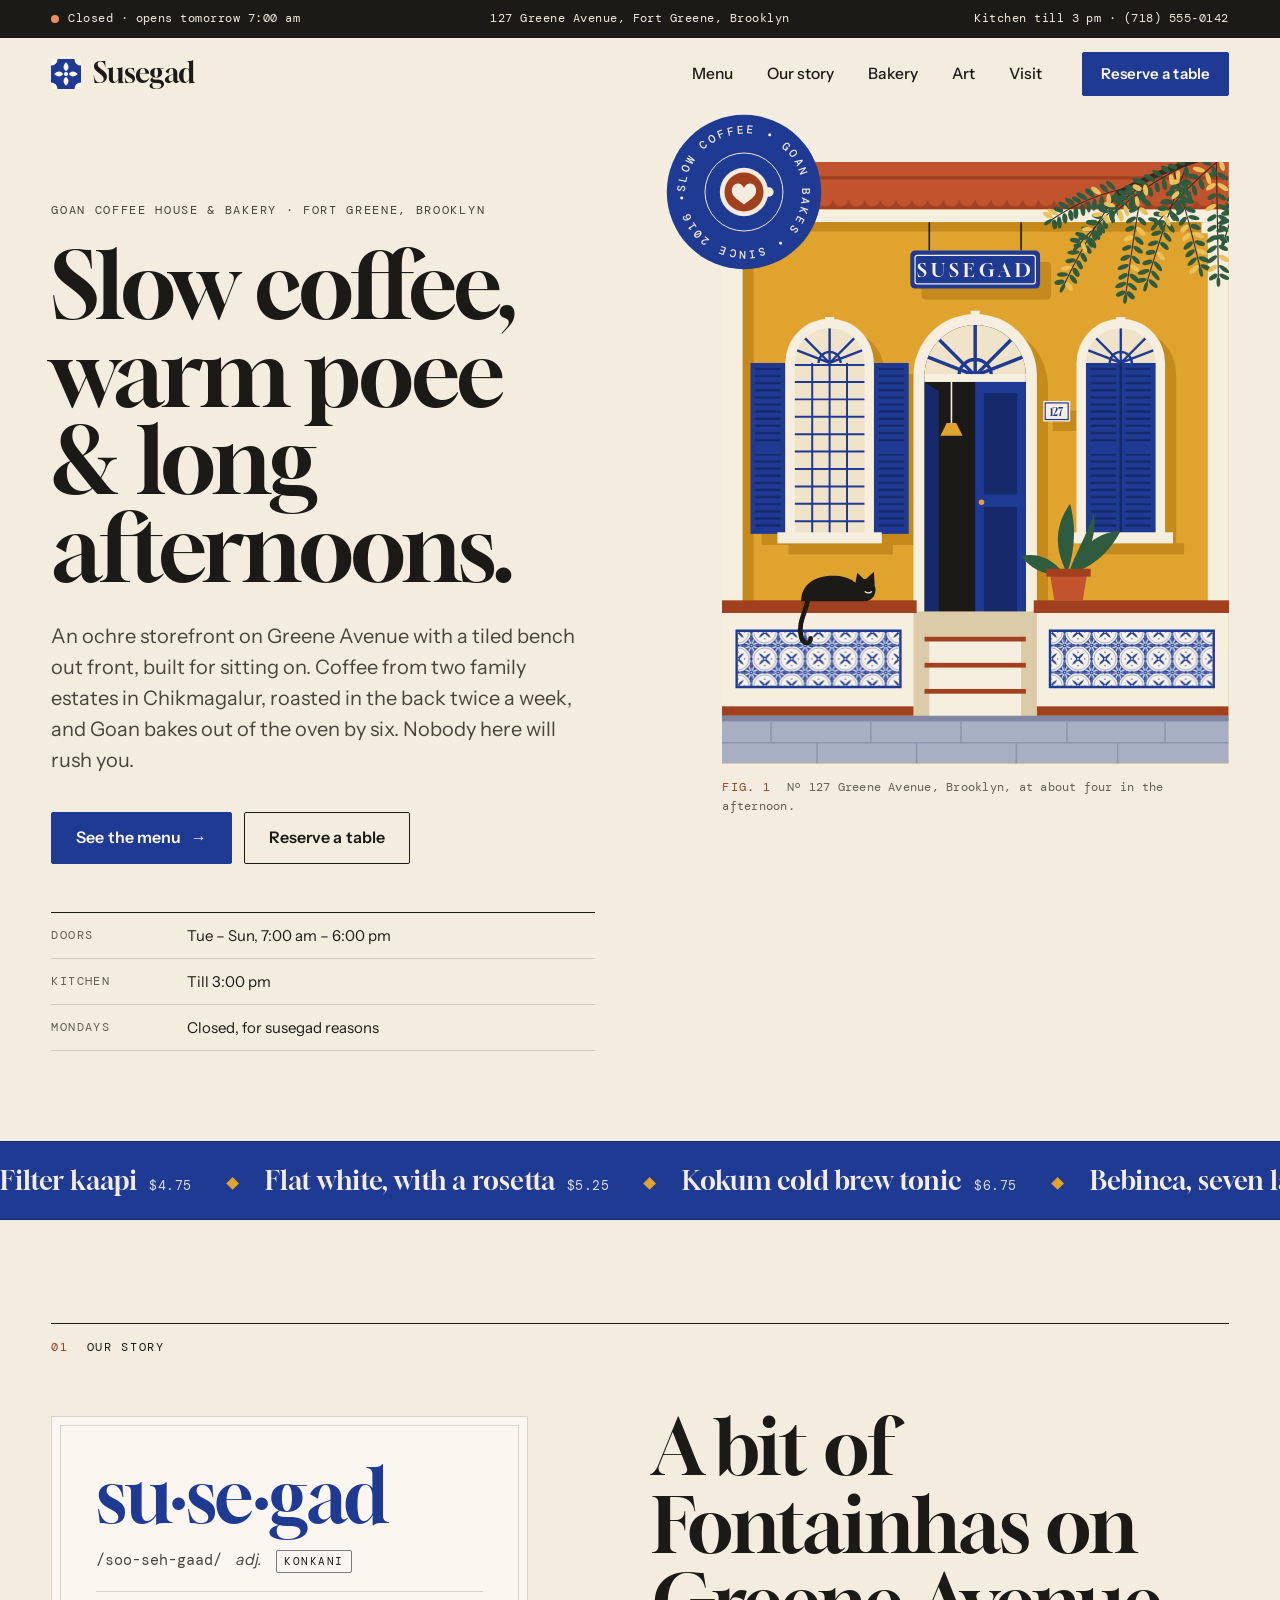
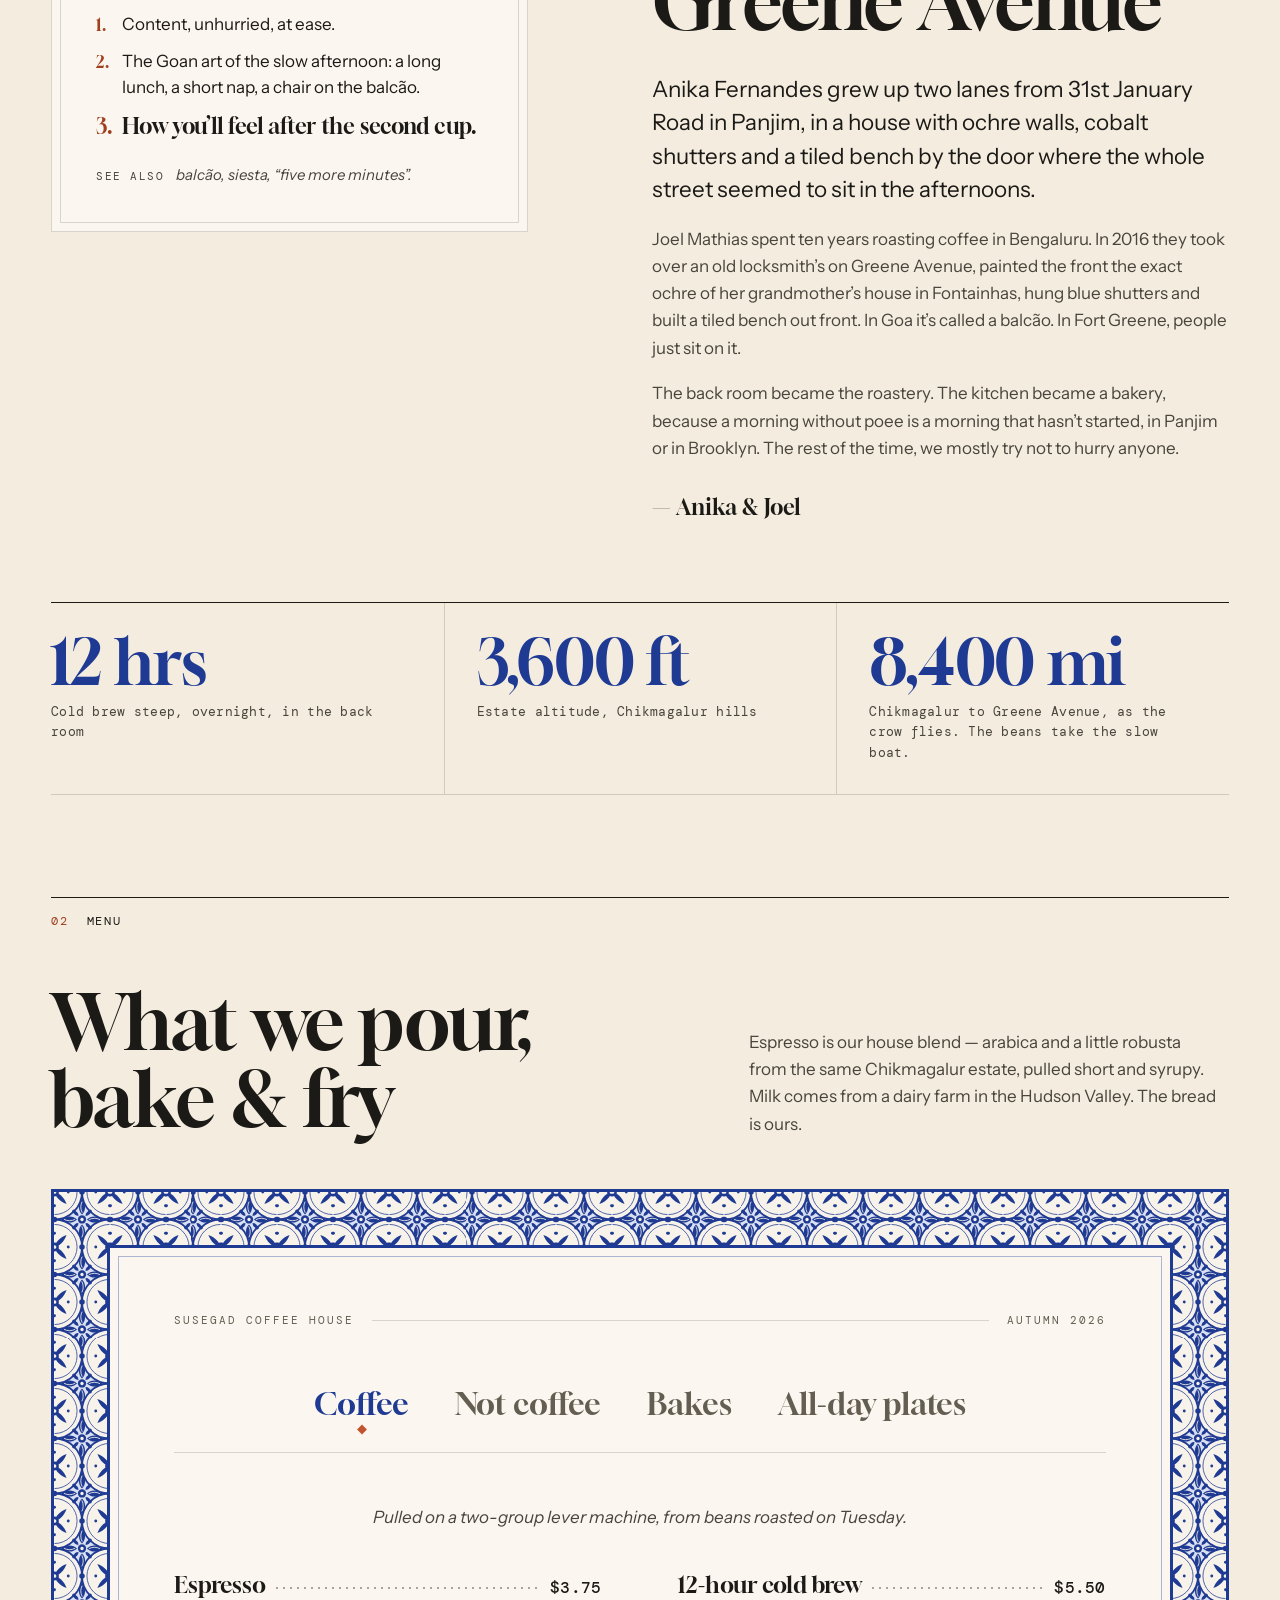
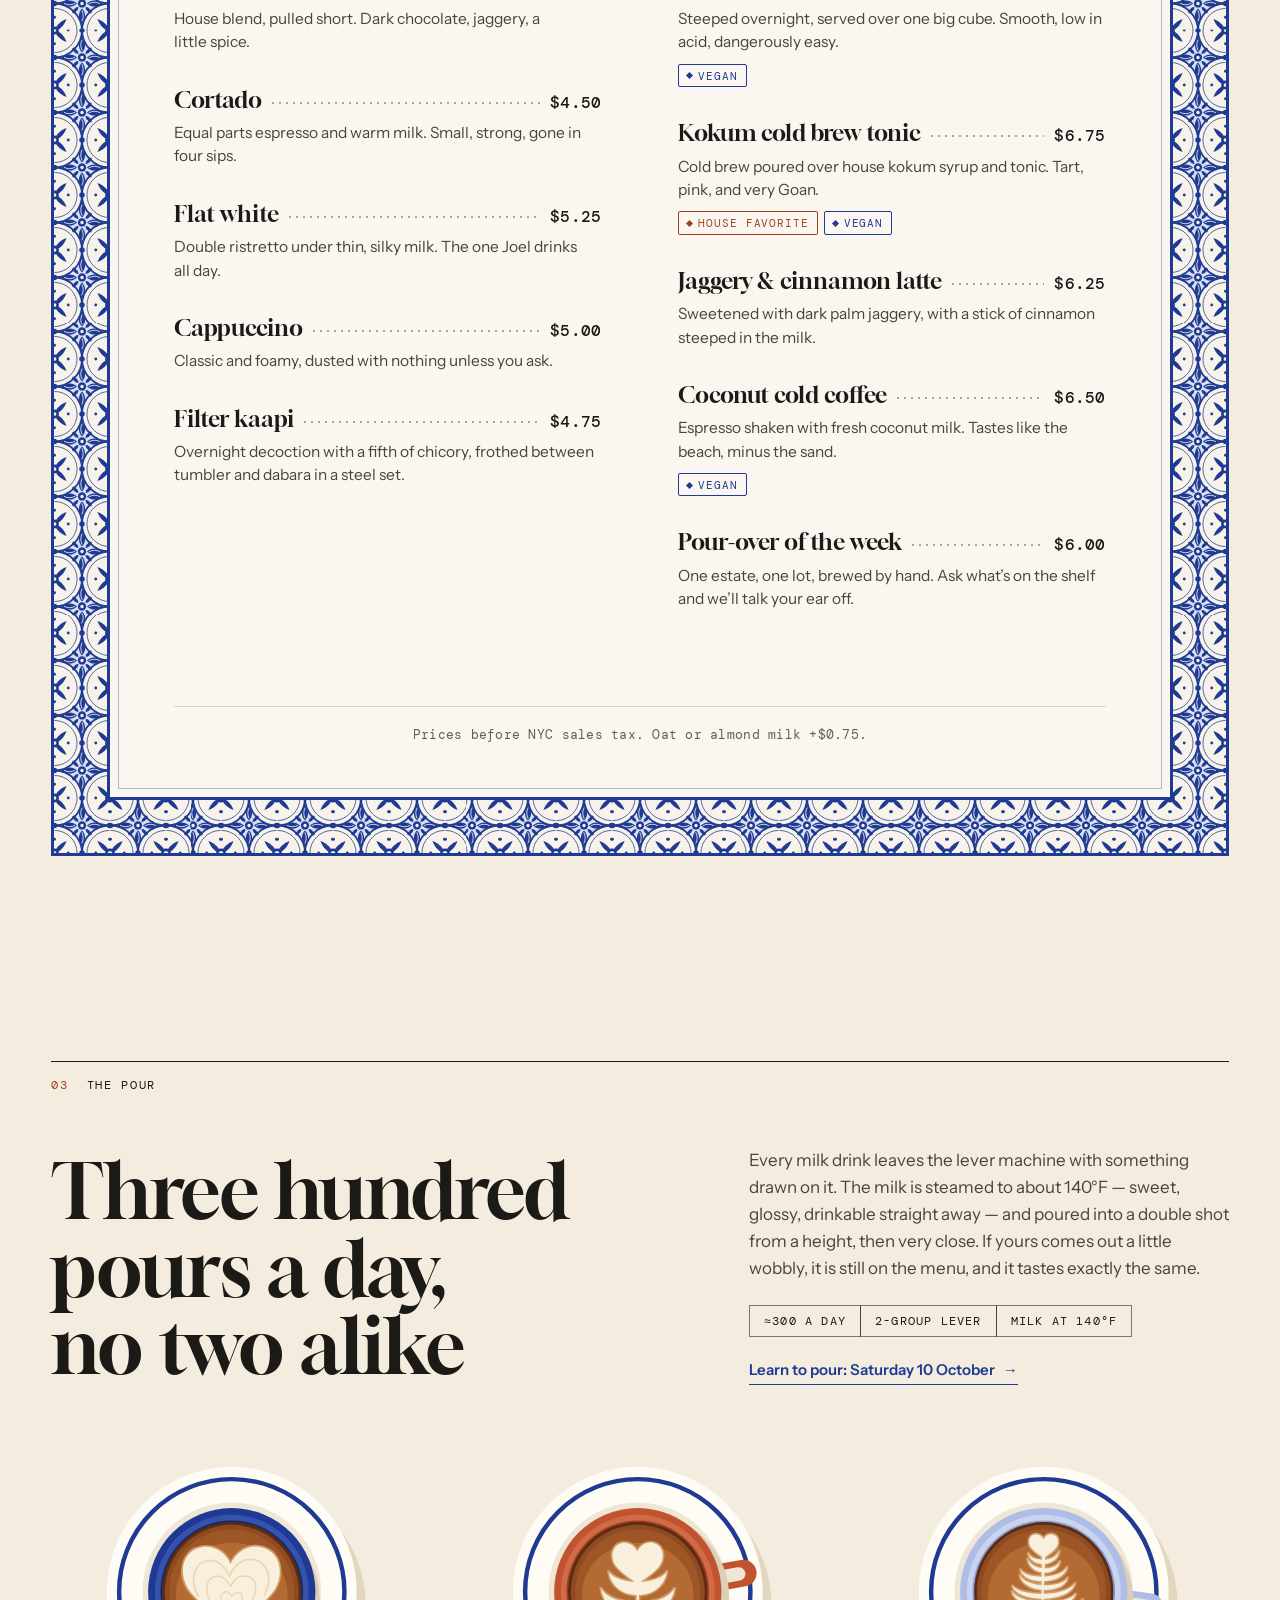
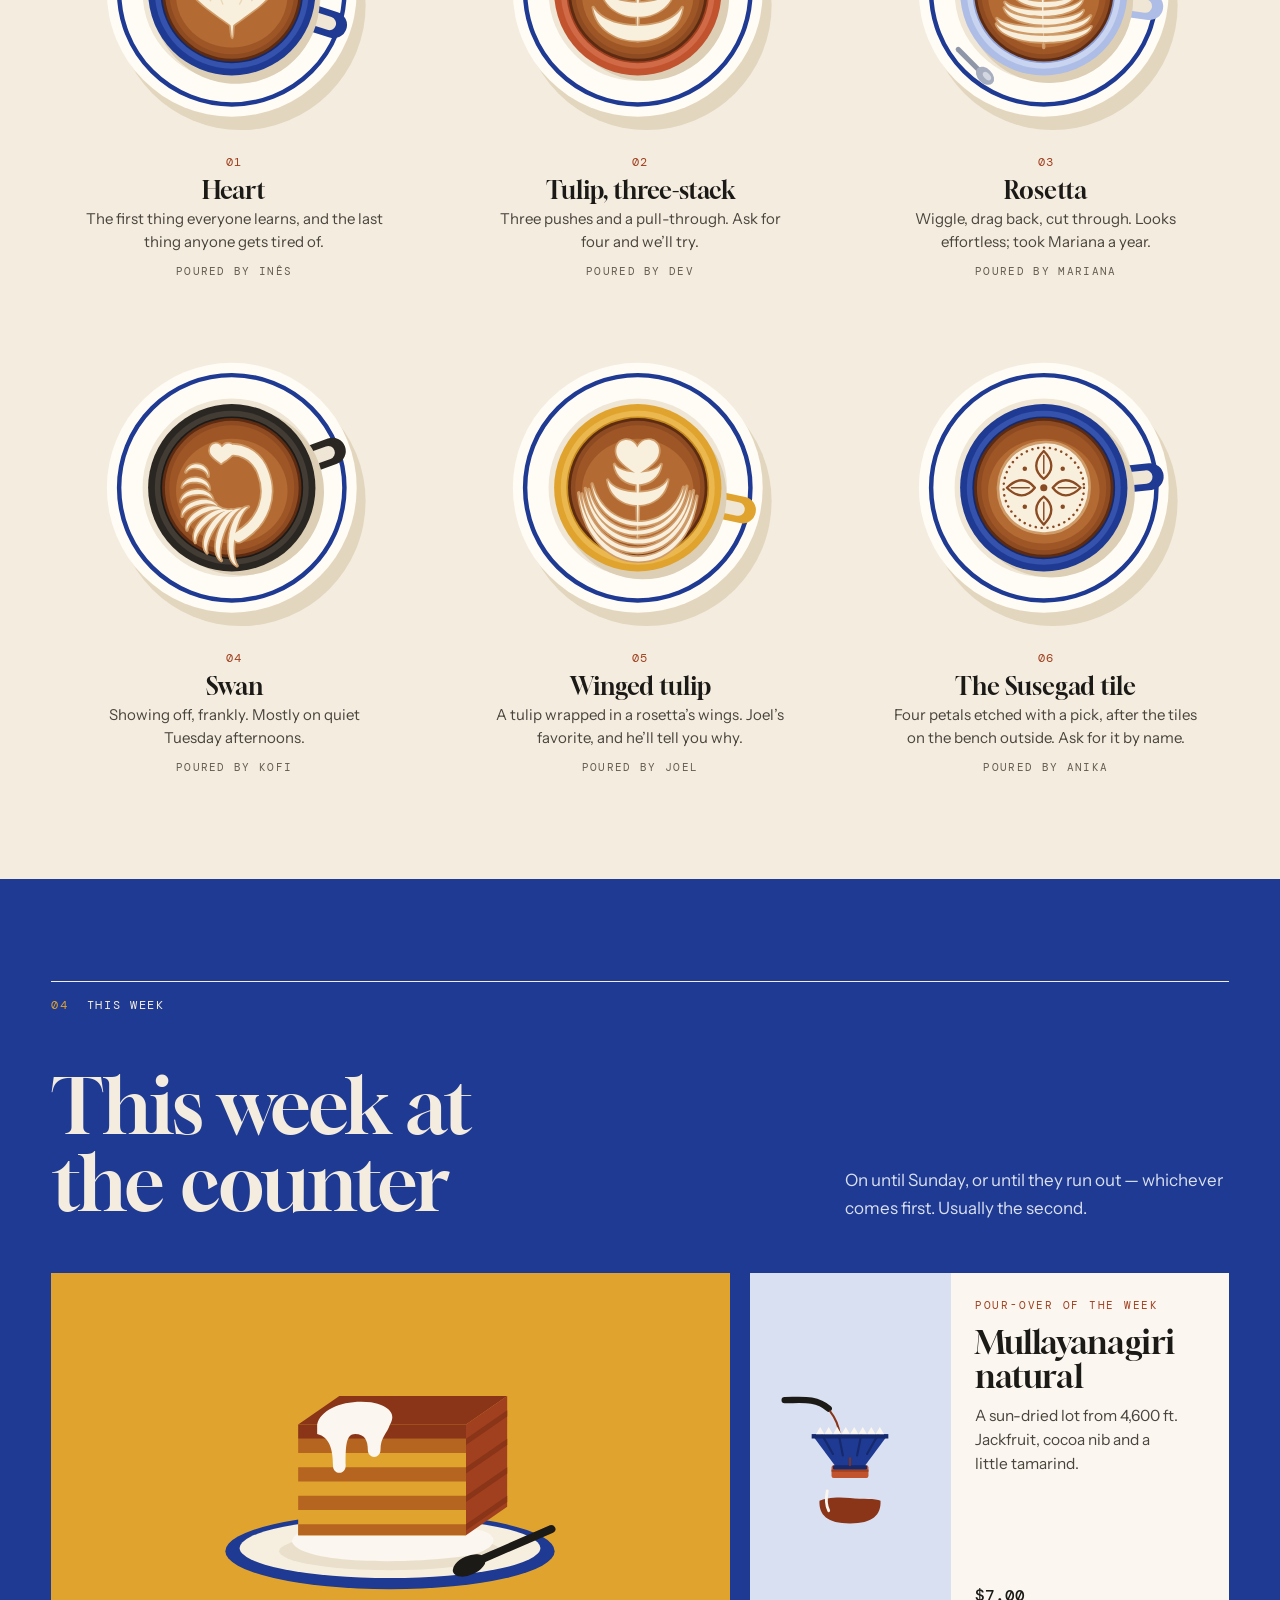
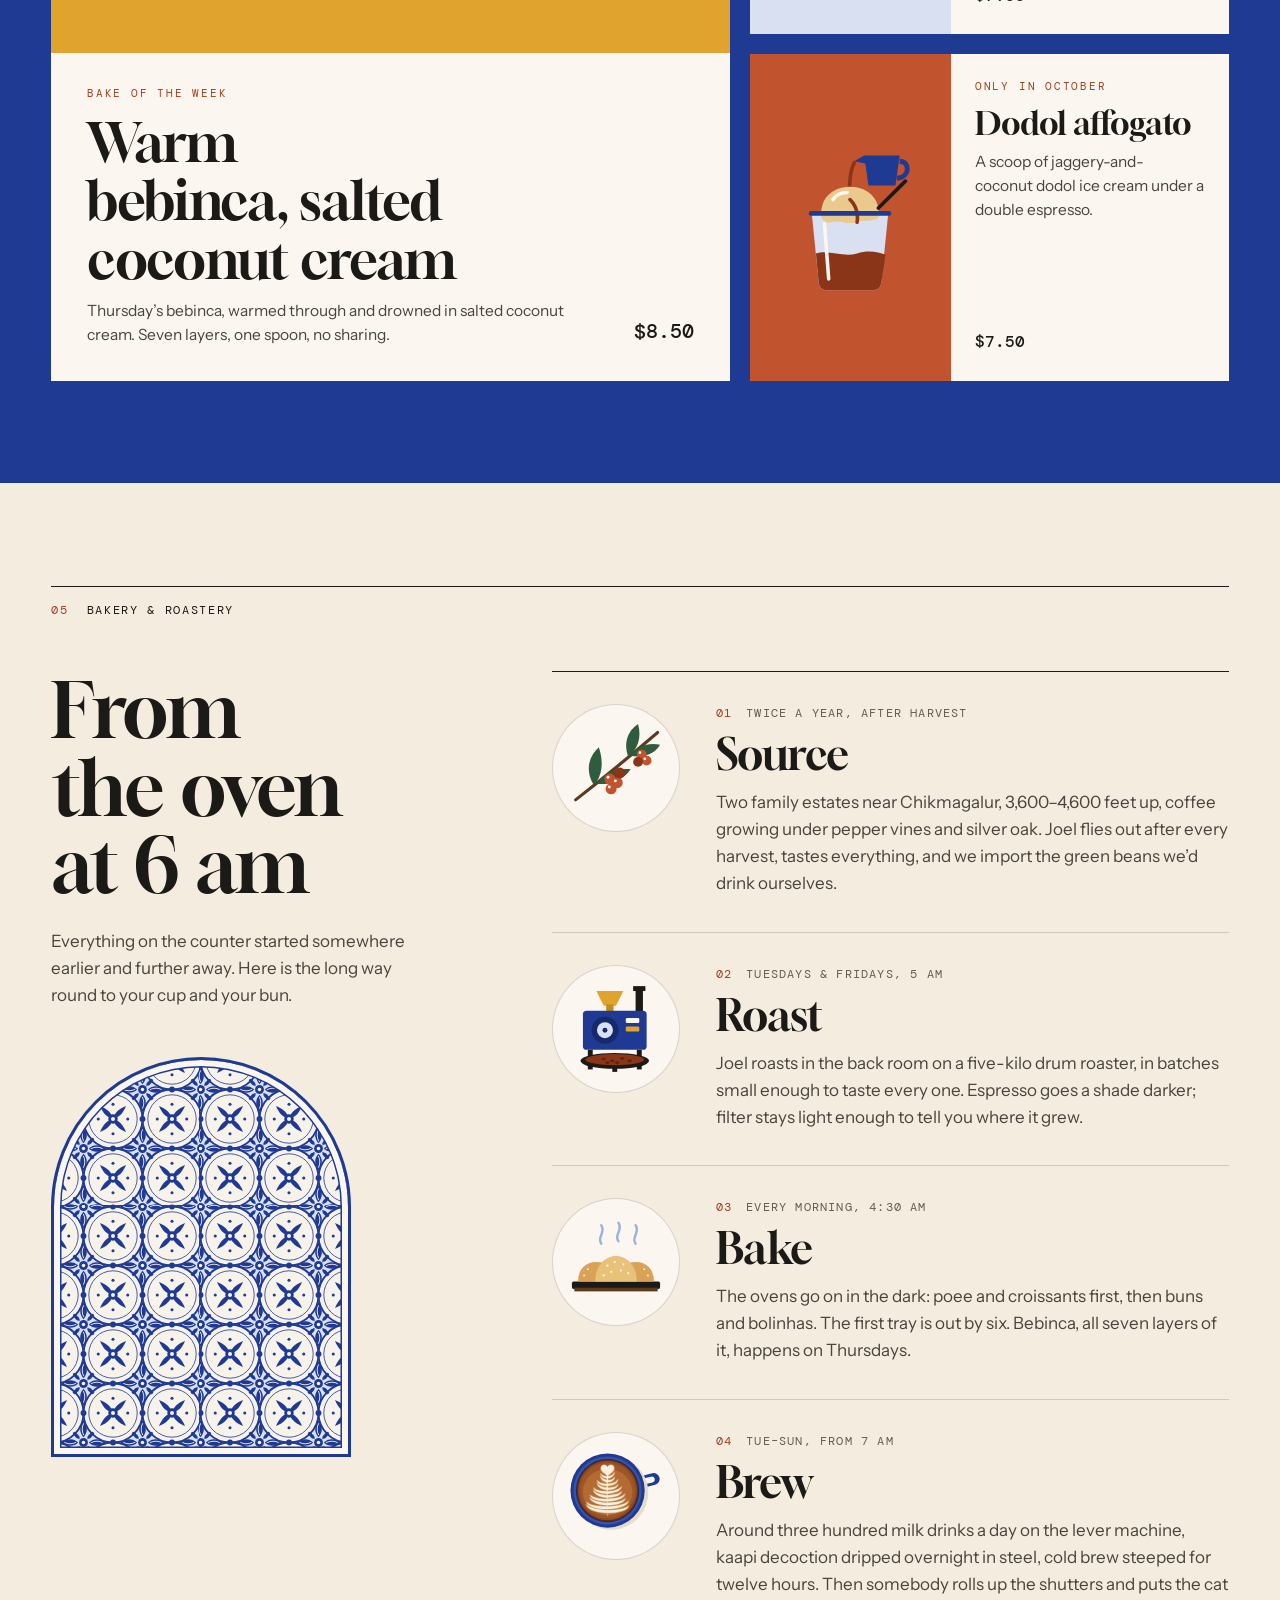
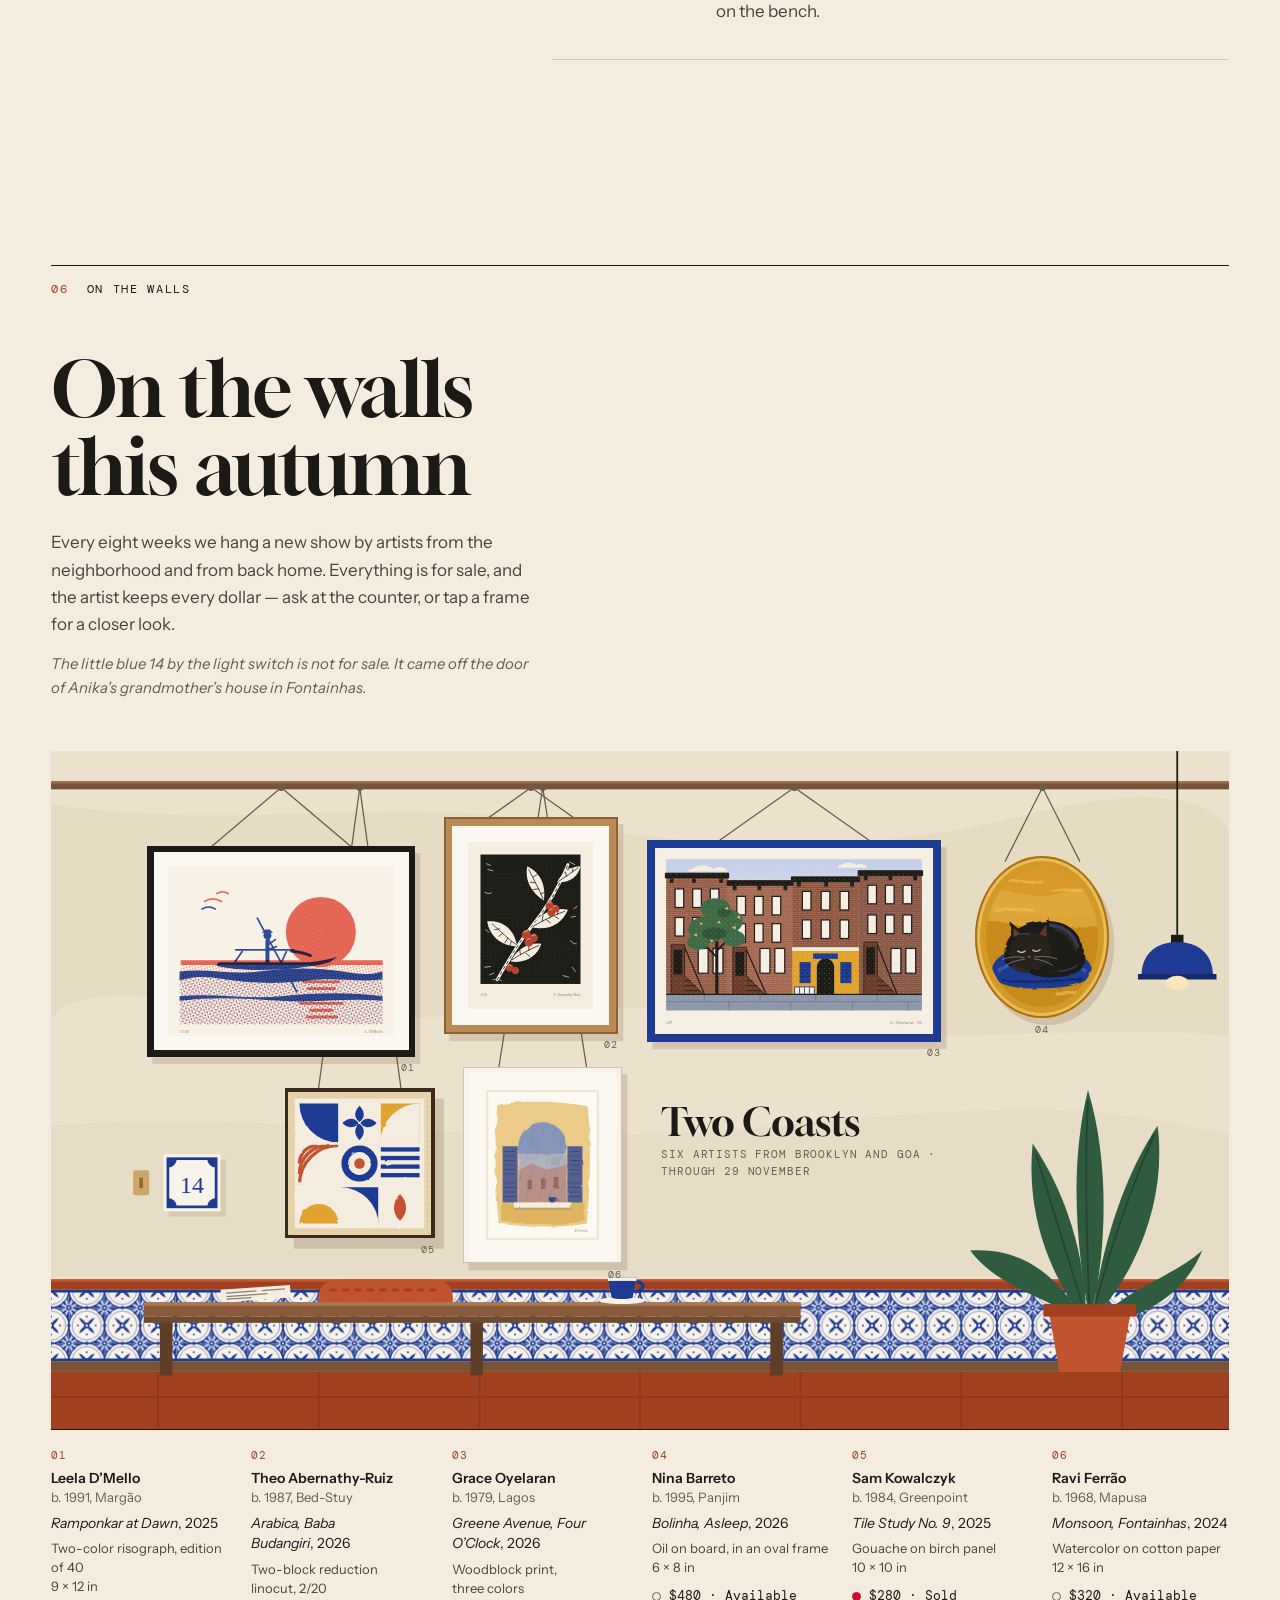
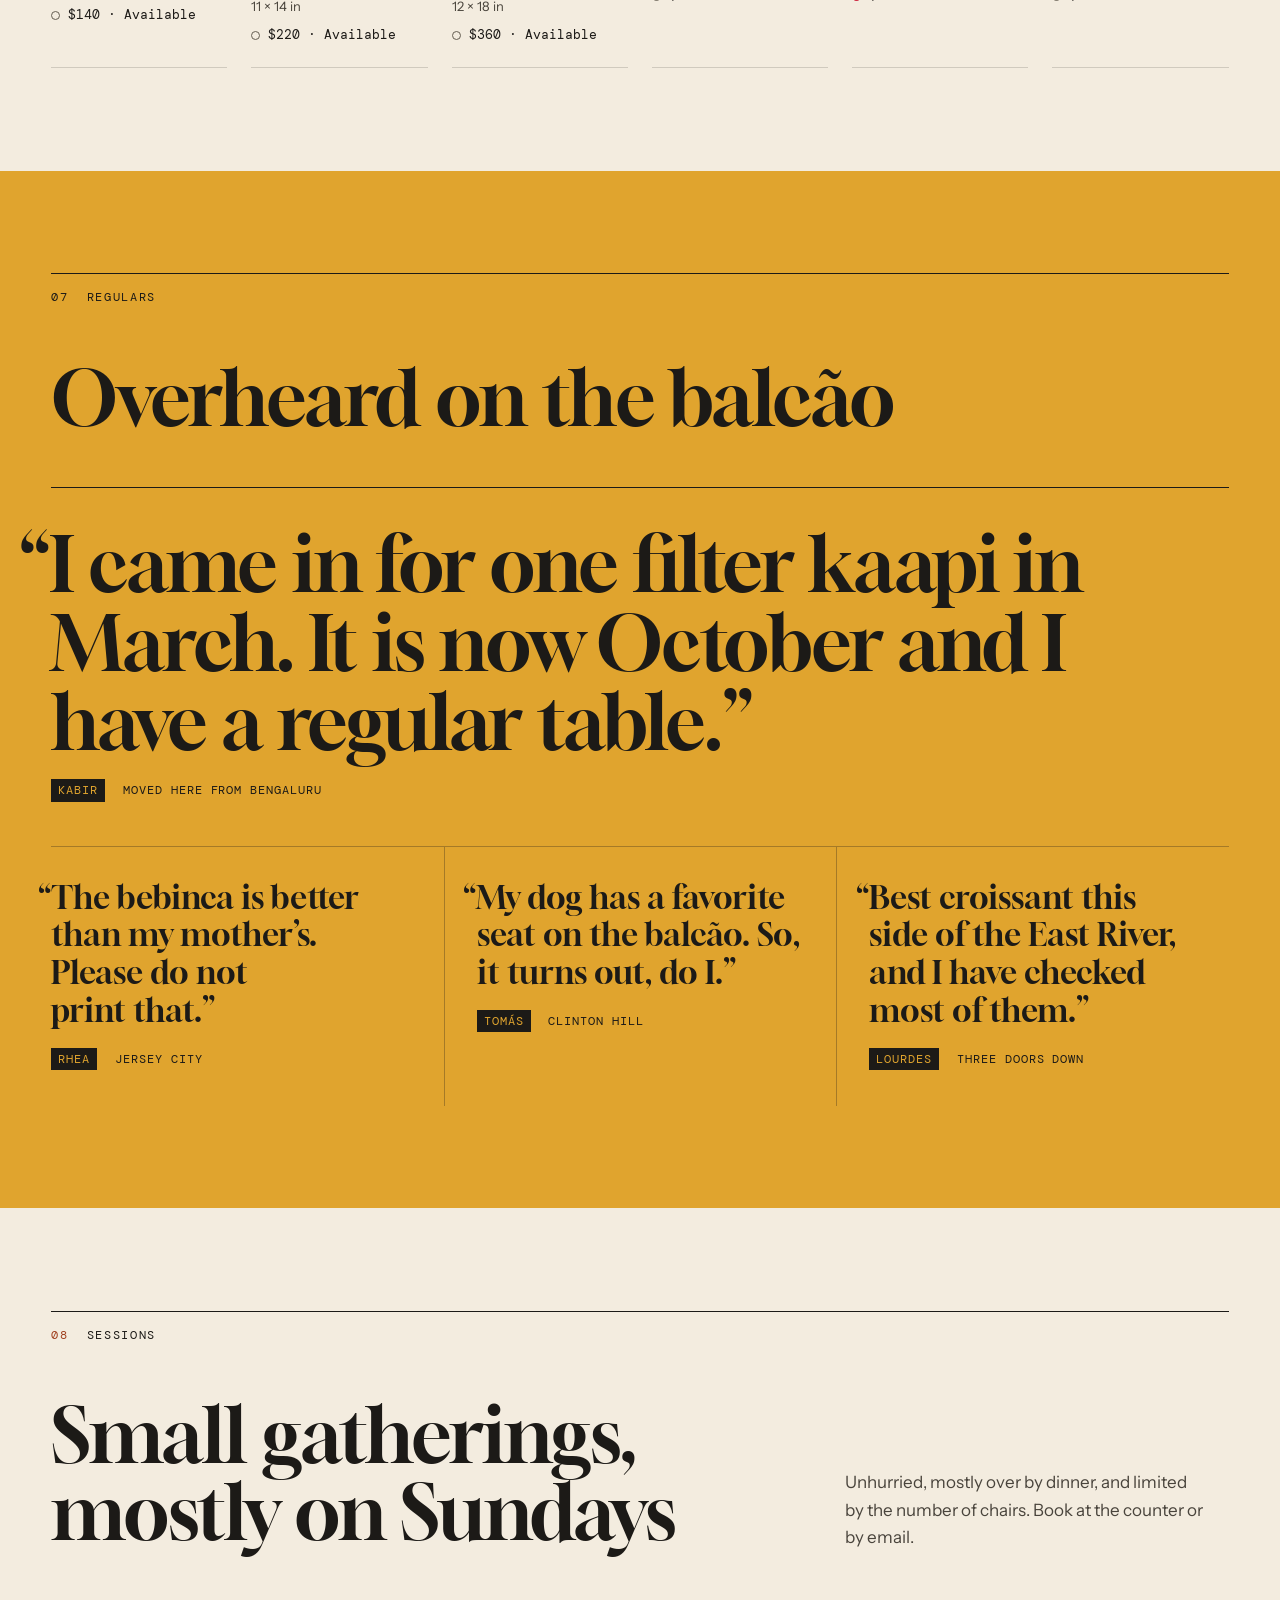
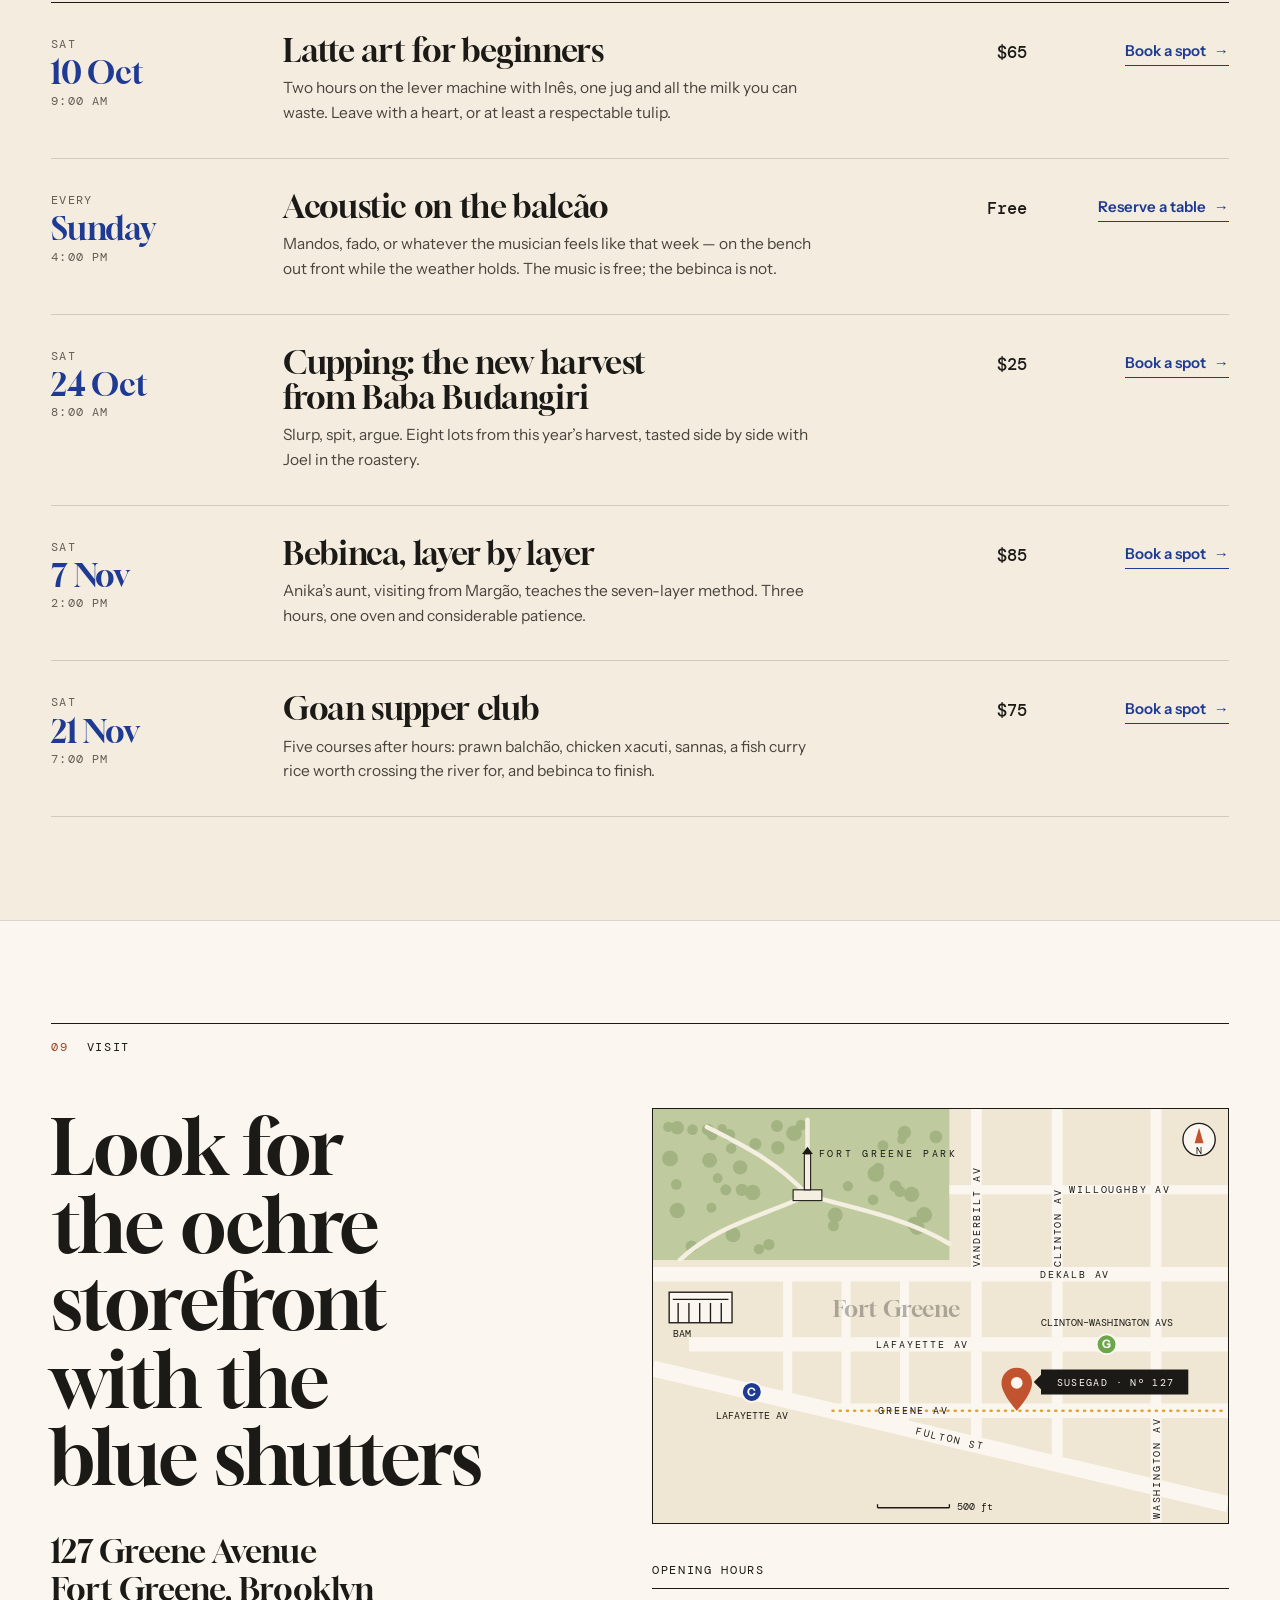
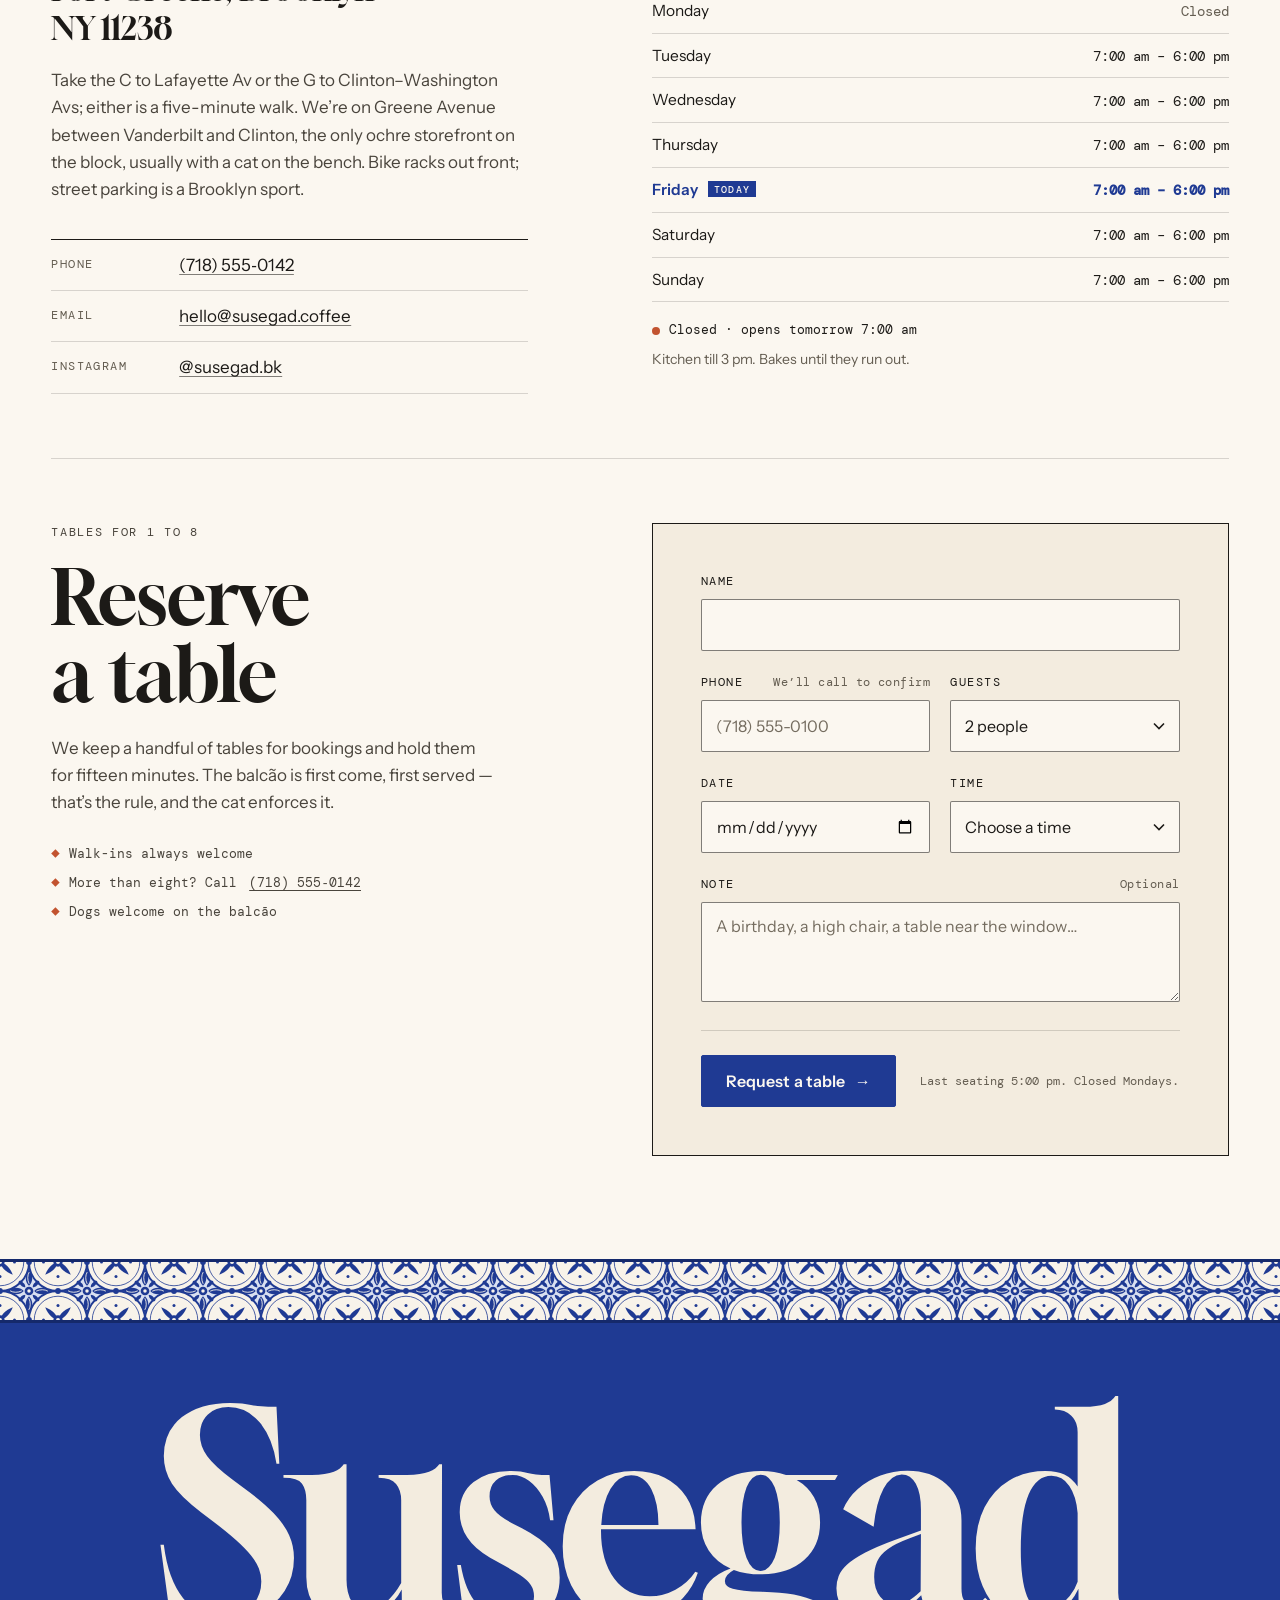
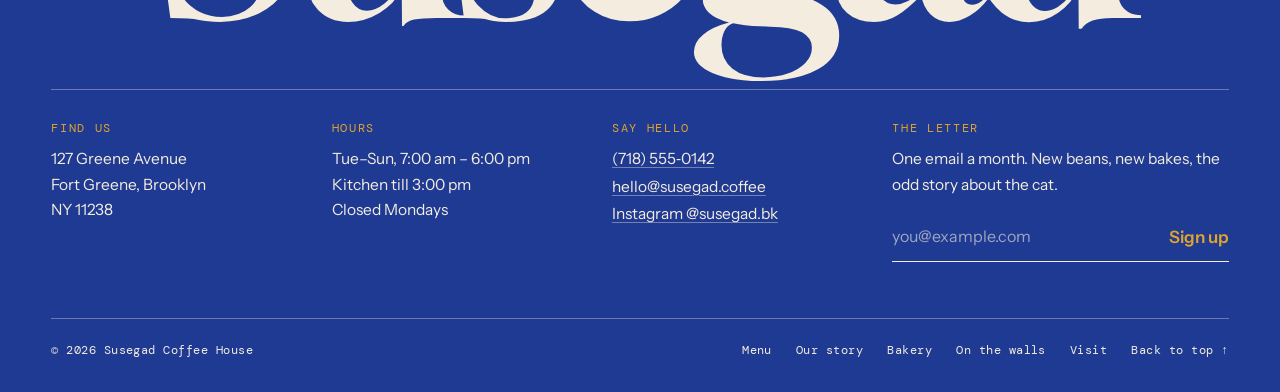
<file: index.html>
<!doctype html>
<html lang="en-US">
<head>
  <meta charset="utf-8">
  <meta name="viewport" content="width=device-width, initial-scale=1">
  <title>Susegad — Goan Coffee House &amp; Bakery in Fort Greene, Brooklyn</title>
  <meta name="description" content="A Goan coffee house and bakery on Greene Avenue in Fort Greene, Brooklyn. Small-batch Chikmagalur coffee, poee out of the oven by 6 am, latte art all day and local artists on the walls. Open Tuesday to Sunday.">
  <meta name="theme-color" content="#1F3A93">
  <link rel="canonical" href="https://susegad.coffee/">

  <meta property="og:type" content="website">
  <meta property="og:site_name" content="Susegad Coffee House">
  <meta property="og:title" content="Susegad — Goan Coffee House &amp; Bakery, Fort Greene">
  <meta property="og:description" content="Slow coffee, warm poee and long afternoons in an ochre Goan storefront on Greene Avenue, Brooklyn.">
  <meta property="og:url" content="https://susegad.coffee/">
  <meta property="og:image" content="https://susegad.coffee/assets/og-image-v2.png">
  <meta property="og:image:width" content="1200">
  <meta property="og:image:height" content="630">
  <meta property="og:image:alt" content="Illustration of Susegad’s ochre storefront with blue shutters and a tiled bench out front.">
  <meta property="og:locale" content="en_US">
  <meta name="twitter:card" content="summary_large_image">
  <meta name="twitter:title" content="Susegad — Goan Coffee House &amp; Bakery, Fort Greene">
  <meta name="twitter:description" content="Slow coffee, warm poee and long afternoons in an ochre Goan storefront on Greene Avenue, Brooklyn.">
  <meta name="twitter:image" content="https://susegad.coffee/assets/og-image-v2.png">

  <link rel="icon" href="assets/favicon.svg" type="image/svg+xml">
  <link rel="apple-touch-icon" href="assets/apple-touch-icon.png">

  <link rel="preload" href="assets/fonts/gloock-latin-400-normal.woff2" as="font" type="font/woff2" crossorigin>
  <link rel="preload" href="assets/fonts/instrument-sans-latin-wght-normal.woff2" as="font" type="font/woff2" crossorigin>
  <link rel="stylesheet" href="style.css">
  <script src="script.js" defer></script>

  <script type="application/ld+json">
  {
    "@context": "https://schema.org",
    "@type": "CafeOrCoffeeShop",
    "name": "Susegad Coffee House",
    "url": "https://susegad.coffee/",
    "image": "https://susegad.coffee/assets/og-image-v2.png",
    "telephone": "+1-718-555-0142",
    "email": "hello@susegad.coffee",
    "servesCuisine": ["Coffee", "Goan", "Bakery"],
    "priceRange": "$$",
    "address": {
      "@type": "PostalAddress",
      "streetAddress": "127 Greene Avenue",
      "addressLocality": "Brooklyn",
      "addressRegion": "NY",
      "postalCode": "11238",
      "addressCountry": "US"
    },
    "openingHoursSpecification": [{
      "@type": "OpeningHoursSpecification",
      "dayOfWeek": ["Tuesday", "Wednesday", "Thursday", "Friday", "Saturday", "Sunday"],
      "opens": "07:00",
      "closes": "18:00"
    }],
    "acceptsReservations": true
  }
  </script>
</head>
<body>
  <a class="skip-link" href="#main">Skip to content</a>

  <!-- ============ Top bar ============ -->
  <div class="topbar">
    <div class="wrap topbar__inner">
      <p class="topbar__status">
        <span class="status" data-status>
          <span class="status__dot" aria-hidden="true"></span>
          <span class="status__text">Tue–Sun · 7:00 am – 6:00 pm</span>
        </span>
      </p>
      <p class="topbar__address">127 Greene Avenue, Fort Greene, Brooklyn</p>
      <p class="topbar__extra">Kitchen till 3 pm · <a href="tel:+17185550142">(718)&nbsp;555&#8209;0142</a></p>
    </div>
  </div>

  <!-- ============ Header ============ -->
  <header class="site-header" data-header>
    <div class="wrap site-header__inner">
      <a class="brand" href="#top" aria-label="Susegad Coffee House — back to top">
        <svg class="brand__mark" viewBox="0 0 32 32" aria-hidden="true" focusable="false">
          <rect class="brand__tile" width="32" height="32" rx="3"/>
          <g class="brand__flower">
            <path d="M0 7A7 7 0 0 0 7 0H0Z"/><path d="M25 0A7 7 0 0 0 32 7V0Z"/><path d="M32 25A7 7 0 0 0 25 32H32Z"/><path d="M7 32A7 7 0 0 0 0 25V32Z"/>
            <path d="M16 3.5C19.5 7 19.5 10.5 16 13C12.5 10.5 12.5 7 16 3.5Z"/><path d="M16 28.5C12.5 25 12.5 21.5 16 19C19.5 21.5 19.5 25 16 28.5Z"/>
            <path d="M3.5 16C7 12.5 10.5 12.5 13 16C10.5 19.5 7 19.5 3.5 16Z"/><path d="M28.5 16C25 19.5 21.5 19.5 19 16C21.5 12.5 25 12.5 28.5 16Z"/>
            <circle cx="16" cy="16" r="2.2"/>
          </g>
        </svg>
        <span class="brand__word">Susegad</span>
      </a>

      <nav class="nav" aria-label="Main">
        <button class="nav__toggle" type="button" aria-expanded="false" aria-controls="nav-panel" data-nav-toggle>
          <span class="sr-only">Navigation</span>
          <span class="nav__toggle-bars" aria-hidden="true"></span>
        </button>
        <div class="nav__panel" id="nav-panel" data-nav-panel>
          <ul class="nav__list">
            <li><a href="#menu"><span class="nav__num" aria-hidden="true">01</span>Menu</a></li>
            <li><a href="#story"><span class="nav__num" aria-hidden="true">02</span>Our story</a></li>
            <li><a href="#bakery"><span class="nav__num" aria-hidden="true">03</span>Bakery</a></li>
            <li><a href="#walls"><span class="nav__num" aria-hidden="true">04</span>Art</a></li>
            <li><a href="#visit"><span class="nav__num" aria-hidden="true">05</span>Visit</a></li>
          </ul>
          <a class="btn btn--primary nav__cta" href="#reserve">Reserve a table</a>
          <div class="nav__aside">
            <div class="tile-band nav__tiles" aria-hidden="true"></div>
            <p>127 Greene Avenue<br>Fort Greene, Brooklyn</p>
            <p><span class="status" data-status><span class="status__dot" aria-hidden="true"></span><span class="status__text">Tue–Sun · 7:00 am – 6:00 pm</span></span></p>
          </div>
        </div>
      </nav>
    </div>
  </header>

  <main id="main">

    <!-- ============ Hero ============ -->
    <section class="hero" id="top" aria-labelledby="hero-title">
      <div class="wrap hero__grid">
        <div class="hero__copy">
          <p class="eyebrow">Goan coffee house &amp; bakery <span aria-hidden="true">·</span> Fort Greene, Brooklyn</p>
          <h1 class="hero__title" id="hero-title">Slow coffee, warm poee &amp; long afternoons.</h1>
          <p class="hero__lede">An ochre storefront on Greene Avenue with a tiled bench out front, built for sitting on. Coffee from two family estates in Chikmagalur, roasted in the back twice a week, and Goan bakes out of the oven by six. Nobody here will rush you.</p>
          <div class="hero__actions">
            <a class="btn btn--primary" href="#menu">See the menu <span class="btn__arrow" aria-hidden="true">→</span></a>
            <a class="btn btn--ghost" href="#reserve">Reserve a table</a>
          </div>
          <dl class="hours-card">
            <div class="hours-card__row">
              <dt>Doors</dt>
              <dd>Tue – Sun, 7:00 am – 6:00 pm</dd>
            </div>
            <div class="hours-card__row">
              <dt>Kitchen</dt>
              <dd>Till 3:00 pm</dd>
            </div>
            <div class="hours-card__row">
              <dt>Mondays</dt>
              <dd>Closed, for susegad reasons</dd>
            </div>
          </dl>
        </div>

        <figure class="hero__art">
          <svg class="facade" viewBox="0 0 640 760" role="img" aria-labelledby="facade-title facade-desc">
            <title id="facade-title">The front of Susegad</title>
            <desc id="facade-desc">An ochre storefront painted like a Portuguese-era Goan house, with a blue enamel sign reading Susegad, arched windows with cobalt shutters, an open door, a blue-and-white tiled bench out front, a potted plant, a street tree and a black cat asleep on the bench.</desc>
            <defs>
              <pattern id="fx-slats" width="8" height="9" patternUnits="userSpaceOnUse"><rect width="8" height="9" fill="#1F3A93"/><rect y="6" width="8" height="3" fill="#15296B"/></pattern>
              <pattern id="fx-scallops" width="20" height="20" patternUnits="userSpaceOnUse" y="36"><rect width="20" height="10" fill="#C2532F"/><circle cx="10" cy="10" r="10" fill="#C2532F"/></pattern>
              <pattern id="fx-tiles-l" width="34" height="34" patternUnits="userSpaceOnUse" x="20" y="594"><image href="assets/tile.svg" width="34" height="34"/></pattern>
              <pattern id="fx-tiles-r" width="34" height="34" patternUnits="userSpaceOnUse" x="416" y="594"><image href="assets/tile.svg" width="34" height="34"/></pattern>
              <g id="fx-leaf">
                <rect width="44" height="216" fill="#1F3A93"/>
                <rect x="6" y="6" width="32" height="95" fill="url(#fx-slats)"/>
                <rect x="6" y="115" width="32" height="95" fill="url(#fx-slats)"/>
              </g>
              <g id="fx-fan">
                <path d="M-44 0A44 44 0 0 1 44 0Z" fill="#EFE3C9"/>
                <path d="M0 0V-44M0 0L-31-31M0 0L31-31M0 0L-41-16M0 0L41-16M-14 0A14 14 0 0 1 14 0" fill="none" stroke="#1F3A93" stroke-width="3"/>
              </g>
            </defs>

            <!-- wall -->
            <rect width="640" height="760" fill="#E0A42E"/>

            <!-- roof eave -->
            <rect width="640" height="60" fill="#A0401F"/>
            <rect width="640" height="46" fill="#C2532F"/>
            <rect y="36" width="640" height="20" fill="url(#fx-scallops)"/>
            <rect y="18" width="640" height="4" fill="#A0401F"/>
            <rect y="60" width="640" height="16" fill="#F6EEDF"/>
            <rect y="76" width="640" height="12" fill="#C68A1C"/>

            <!-- afternoon shadows, light from the upper left -->
            <g fill="#C68A1C">
              <path d="M94 484V268A56 56 0 0 1 206 268V484Z"/>
              <rect x="50" y="268" width="44" height="216"/>
              <rect x="206" y="268" width="44" height="216"/>
              <path d="M462 484V268A56 56 0 0 1 574 268V484Z"/>
              <path d="M256 600V284A78 78 0 0 1 412 284V600Z"/>
              <rect x="252" y="126" width="164" height="48" rx="6"/>
              <rect x="84" y="482" width="132" height="14"/>
              <rect x="452" y="482" width="132" height="14"/>
              <rect x="14" y="88" width="26" height="520"/>
              <rect x="418" y="314" width="34" height="26"/>
            </g>

            <!-- pilasters -->
            <g fill="#F6EEDF">
              <rect y="76" width="26" height="540"/><rect y="76" width="34" height="14"/>
              <rect x="614" y="76" width="26" height="540"/><rect x="606" y="76" width="34" height="14"/>
            </g>

            <!-- left window: shutters open, oyster-shell panes -->
            <use href="#fx-leaf" x="36" y="254"/>
            <use href="#fx-leaf" x="192" y="254"/>
            <path d="M80 470V254A56 56 0 0 1 192 254V470Z" fill="#F6EEDF"/>
            <path d="M92 470V254A44 44 0 0 1 180 254V470Z" fill="#EFE3C9"/>
            <use href="#fx-fan" x="136" y="254"/>
            <path d="M92 256.5H180M136 254V470M92 278H180M92 300H180M92 322H180M92 344H180M92 366H180M92 388H180M92 410H180M92 432H180M92 454H180M114 254V470M158 254V470" stroke="#1F3A93" stroke-width="2.5"/>
            <path d="M130 196h12l-2 14h-8Z" fill="#F6EEDF"/>
            <rect x="70" y="468" width="132" height="14" fill="#F6EEDF"/>

            <!-- right window: shutters closed -->
            <path d="M448 470V254A56 56 0 0 1 560 254V470Z" fill="#F6EEDF"/>
            <path d="M460 470V254A44 44 0 0 1 548 254V470Z" fill="#EFE3C9"/>
            <use href="#fx-fan" x="504" y="254"/>
            <use href="#fx-leaf" x="460" y="254"/>
            <use href="#fx-leaf" x="504" y="254"/>
            <rect x="502.5" y="254" width="3" height="216" fill="#15296B"/>
            <path d="M498 196h12l-2 14h-8Z" fill="#F6EEDF"/>
            <rect x="438" y="468" width="132" height="14" fill="#F6EEDF"/>

            <!-- door, one leaf open -->
            <path d="M242 600V270A78 78 0 0 1 398 270V600Z" fill="#F6EEDF"/>
            <path d="M256 600V270A64 64 0 0 1 384 270V600Z" fill="#1C1A17"/>
            <use href="#fx-fan" transform="translate(320 270) scale(1.4545)"/>
            <rect x="256" y="268" width="128" height="10" fill="#F6EEDF"/>
            <path d="M290 278V330" stroke="#F6EEDF" stroke-width="2"/>
            <path d="M276 346l8-16h12l8 16Z" fill="#E0A42E"/>
            <path d="M256 278l18 12v302l-18 8Z" fill="#15296B"/>
            <rect x="320" y="278" width="64" height="322" fill="#1F3A93"/>
            <rect x="331" y="292" width="42" height="128" fill="#15296B"/>
            <rect x="331" y="436" width="42" height="150" fill="#15296B"/>
            <circle cx="328" cy="430" r="3.5" fill="#E0A42E"/>
            <path d="M314 188h12l-2 16h-8Z" fill="#F6EEDF"/>

            <!-- house number tile -->
            <rect x="406" y="302" width="34" height="26" fill="#F6EEDF"/>
            <rect x="408.5" y="304.5" width="29" height="21" fill="none" stroke="#1F3A93" stroke-width="1.5"/>
            <text x="423" y="320.5" text-anchor="middle" font-family="Gloock, Georgia, serif" font-size="12.5" fill="#1F3A93">127</text>

            <!-- enamel sign -->
            <path d="M262 76V112M378 76V112" stroke="#1C1A17" stroke-width="2"/>
            <rect x="238" y="112" width="164" height="48" rx="6" fill="#1F3A93"/>
            <rect x="244" y="118" width="152" height="36" rx="3" fill="none" stroke="#F6EEDF" stroke-width="1.5"/>
            <text x="321" y="145" text-anchor="middle" font-family="Gloock, Georgia, serif" font-size="24" letter-spacing="5" fill="#F6EEDF">SUSEGAD</text>

            <!-- balcão: tiled seats either side of the steps -->
            <rect y="568" width="640" height="132" fill="#DCCBA9"/>
            <rect y="568" width="242" height="132" fill="#F6EEDF"/>
            <rect x="398" y="568" width="242" height="132" fill="#F6EEDF"/>
            <rect x="20" y="594" width="204" height="68" fill="url(#fx-tiles-l)"/>
            <rect x="416" y="594" width="204" height="68" fill="url(#fx-tiles-r)"/>
            <path d="M18.5 592.5h207v71h-207ZM414.5 592.5h207v71h-207Z" fill="none" stroke="#1F3A93" stroke-width="3"/>
            <g fill="#A0401F">
              <rect x="-4" y="554" width="250" height="16"/><rect x="394" y="554" width="250" height="16"/>
              <rect y="688" width="242" height="12"/><rect x="398" y="688" width="242" height="12"/>
            </g>
            <rect x="262" y="600" width="116" height="100" fill="#F6EEDF"/>
            <g fill="#A0401F"><rect x="256" y="600" width="128" height="6"/><rect x="256" y="633" width="128" height="6"/><rect x="256" y="666" width="128" height="6"/></g>

            <!-- bluestone sidewalk -->
            <rect y="700" width="640" height="60" fill="#A7AFC2"/>
            <rect y="700" width="640" height="7" fill="#7F88A0"/>
            <path d="M0 734H640M62 707V734M188 707V734M302 707V734M436 707V734M560 707V734M120 734V760M246 734V760M372 734V760M500 734V760" stroke="#8D96AD" stroke-width="2"/>

            <!-- the cat, asleep, tail over the edge -->
            <g fill="#1C1A17">
              <path d="M100 555C100 535 116 523 140 523C162 523 176 533 178 550V555Z"/>
              <circle cx="180" cy="541" r="14"/>
              <path d="M168 535l3-16 10 10Z"/>
              <path d="M181 528l11-10 1 17Z"/>
            </g>
            <path d="M108 556C104 572 96 584 100 600C103 610 112 610 112 602" fill="none" stroke="#1C1A17" stroke-width="6" stroke-linecap="round"/>
            <path d="M181 543q4 3 8 0" fill="none" stroke="#F6EEDF" stroke-width="1.6" stroke-linecap="round"/>

            <!-- potted plant -->
            <g fill="#2F5B3F">
              <path d="M436 520C420 488 420 460 440 432C448 462 446 492 436 520Z"/>
              <path d="M440 520C452 484 476 468 504 466C490 492 470 512 440 520Z"/>
              <path d="M432 520C416 500 398 494 378 498C392 516 410 524 432 520Z"/>
              <path d="M438 520C446 496 462 470 470 444C474 476 462 504 438 520Z"/>
            </g>
            <path d="M414 518h48l-6 36h-36Z" fill="#C2532F"/>
            <rect x="410" y="514" width="56" height="10" fill="#A0401F"/>

            <!-- honey-locust street tree leaning in from the right, just turning -->
            <path d="M700 -30C620 -10 560 6 500 40" fill="none" stroke="#3A2A1E" stroke-width="7" stroke-linecap="round"/>
            <path d="M681.2 -25.3C662.9 14.7 646.8 59.8 635.4 96.8M663.1 -20.6C680.4 24.1 695.7 73.3 706.5 113.2M645.6 -16.0C607.1 12.7 573.5 47.9 549.4 77.8M624.5 -10.1C625.7 43.9 626.7 101.1 627.4 146.8M604.3 -4.0C561.8 13.5 524.6 38.9 498.0 61.8M588.6 1.0C567.9 53.1 549.7 108.6 536.8 153.1M569.5 7.8C583.4 49.6 595.5 96.1 604.2 134.2M550.8 15.2C511.0 42.0 476.1 75.4 451.2 104.1M532.5 23.3C523.6 72.5 515.8 125.5 510.2 168.3M514.4 32.2C475.1 39.8 440.8 56.5 416.2 73.2M500.0 40.0C472.9 77.2 449.2 119.7 432.3 155.0" fill="none" stroke="#3A2A1E" stroke-width="1.4" stroke-linecap="round"/>
            <g fill="#2F5B3F"><ellipse cx="665.3" cy="-7.1" rx="6.8" ry="3.1" transform="rotate(174.2 665.3 -7.1)"/><ellipse cx="674.2" cy="8.6" rx="6.6" ry="2.9" transform="rotate(52.5 674.2 8.6)"/><ellipse cx="661.3" cy="4.5" rx="6.8" ry="3.1" transform="rotate(163.5 661.3 4.5)"/><ellipse cx="669.7" cy="18.6" rx="6.2" ry="2.9" transform="rotate(53.0 669.7 18.6)"/><ellipse cx="656.6" cy="14.1" rx="7.1" ry="3.0" transform="rotate(169.1 656.6 14.1)"/><ellipse cx="666.5" cy="30.0" rx="7.6" ry="2.8" transform="rotate(53.4 666.5 30.0)"/><ellipse cx="652.3" cy="24.5" rx="7.4" ry="2.8" transform="rotate(168.2 652.3 24.5)"/><ellipse cx="663.1" cy="39.1" rx="7.0" ry="2.8" transform="rotate(45.7 663.1 39.1)"/><ellipse cx="659.6" cy="49.9" rx="7.6" ry="3.3" transform="rotate(47.3 659.6 49.9)"/><ellipse cx="644.7" cy="46.1" rx="7.6" ry="3.3" transform="rotate(161.6 644.7 46.1)"/><ellipse cx="656.4" cy="59.6" rx="7.6" ry="3.0" transform="rotate(43.3 656.4 59.6)"/><ellipse cx="642.4" cy="55.1" rx="6.0" ry="3.3" transform="rotate(167.1 642.4 55.1)"/><ellipse cx="652.1" cy="70.6" rx="7.7" ry="2.8" transform="rotate(50.9 652.1 70.6)"/><ellipse cx="637.8" cy="64.7" rx="7.1" ry="3.1" transform="rotate(171.3 637.8 64.7)"/><ellipse cx="648.9" cy="79.1" rx="6.9" ry="3.3" transform="rotate(44.3 648.9 79.1)"/><ellipse cx="634.2" cy="75.8" rx="7.6" ry="3.1" transform="rotate(163.6 634.2 75.8)"/><ellipse cx="631.6" cy="85.5" rx="7.1" ry="3.0" transform="rotate(162.1 631.6 85.5)"/><ellipse cx="641.8" cy="98.8" rx="6.8" ry="2.9" transform="rotate(52.7 641.8 98.8)"/><ellipse cx="627.8" cy="94.8" rx="7.8" ry="2.8" transform="rotate(164.4 627.8 94.8)"/><ellipse cx="633.9" cy="101.5" rx="6" ry="2.4" transform="rotate(107.2 633.9 101.5)"/><ellipse cx="679.3" cy="-0.3" rx="7.5" ry="3.1" transform="rotate(6.9 679.3 -0.3)"/><ellipse cx="664.2" cy="4.9" rx="7.3" ry="3.1" transform="rotate(134.4 664.2 4.9)"/><ellipse cx="682.2" cy="11.8" rx="6.5" ry="3.3" transform="rotate(13.9 682.2 11.8)"/><ellipse cx="668.8" cy="15.4" rx="6.3" ry="2.9" transform="rotate(135.5 668.8 15.4)"/><ellipse cx="686.2" cy="22.9" rx="6.6" ry="3.2" transform="rotate(12.3 686.2 22.9)"/><ellipse cx="672.3" cy="27.2" rx="7.0" ry="3.1" transform="rotate(135.6 672.3 27.2)"/><ellipse cx="690.7" cy="35.8" rx="7.6" ry="3.2" transform="rotate(20.7 690.7 35.8)"/><ellipse cx="676.4" cy="38.4" rx="6.7" ry="3.2" transform="rotate(134.5 676.4 38.4)"/><ellipse cx="692.8" cy="46.7" rx="6.0" ry="2.8" transform="rotate(22.5 692.8 46.7)"/><ellipse cx="680.1" cy="50.9" rx="7.6" ry="3.0" transform="rotate(129.2 680.1 50.9)"/><ellipse cx="683.6" cy="61.2" rx="7.0" ry="2.9" transform="rotate(134.0 683.6 61.2)"/><ellipse cx="701.3" cy="68.7" rx="7.2" ry="3.0" transform="rotate(16.7 701.3 68.7)"/><ellipse cx="687.2" cy="72.4" rx="7.0" ry="2.9" transform="rotate(132.4 687.2 72.4)"/><ellipse cx="704.5" cy="79.0" rx="7.0" ry="3.1" transform="rotate(12.8 704.5 79.0)"/><ellipse cx="690.3" cy="82.8" rx="6.7" ry="2.9" transform="rotate(136.3 690.3 82.8)"/><ellipse cx="706.8" cy="90.4" rx="6.4" ry="3.1" transform="rotate(19.0 706.8 90.4)"/><ellipse cx="694.1" cy="93.6" rx="6.3" ry="3.2" transform="rotate(131.9 694.1 93.6)"/><ellipse cx="710.1" cy="100.3" rx="6.5" ry="2.9" transform="rotate(14.8 710.1 100.3)"/><ellipse cx="696.2" cy="105.3" rx="7.8" ry="3.1" transform="rotate(131.2 696.2 105.3)"/><ellipse cx="713.3" cy="111.2" rx="7.0" ry="3.0" transform="rotate(19.3 713.3 111.2)"/><ellipse cx="707.8" cy="118.1" rx="6" ry="2.4" transform="rotate(74.8 707.8 118.1)"/><ellipse cx="620.8" cy="-7.0" rx="8.0" ry="3.2" transform="rotate(-157.7 620.8 -7.0)"/><ellipse cx="622.1" cy="12.2" rx="6.7" ry="3.0" transform="rotate(78.9 622.1 12.2)"/><ellipse cx="612.6" cy="1.3" rx="6.9" ry="2.9" transform="rotate(-160.6 612.6 1.3)"/><ellipse cx="606.1" cy="28.1" rx="7.4" ry="3.2" transform="rotate(71.9 606.1 28.1)"/><ellipse cx="595.6" cy="18.1" rx="6.4" ry="3.3" transform="rotate(-169.2 595.6 18.1)"/><ellipse cx="597.2" cy="35.8" rx="7.1" ry="3.0" transform="rotate(76.2 597.2 35.8)"/><ellipse cx="587.9" cy="25.3" rx="6.1" ry="3.1" transform="rotate(-163.2 587.9 25.3)"/><ellipse cx="590.7" cy="43.7" rx="7.5" ry="2.9" transform="rotate(67.2 590.7 43.7)"/><ellipse cx="578.4" cy="33.2" rx="7.5" ry="2.8" transform="rotate(-165.8 578.4 33.2)"/><ellipse cx="583.0" cy="50.8" rx="6.8" ry="3.0" transform="rotate(65.8 583.0 50.8)"/><ellipse cx="571.9" cy="42.7" rx="6.2" ry="3.1" transform="rotate(-175.1 571.9 42.7)"/><ellipse cx="576.1" cy="58.8" rx="7.1" ry="3.3" transform="rotate(63.3 576.1 58.8)"/><ellipse cx="563.0" cy="50.2" rx="7.8" ry="3.0" transform="rotate(-173.7 563.0 50.2)"/><ellipse cx="569.0" cy="67.4" rx="7.7" ry="2.9" transform="rotate(65.9 569.0 67.4)"/><ellipse cx="557.1" cy="59.0" rx="6.7" ry="3.3" transform="rotate(-179.8 557.1 59.0)"/><ellipse cx="551.2" cy="65.9" rx="6.0" ry="3.1" transform="rotate(-173.8 551.2 65.9)"/><ellipse cx="555.8" cy="82.0" rx="7.0" ry="2.9" transform="rotate(66.4 555.8 82.0)"/><ellipse cx="544.7" cy="72.9" rx="6.2" ry="2.8" transform="rotate(-170.5 544.7 72.9)"/><ellipse cx="546.3" cy="81.7" rx="6" ry="2.4" transform="rotate(128.7 546.3 81.7)"/><ellipse cx="632.9" cy="18.0" rx="7.9" ry="3.0" transform="rotate(32.6 632.9 18.0)"/><ellipse cx="617.9" cy="16.8" rx="6.6" ry="3.0" transform="rotate(151.7 617.9 16.8)"/><ellipse cx="631.8" cy="44.4" rx="6.2" ry="2.9" transform="rotate(36.1 631.8 44.4)"/><ellipse cx="619.1" cy="43.7" rx="6.0" ry="3.1" transform="rotate(149.0 619.1 43.7)"/><ellipse cx="633.9" cy="57.9" rx="7.9" ry="2.9" transform="rotate(30.0 633.9 57.9)"/><ellipse cx="634.0" cy="71.6" rx="8.0" ry="3.1" transform="rotate(32.6 634.0 71.6)"/><ellipse cx="619.1" cy="70.7" rx="6.6" ry="3.0" transform="rotate(148.7 619.1 70.7)"/><ellipse cx="633.8" cy="83.9" rx="7.2" ry="3.0" transform="rotate(29.9 633.8 83.9)"/><ellipse cx="619.3" cy="83.7" rx="6.6" ry="3.0" transform="rotate(149.3 619.3 83.7)"/><ellipse cx="633.2" cy="97.6" rx="6.9" ry="3.1" transform="rotate(36.8 633.2 97.6)"/><ellipse cx="618.8" cy="97.4" rx="7.6" ry="3.0" transform="rotate(147.7 618.8 97.4)"/><ellipse cx="633.7" cy="108.6" rx="6.3" ry="2.9" transform="rotate(25.7 633.7 108.6)"/><ellipse cx="619.1" cy="110.2" rx="7.6" ry="3.0" transform="rotate(146.6 619.1 110.2)"/><ellipse cx="619.3" cy="123.0" rx="7.8" ry="2.9" transform="rotate(144.5 619.3 123.0)"/><ellipse cx="634.4" cy="135.2" rx="7.7" ry="2.8" transform="rotate(37.1 634.4 135.2)"/><ellipse cx="634.7" cy="144.9" rx="6.8" ry="2.8" transform="rotate(26.0 634.7 144.9)"/><ellipse cx="620.9" cy="145.4" rx="6.1" ry="3.1" transform="rotate(147.3 620.9 145.4)"/><ellipse cx="627.4" cy="151.8" rx="6" ry="2.4" transform="rotate(89.1 627.4 151.8)"/><ellipse cx="586.8" cy="12.7" rx="7.3" ry="3.2" transform="rotate(88.5 586.8 12.7)"/><ellipse cx="578.7" cy="-0.7" rx="7.6" ry="3.3" transform="rotate(-150.1 578.7 -0.7)"/><ellipse cx="569.5" cy="5.9" rx="6.2" ry="3.3" transform="rotate(-157.6 569.5 5.9)"/><ellipse cx="560.5" cy="9.2" rx="6.5" ry="3.2" transform="rotate(-143.8 560.5 9.2)"/><ellipse cx="559.2" cy="28.2" rx="7.6" ry="3.0" transform="rotate(80.1 559.2 28.2)"/><ellipse cx="550.2" cy="14.5" rx="7.3" ry="2.8" transform="rotate(-146.9 550.2 14.5)"/><ellipse cx="550.1" cy="32.2" rx="6.1" ry="3.0" transform="rotate(77.7 550.1 32.2)"/><ellipse cx="540.4" cy="20.1" rx="7.9" ry="3.1" transform="rotate(-150.4 540.4 20.1)"/><ellipse cx="541.4" cy="37.8" rx="6.1" ry="3.0" transform="rotate(77.5 541.4 37.8)"/><ellipse cx="531.3" cy="26.1" rx="8.0" ry="2.9" transform="rotate(-152.9 531.3 26.1)"/><ellipse cx="532.5" cy="45.3" rx="7.8" ry="2.9" transform="rotate(83.0 532.5 45.3)"/><ellipse cx="515.4" cy="38.3" rx="7.1" ry="3.0" transform="rotate(-156.0 515.4 38.3)"/><ellipse cx="518.0" cy="56.3" rx="7.5" ry="3.3" transform="rotate(74.3 518.0 56.3)"/><ellipse cx="508.0" cy="44.9" rx="6.5" ry="2.8" transform="rotate(-160.2 508.0 44.9)"/><ellipse cx="500.5" cy="50.6" rx="6.7" ry="3.0" transform="rotate(-160.2 500.5 50.6)"/><ellipse cx="493.4" cy="57.0" rx="6.6" ry="2.9" transform="rotate(-165.2 493.4 57.0)"/><ellipse cx="494.2" cy="65.1" rx="6" ry="2.4" transform="rotate(139.2 494.2 65.1)"/><ellipse cx="584.7" cy="29.5" rx="6.3" ry="3.0" transform="rotate(52.7 584.7 29.5)"/><ellipse cx="581.4" cy="42.8" rx="7.5" ry="3.1" transform="rotate(45.7 581.4 42.8)"/><ellipse cx="567.1" cy="39.1" rx="7.0" ry="3.3" transform="rotate(160.6 567.1 39.1)"/><ellipse cx="576.7" cy="56.0" rx="7.7" ry="3.2" transform="rotate(47.1 576.7 56.0)"/><ellipse cx="561.3" cy="50.6" rx="7.8" ry="3.1" transform="rotate(172.0 561.3 50.6)"/><ellipse cx="572.2" cy="69.2" rx="7.9" ry="3.2" transform="rotate(47.6 572.2 69.2)"/><ellipse cx="566.9" cy="82.7" rx="7.9" ry="3.1" transform="rotate(54.4 566.9 82.7)"/><ellipse cx="552.9" cy="76.5" rx="7.1" ry="2.9" transform="rotate(170.6 552.9 76.5)"/><ellipse cx="562.8" cy="94.7" rx="7.4" ry="3.0" transform="rotate(50.4 562.8 94.7)"/><ellipse cx="549.1" cy="90.1" rx="6.9" ry="2.9" transform="rotate(163.7 549.1 90.1)"/><ellipse cx="559.2" cy="106.0" rx="6.9" ry="3.0" transform="rotate(42.6 559.2 106.0)"/><ellipse cx="544.9" cy="102.8" rx="7.0" ry="3.0" transform="rotate(162.7 544.9 102.8)"/><ellipse cx="541.6" cy="114.3" rx="6.2" ry="3.0" transform="rotate(167.7 541.6 114.3)"/><ellipse cx="551.0" cy="131.8" rx="7.7" ry="2.9" transform="rotate(51.5 551.0 131.8)"/><ellipse cx="537.6" cy="126.9" rx="6.6" ry="3.0" transform="rotate(163.8 537.6 126.9)"/><ellipse cx="547.7" cy="143.3" rx="7.7" ry="2.8" transform="rotate(49.4 547.7 143.3)"/><ellipse cx="532.8" cy="139.0" rx="7.9" ry="3.0" transform="rotate(163.5 532.8 139.0)"/><ellipse cx="544.9" cy="153.7" rx="7.4" ry="3.0" transform="rotate(42.5 544.9 153.7)"/><ellipse cx="529.6" cy="149.6" rx="7.5" ry="2.9" transform="rotate(167.8 529.6 149.6)"/><ellipse cx="535.4" cy="157.9" rx="6" ry="2.4" transform="rotate(106.2 535.4 157.9)"/><ellipse cx="583.0" cy="27.3" rx="6.4" ry="2.9" transform="rotate(10.9 583.0 27.3)"/><ellipse cx="570.3" cy="32.3" rx="6.7" ry="3.1" transform="rotate(127.3 570.3 32.3)"/><ellipse cx="586.5" cy="38.3" rx="6.7" ry="3.2" transform="rotate(13.2 586.5 38.3)"/><ellipse cx="590.1" cy="49.3" rx="7.2" ry="3.2" transform="rotate(15.2 590.1 49.3)"/><ellipse cx="576.0" cy="52.9" rx="6.7" ry="2.9" transform="rotate(134.3 576.0 52.9)"/><ellipse cx="592.3" cy="60.6" rx="6.6" ry="3.1" transform="rotate(20.8 592.3 60.6)"/><ellipse cx="579.1" cy="62.6" rx="6.0" ry="3.0" transform="rotate(139.1 579.1 62.6)"/><ellipse cx="596.3" cy="70.3" rx="7.3" ry="2.9" transform="rotate(12.7 596.3 70.3)"/><ellipse cx="582.4" cy="74.7" rx="6.8" ry="3.2" transform="rotate(129.7 582.4 74.7)"/><ellipse cx="598.5" cy="82.0" rx="7.0" ry="3.1" transform="rotate(20.6 598.5 82.0)"/><ellipse cx="604.0" cy="102.5" rx="6.9" ry="3.2" transform="rotate(18.1 604.0 102.5)"/><ellipse cx="589.2" cy="105.5" rx="7.3" ry="3.2" transform="rotate(139.9 589.2 105.5)"/><ellipse cx="591.6" cy="115.4" rx="7.2" ry="3.2" transform="rotate(141.6 591.6 115.4)"/><ellipse cx="608.8" cy="122.8" rx="6.9" ry="3.1" transform="rotate(20.2 608.8 122.8)"/><ellipse cx="594.2" cy="125.9" rx="7.4" ry="2.9" transform="rotate(138.0 594.2 125.9)"/><ellipse cx="611.8" cy="133.4" rx="8.0" ry="3.1" transform="rotate(23.8 611.8 133.4)"/><ellipse cx="605.3" cy="139.1" rx="6" ry="2.4" transform="rotate(77.2 605.3 139.1)"/><ellipse cx="525.7" cy="23.9" rx="7.5" ry="3.2" transform="rotate(-160.5 525.7 23.9)"/><ellipse cx="527.2" cy="41.9" rx="6.7" ry="2.9" transform="rotate(74.1 527.2 41.9)"/><ellipse cx="516.3" cy="32.3" rx="7.3" ry="3.1" transform="rotate(-168.4 516.3 32.3)"/><ellipse cx="518.3" cy="49.3" rx="6.9" ry="3.2" transform="rotate(73.3 518.3 49.3)"/><ellipse cx="507.6" cy="39.1" rx="7.1" ry="3.0" transform="rotate(-165.2 507.6 39.1)"/><ellipse cx="509.8" cy="55.7" rx="6.1" ry="2.9" transform="rotate(69.3 509.8 55.7)"/><ellipse cx="498.1" cy="45.9" rx="7.9" ry="3.3" transform="rotate(-162.9 498.1 45.9)"/><ellipse cx="501.3" cy="63.9" rx="6.8" ry="2.8" transform="rotate(71.0 501.3 63.9)"/><ellipse cx="493.0" cy="71.1" rx="6.5" ry="2.9" transform="rotate(70.5 493.0 71.1)"/><ellipse cx="482.3" cy="61.3" rx="6.8" ry="2.9" transform="rotate(-164.1 482.3 61.3)"/><ellipse cx="484.4" cy="78.6" rx="6.2" ry="3.0" transform="rotate(75.0 484.4 78.6)"/><ellipse cx="474.2" cy="68.9" rx="7.1" ry="2.9" transform="rotate(-164.7 474.2 68.9)"/><ellipse cx="477.1" cy="86.7" rx="6.9" ry="3.2" transform="rotate(74.9 477.1 86.7)"/><ellipse cx="466.8" cy="76.9" rx="6.8" ry="3.2" transform="rotate(-167.8 466.8 76.9)"/><ellipse cx="470.3" cy="93.5" rx="6.4" ry="2.9" transform="rotate(70.3 470.3 93.5)"/><ellipse cx="460.0" cy="84.6" rx="6.3" ry="2.9" transform="rotate(-169.5 460.0 84.6)"/><ellipse cx="464.7" cy="101.4" rx="7.4" ry="3.0" transform="rotate(63.7 464.7 101.4)"/><ellipse cx="452.8" cy="91.7" rx="6.6" ry="2.8" transform="rotate(-168.0 452.8 91.7)"/><ellipse cx="446.2" cy="99.1" rx="6.7" ry="3.0" transform="rotate(-169.4 446.2 99.1)"/><ellipse cx="448.0" cy="107.9" rx="6" ry="2.4" transform="rotate(130.9 448.0 107.9)"/><ellipse cx="535.7" cy="50.5" rx="7.7" ry="3.1" transform="rotate(41.4 535.7 50.5)"/><ellipse cx="521.7" cy="48.4" rx="6.7" ry="3.1" transform="rotate(150.5 521.7 48.4)"/><ellipse cx="519.9" cy="60.2" rx="6.1" ry="3.1" transform="rotate(152.4 519.9 60.2)"/><ellipse cx="530.9" cy="74.8" rx="7.0" ry="3.1" transform="rotate(43.3 530.9 74.8)"/><ellipse cx="516.9" cy="73.2" rx="7.3" ry="3.0" transform="rotate(151.4 516.9 73.2)"/><ellipse cx="515.6" cy="84.2" rx="6.2" ry="3.2" transform="rotate(157.9 515.6 84.2)"/><ellipse cx="527.2" cy="99.4" rx="7.2" ry="3.1" transform="rotate(42.5 527.2 99.4)"/><ellipse cx="525.9" cy="110.8" rx="7.1" ry="3.1" transform="rotate(36.2 525.9 110.8)"/><ellipse cx="511.7" cy="108.5" rx="6.3" ry="2.8" transform="rotate(158.9 511.7 108.5)"/><ellipse cx="523.1" cy="123.7" rx="6.9" ry="2.8" transform="rotate(45.7 523.1 123.7)"/><ellipse cx="509.7" cy="121.0" rx="6.7" ry="3.1" transform="rotate(156.2 509.7 121.0)"/><ellipse cx="507.0" cy="132.6" rx="7.6" ry="2.9" transform="rotate(159.7 507.0 132.6)"/><ellipse cx="521.0" cy="146.2" rx="7.3" ry="3.1" transform="rotate(36.6 521.0 146.2)"/><ellipse cx="506.8" cy="144.6" rx="6.5" ry="2.9" transform="rotate(152.7 506.8 144.6)"/><ellipse cx="518.8" cy="157.5" rx="6.8" ry="2.8" transform="rotate(39.2 518.8 157.5)"/><ellipse cx="504.0" cy="155.5" rx="7.5" ry="3.1" transform="rotate(158.4 504.0 155.5)"/><ellipse cx="516.6" cy="168.5" rx="6.4" ry="3.2" transform="rotate(43.6 516.6 168.5)"/><ellipse cx="503.8" cy="166.4" rx="6.3" ry="3.0" transform="rotate(154.9 503.8 166.4)"/><ellipse cx="509.6" cy="173.2" rx="6" ry="2.4" transform="rotate(97.4 509.6 173.2)"/><ellipse cx="497.8" cy="45.2" rx="7.7" ry="2.9" transform="rotate(91.1 497.8 45.2)"/><ellipse cx="491.3" cy="29.5" rx="7.8" ry="2.9" transform="rotate(-136.2 491.3 29.5)"/><ellipse cx="482.7" cy="32.8" rx="6.9" ry="2.9" transform="rotate(-137.1 482.7 32.8)"/><ellipse cx="480.0" cy="49.6" rx="6.7" ry="3.1" transform="rotate(89.7 480.0 49.6)"/><ellipse cx="470.4" cy="53.9" rx="7.8" ry="3.1" transform="rotate(95.3 470.4 53.9)"/><ellipse cx="464.7" cy="38.6" rx="7.3" ry="3.3" transform="rotate(-137.6 464.7 38.6)"/><ellipse cx="463.4" cy="56.6" rx="7.2" ry="2.8" transform="rotate(86.6 463.4 56.6)"/><ellipse cx="454.8" cy="43.2" rx="7.9" ry="3.1" transform="rotate(-149.9 454.8 43.2)"/><ellipse cx="456.0" cy="60.6" rx="7.7" ry="3.1" transform="rotate(82.5 456.0 60.6)"/><ellipse cx="448.0" cy="47.7" rx="6.3" ry="2.9" transform="rotate(-151.1 448.0 47.7)"/><ellipse cx="447.2" cy="64.4" rx="7.7" ry="3.1" transform="rotate(88.8 447.2 64.4)"/><ellipse cx="439.9" cy="50.1" rx="7.2" ry="3.0" transform="rotate(-144.3 439.9 50.1)"/><ellipse cx="441.0" cy="67.5" rx="7.0" ry="3.3" transform="rotate(80.4 441.0 67.5)"/><ellipse cx="431.6" cy="54.8" rx="7.5" ry="3.2" transform="rotate(-151.8 431.6 54.8)"/><ellipse cx="433.3" cy="71.2" rx="6.6" ry="3.3" transform="rotate(84.1 433.3 71.2)"/><ellipse cx="425.0" cy="60.1" rx="6.5" ry="3.0" transform="rotate(-158.4 425.0 60.1)"/><ellipse cx="426.3" cy="76.4" rx="7.8" ry="3.1" transform="rotate(85.9 426.3 76.4)"/><ellipse cx="420.3" cy="78.9" rx="6.3" ry="3.2" transform="rotate(81.9 420.3 78.9)"/><ellipse cx="412.1" cy="76.0" rx="6" ry="2.4" transform="rotate(145.7 412.1 76.0)"/><ellipse cx="492.3" cy="64.0" rx="7.2" ry="3.2" transform="rotate(65.7 492.3 64.0)"/><ellipse cx="479.3" cy="56.4" rx="7.9" ry="3.1" transform="rotate(178.1 479.3 56.4)"/><ellipse cx="480.0" cy="83.5" rx="7.6" ry="2.9" transform="rotate(65.4 480.0 83.5)"/><ellipse cx="467.4" cy="76.0" rx="7.4" ry="3.1" transform="rotate(174.9 467.4 76.0)"/><ellipse cx="473.9" cy="92.2" rx="6.7" ry="3.0" transform="rotate(63.3 473.9 92.2)"/><ellipse cx="468.6" cy="102.4" rx="7.4" ry="3.2" transform="rotate(62.6 468.6 102.4)"/><ellipse cx="456.7" cy="95.7" rx="6.3" ry="3.0" transform="rotate(172.0 456.7 95.7)"/><ellipse cx="462.9" cy="110.6" rx="6.1" ry="2.9" transform="rotate(57.9 462.9 110.6)"/><ellipse cx="450.8" cy="105.2" rx="6.7" ry="2.9" transform="rotate(172.8 450.8 105.2)"/><ellipse cx="457.3" cy="120.7" rx="6.4" ry="3.1" transform="rotate(61.7 457.3 120.7)"/><ellipse cx="444.2" cy="114.3" rx="7.8" ry="2.9" transform="rotate(177.0 444.2 114.3)"/><ellipse cx="452.0" cy="130.1" rx="6.2" ry="3.1" transform="rotate(61.7 452.0 130.1)"/><ellipse cx="440.5" cy="124.7" rx="6.5" ry="2.9" transform="rotate(170.2 440.5 124.7)"/><ellipse cx="447.5" cy="139.5" rx="6.4" ry="3.3" transform="rotate(59.7 447.5 139.5)"/><ellipse cx="444.0" cy="148.2" rx="6.8" ry="3.0" transform="rotate(50.8 444.0 148.2)"/><ellipse cx="430.2" cy="142.1" rx="7.1" ry="2.9" transform="rotate(178.1 430.2 142.1)"/><ellipse cx="426.5" cy="152.0" rx="6.5" ry="3.2" transform="rotate(170.4 426.5 152.0)"/><ellipse cx="430.2" cy="159.5" rx="6" ry="2.4" transform="rotate(115.6 430.2 159.5)"/></g>
            <g fill="#E9C25A"><ellipse cx="677.9" cy="-0.8" rx="6.9" ry="3.0" transform="rotate(58.9 677.9 -0.8)"/><ellipse cx="649.1" cy="34.0" rx="6.6" ry="3.3" transform="rotate(173.0 649.1 34.0)"/><ellipse cx="644.3" cy="89.0" rx="6.1" ry="3.2" transform="rotate(53.8 644.3 89.0)"/><ellipse cx="697.8" cy="56.5" rx="7.0" ry="3.2" transform="rotate(9.5 697.8 56.5)"/><ellipse cx="699.6" cy="115.5" rx="7.6" ry="3.2" transform="rotate(127.9 699.6 115.5)"/><ellipse cx="632.0" cy="4.7" rx="7.0" ry="3.1" transform="rotate(72.7 632.0 4.7)"/><ellipse cx="614.7" cy="20.9" rx="8.0" ry="3.0" transform="rotate(72.6 614.7 20.9)"/><ellipse cx="602.7" cy="9.6" rx="7.9" ry="3.2" transform="rotate(-166.4 602.7 9.6)"/><ellipse cx="562.9" cy="74.7" rx="7.6" ry="2.8" transform="rotate(62.1 562.9 74.7)"/><ellipse cx="633.1" cy="31.7" rx="7.9" ry="3.1" transform="rotate(34.1 633.1 31.7)"/><ellipse cx="617.9" cy="31.2" rx="7.2" ry="3.1" transform="rotate(147.2 617.9 31.2)"/><ellipse cx="617.7" cy="57.6" rx="7.7" ry="3.1" transform="rotate(151.4 617.7 57.6)"/><ellipse cx="634.7" cy="121.9" rx="7.5" ry="3.2" transform="rotate(29.0 634.7 121.9)"/><ellipse cx="620.2" cy="134.4" rx="6.9" ry="3.1" transform="rotate(145.4 620.2 134.4)"/><ellipse cx="576.5" cy="16.6" rx="6.3" ry="2.8" transform="rotate(90.7 576.5 16.6)"/><ellipse cx="568.1" cy="21.9" rx="6.6" ry="3.1" transform="rotate(82.3 568.1 21.9)"/><ellipse cx="524.6" cy="32.4" rx="6.2" ry="3.3" transform="rotate(-151.5 524.6 32.4)"/><ellipse cx="524.9" cy="50.0" rx="6.8" ry="2.9" transform="rotate(78.2 524.9 50.0)"/><ellipse cx="511.0" cy="61.7" rx="7.3" ry="2.9" transform="rotate(71.6 511.0 61.7)"/><ellipse cx="503.8" cy="67.9" rx="7.7" ry="3.3" transform="rotate(73.8 503.8 67.9)"/><ellipse cx="572.0" cy="25.4" rx="6.7" ry="3.2" transform="rotate(165.3 572.0 25.4)"/><ellipse cx="558.1" cy="64.7" rx="6.6" ry="2.9" transform="rotate(162.4 558.1 64.7)"/><ellipse cx="554.7" cy="118.8" rx="6.9" ry="2.9" transform="rotate(47.5 554.7 118.8)"/><ellipse cx="573.0" cy="41.9" rx="6.3" ry="2.9" transform="rotate(135.2 573.0 41.9)"/><ellipse cx="584.5" cy="84.1" rx="6.4" ry="3.2" transform="rotate(139.4 584.5 84.1)"/><ellipse cx="601.9" cy="92.3" rx="7.5" ry="3.0" transform="rotate(18.3 601.9 92.3)"/><ellipse cx="587.1" cy="94.7" rx="6.6" ry="3.1" transform="rotate(140.1 587.1 94.7)"/><ellipse cx="606.5" cy="113.5" rx="7.2" ry="2.8" transform="rotate(23.6 606.5 113.5)"/><ellipse cx="596.5" cy="136.1" rx="7.8" ry="3.2" transform="rotate(135.3 596.5 136.1)"/><ellipse cx="535.4" cy="35.5" rx="7.1" ry="3.2" transform="rotate(81.9 535.4 35.5)"/><ellipse cx="489.8" cy="54.0" rx="7.6" ry="2.9" transform="rotate(-166.4 489.8 54.0)"/><ellipse cx="457.6" cy="108.1" rx="6.7" ry="2.8" transform="rotate(66.1 457.6 108.1)"/><ellipse cx="533.0" cy="62.1" rx="6.8" ry="3.1" transform="rotate(40.5 533.0 62.1)"/><ellipse cx="529.4" cy="87.6" rx="7.6" ry="3.2" transform="rotate(43.2 529.4 87.6)"/><ellipse cx="513.7" cy="96.6" rx="6.2" ry="3.0" transform="rotate(157.0 513.7 96.6)"/><ellipse cx="521.9" cy="134.1" rx="6.4" ry="3.0" transform="rotate(35.8 521.9 134.1)"/><ellipse cx="488.7" cy="47.5" rx="7.5" ry="3.0" transform="rotate(90.8 488.7 47.5)"/><ellipse cx="472.7" cy="36.3" rx="7.4" ry="3.2" transform="rotate(-144.8 472.7 36.3)"/><ellipse cx="417.9" cy="63.2" rx="7.2" ry="2.9" transform="rotate(-152.9 417.9 63.2)"/><ellipse cx="411.9" cy="67.2" rx="6.9" ry="3.2" transform="rotate(-151.3 411.9 67.2)"/><ellipse cx="485.8" cy="72.3" rx="6.0" ry="3.2" transform="rotate(63.2 485.8 72.3)"/><ellipse cx="474.4" cy="66.6" rx="6.6" ry="2.8" transform="rotate(173.3 474.4 66.6)"/><ellipse cx="461.5" cy="85.1" rx="7.2" ry="2.8" transform="rotate(178.3 461.5 85.1)"/><ellipse cx="435.1" cy="134.1" rx="7.0" ry="2.8" transform="rotate(170.1 435.1 134.1)"/><ellipse cx="438.8" cy="157.2" rx="6.3" ry="3.0" transform="rotate(55.9 438.8 157.2)"/></g>
          </svg>

          <div class="stamp" aria-hidden="true">
            <svg viewBox="0 0 200 200" focusable="false">
              <defs><path id="stamp-path" d="M100 100m-75 0a75 75 0 1 1 150 0a75 75 0 1 1-150 0"/></defs>
              <circle cx="100" cy="100" r="99" class="stamp__disc"/>
              <g class="stamp__ring">
                <text class="stamp__text"><textPath href="#stamp-path" textLength="468" lengthAdjust="spacing">SLOW COFFEE • GOAN BAKES • SINCE 2016 •</textPath></text>
              </g>
              <circle cx="100" cy="100" r="50" class="stamp__inner"/>
              <g class="stamp__cup">
                <rect x="118" y="94" width="20" height="12" rx="6" class="stamp__cup-rim"/>
                <circle cx="100" cy="100" r="31" class="stamp__cup-rim"/>
                <circle cx="100" cy="100" r="25" class="stamp__cup-coffee"/>
                <path d="M100 116C97 113 87 108 85 102C83 96 86 89 92 89C96 89 99 92 100 95C101 92 104 89 108 89C114 89 117 96 115 102C113 108 103 113 100 116Z" class="stamp__cup-foam"/>
              </g>
            </svg>
          </div>
          <figcaption class="hero__caption"><span>Fig. 1</span> Nº 127 Greene Avenue, Brooklyn, at about four in the afternoon.</figcaption>
        </figure>
      </div>
    </section>

    <!-- ============ Ticker ============ -->
    <div class="ticker" aria-hidden="true">
      <div class="ticker__track">
        <ul class="ticker__list">
          <li>Filter kaapi <span>$4.75</span></li>
          <li>Flat white, with a rosetta <span>$5.25</span></li>
          <li>Kokum cold brew tonic <span>$6.75</span></li>
          <li>Bebinca, seven layers <span>$6.50</span></li>
          <li>Chouriço pão <span>$13</span></li>
          <li>Cardamom bun <span>$5.25</span></li>
          <li>Jaggery &amp; cinnamon latte <span>$6.25</span></li>
          <li>Prawn balchão on toast <span>$17</span></li>
          <li>Pão, warm, with butter <span>$3.50</span></li>
          <li>Serradura <span>$6.75</span></li>
        </ul>
        <ul class="ticker__list">
          <li>Filter kaapi <span>$4.75</span></li>
          <li>Flat white, with a rosetta <span>$5.25</span></li>
          <li>Kokum cold brew tonic <span>$6.75</span></li>
          <li>Bebinca, seven layers <span>$6.50</span></li>
          <li>Chouriço pão <span>$13</span></li>
          <li>Cardamom bun <span>$5.25</span></li>
          <li>Jaggery &amp; cinnamon latte <span>$6.25</span></li>
          <li>Prawn balchão on toast <span>$17</span></li>
          <li>Pão, warm, with butter <span>$3.50</span></li>
          <li>Serradura <span>$6.75</span></li>
        </ul>
      </div>
    </div>

    <!-- ============ 01 · Story ============ -->
    <section class="section story" id="story" aria-labelledby="story-title">
      <div class="wrap">
        <p class="section-head"><span class="section-head__num">01</span><span>Our story</span></p>

        <div class="story__grid">
          <aside class="definition" aria-label="What susegad means" data-reveal>
            <p class="definition__word" lang="kok">su·se·gad</p>
            <p class="definition__meta"><span class="definition__pron">/soo-seh-gaad/</span> <em>adj.</em> <span class="definition__lang">Konkani</span></p>
            <ol class="definition__senses">
              <li>Content, unhurried, at ease.</li>
              <li>The Goan art of the slow afternoon: a long lunch, a short nap, a chair on the balcão.</li>
              <li>How you’ll feel after the second cup.</li>
            </ol>
            <p class="definition__see"><span>See also</span> balcão, siesta, “five more minutes”.</p>
          </aside>

          <div class="story__body" data-reveal>
            <h2 class="story__title" id="story-title">A bit of Fontainhas on Greene Avenue</h2>
            <p class="story__lead">Anika Fernandes grew up two lanes from 31st January Road in Panjim, in a house with ochre walls, cobalt shutters and a tiled bench by the door where the whole street seemed to sit in the afternoons.</p>
            <p>Joel Mathias spent ten years roasting coffee in Bengaluru. In 2016 they took over an old locksmith’s on Greene Avenue, painted the front the exact ochre of her grandmother’s house in Fontainhas, hung blue shutters and built a tiled bench out front. In Goa it’s called a balcão. In Fort Greene, people just sit on it.</p>
            <p>The back room became the roastery. The kitchen became a bakery, because a morning without poee is a morning that hasn’t started, in Panjim or in Brooklyn. The rest of the time, we mostly try not to hurry anyone.</p>
            <p class="story__sign">— Anika &amp; Joel</p>
          </div>
        </div>

        <ul class="facts" data-reveal>
          <li class="fact">
            <span class="fact__figure">12 hrs</span>
            <span class="fact__label">Cold brew steep, overnight, in the back room</span>
          </li>
          <li class="fact">
            <span class="fact__figure">3,600 ft</span>
            <span class="fact__label">Estate altitude, Chikmagalur hills</span>
          </li>
          <li class="fact">
            <span class="fact__figure">8,400 mi</span>
            <span class="fact__label">Chikmagalur to Greene Avenue, as the crow flies. The beans take the slow boat.</span>
          </li>
        </ul>
      </div>
    </section>

    <!-- ============ 02 · Menu ============ -->
    <section class="section menu" id="menu" aria-labelledby="menu-title">
      <div class="wrap">
        <p class="section-head"><span class="section-head__num">02</span><span>Menu</span></p>
        <div class="menu__intro">
          <h2 class="menu__title" id="menu-title">What we pour, bake &amp; fry</h2>
          <p>Espresso is our house blend — arabica and a little robusta from the same Chikmagalur estate, pulled short and syrupy. Milk comes from a dairy farm in the Hudson Valley. The bread is ours.</p>
        </div>

        <div class="menu-card" data-reveal>
          <div class="menu-card__inner">
            <div class="menu-card__masthead">
              <span>Susegad Coffee House</span>
              <span class="menu-card__rule" aria-hidden="true"></span>
              <span>Autumn 2026</span>
            </div>

            <div class="tabs" role="tablist" aria-label="Menu sections" data-tabs>
              <button class="tab" type="button" role="tab" id="tab-coffee" aria-controls="panel-coffee" aria-selected="true">Coffee</button>
              <button class="tab" type="button" role="tab" id="tab-notcoffee" aria-controls="panel-notcoffee" aria-selected="false" tabindex="-1">Not coffee</button>
              <button class="tab" type="button" role="tab" id="tab-bakes" aria-controls="panel-bakes" aria-selected="false" tabindex="-1">Bakes</button>
              <button class="tab" type="button" role="tab" id="tab-plates" aria-controls="panel-plates" aria-selected="false" tabindex="-1">All-day plates</button>
            </div>

            <!-- Coffee -->
            <div class="menu-panel" role="tabpanel" id="panel-coffee" aria-labelledby="tab-coffee" tabindex="0">
              <h3 class="menu-panel__title">Coffee</h3>
              <p class="menu-panel__note">Pulled on a two-group lever machine, from beans roasted on Tuesday.</p>
              <ul class="menu-list">
                <li class="item">
                  <p class="item__head"><span class="item__name">Espresso</span><span class="item__leader" aria-hidden="true"></span><span class="item__price">$3.75</span></p>
                  <p class="item__desc">House blend, pulled short. Dark chocolate, jaggery, a little spice.</p>
                </li>
                <li class="item">
                  <p class="item__head"><span class="item__name">Cortado</span><span class="item__leader" aria-hidden="true"></span><span class="item__price">$4.50</span></p>
                  <p class="item__desc">Equal parts espresso and warm milk. Small, strong, gone in four sips.</p>
                </li>
                <li class="item">
                  <p class="item__head"><span class="item__name">Flat white</span><span class="item__leader" aria-hidden="true"></span><span class="item__price">$5.25</span></p>
                  <p class="item__desc">Double ristretto under thin, silky milk. The one Joel drinks all day.</p>
                </li>
                <li class="item">
                  <p class="item__head"><span class="item__name">Cappuccino</span><span class="item__leader" aria-hidden="true"></span><span class="item__price">$5.00</span></p>
                  <p class="item__desc">Classic and foamy, dusted with nothing unless you ask.</p>
                </li>
                <li class="item">
                  <p class="item__head"><span class="item__name">Filter kaapi</span><span class="item__leader" aria-hidden="true"></span><span class="item__price">$4.75</span></p>
                  <p class="item__desc">Overnight decoction with a fifth of chicory, frothed between tumbler and dabara in a steel set.</p>
                </li>
                <li class="item">
                  <p class="item__head"><span class="item__name">12-hour cold brew</span><span class="item__leader" aria-hidden="true"></span><span class="item__price">$5.50</span></p>
                  <p class="item__desc">Steeped overnight, served over one big cube. Smooth, low in acid, dangerously easy.</p>
                  <ul class="tags"><li class="tag tag--vegan">Vegan</li></ul>
                </li>
                <li class="item">
                  <p class="item__head"><span class="item__name">Kokum cold brew tonic</span><span class="item__leader" aria-hidden="true"></span><span class="item__price">$6.75</span></p>
                  <p class="item__desc">Cold brew poured over house kokum syrup and tonic. Tart, pink, and very Goan.</p>
                  <ul class="tags"><li class="tag tag--fav">House favorite</li><li class="tag tag--vegan">Vegan</li></ul>
                </li>
                <li class="item">
                  <p class="item__head"><span class="item__name">Jaggery &amp; cinnamon latte</span><span class="item__leader" aria-hidden="true"></span><span class="item__price">$6.25</span></p>
                  <p class="item__desc">Sweetened with dark palm jaggery, with a stick of cinnamon steeped in the milk.</p>
                </li>
                <li class="item">
                  <p class="item__head"><span class="item__name">Coconut cold coffee</span><span class="item__leader" aria-hidden="true"></span><span class="item__price">$6.50</span></p>
                  <p class="item__desc">Espresso shaken with fresh coconut milk. Tastes like the beach, minus the sand.</p>
                  <ul class="tags"><li class="tag tag--vegan">Vegan</li></ul>
                </li>
                <li class="item">
                  <p class="item__head"><span class="item__name">Pour-over of the week</span><span class="item__leader" aria-hidden="true"></span><span class="item__price">$6.00</span></p>
                  <p class="item__desc">One estate, one lot, brewed by hand. Ask what’s on the shelf and we’ll talk your ear off.</p>
                </li>
              </ul>
            </div>

            <!-- Not coffee -->
            <div class="menu-panel" role="tabpanel" id="panel-notcoffee" aria-labelledby="tab-notcoffee" tabindex="0">
              <h3 class="menu-panel__title">Not coffee</h3>
              <p class="menu-panel__note">For the non-believers, and for four in the afternoon.</p>
              <ul class="menu-list">
                <li class="item">
                  <p class="item__head"><span class="item__name">Masala chai</span><span class="item__leader" aria-hidden="true"></span><span class="item__price">$5.25</span></p>
                  <p class="item__desc">Assam leaf, ginger, cardamom and a crack of black pepper. Boiled properly, not steeped.</p>
                </li>
                <li class="item">
                  <p class="item__head"><span class="item__name">Kokum soda</span><span class="item__leader" aria-hidden="true"></span><span class="item__price">$4.50</span></p>
                  <p class="item__desc">House kokum syrup, soda, salt and a pinch of roasted cumin. Goa’s original sports drink.</p>
                  <ul class="tags"><li class="tag tag--vegan">Vegan</li></ul>
                </li>
                <li class="item">
                  <p class="item__head"><span class="item__name">Ginger–lime cooler</span><span class="item__leader" aria-hidden="true"></span><span class="item__price">$5.00</span></p>
                  <p class="item__desc">Fresh-pressed ginger, lime, a little honey and a lot of ice.</p>
                </li>
                <li class="item">
                  <p class="item__head"><span class="item__name">Goan cacao hot chocolate</span><span class="item__leader" aria-hidden="true"></span><span class="item__price">$5.75</span></p>
                  <p class="item__desc">Thick, dark and barely sweet, made with cacao grown in the Western Ghats.</p>
                </li>
                <li class="item">
                  <p class="item__head"><span class="item__name">Tender coconut &amp; basil seed cooler</span><span class="item__leader" aria-hidden="true"></span><span class="item__price">$6.00</span></p>
                  <p class="item__desc">Tender coconut water and flesh, sabja seeds and a squeeze of lime.</p>
                  <ul class="tags"><li class="tag tag--vegan">Vegan</li></ul>
                </li>
                <li class="item">
                  <p class="item__head"><span class="item__name">Ceremonial matcha</span><span class="item__leader" aria-hidden="true"></span><span class="item__price">$6.25</span></p>
                  <p class="item__desc">Whisked to order, with the milk of your choice. Not Goan, we know. Still very good.</p>
                </li>
              </ul>
            </div>

            <!-- Bakes -->
            <div class="menu-panel" role="tabpanel" id="panel-bakes" aria-labelledby="tab-bakes" tabindex="0">
              <h3 class="menu-panel__title">Bakes</h3>
              <p class="menu-panel__note">Out of the oven from 6 am. When they’re gone, they’re gone.</p>
              <ul class="menu-list">
                <li class="item">
                  <p class="item__head"><span class="item__name">Butter croissant</span><span class="item__leader" aria-hidden="true"></span><span class="item__price">$4.75</span></p>
                  <p class="item__desc">Three days of laminating, a great deal of butter, a very satisfying shatter.</p>
                </li>
                <li class="item">
                  <p class="item__head"><span class="item__name">Cardamom bun</span><span class="item__leader" aria-hidden="true"></span><span class="item__price">$5.25</span></p>
                  <p class="item__desc">Knotted by hand and brushed with cardamom syrup. Best before eleven.</p>
                </li>
                <li class="item">
                  <p class="item__head"><span class="item__name">Bebinca slice</span><span class="item__leader" aria-hidden="true"></span><span class="item__price">$6.50</span></p>
                  <p class="item__desc">Seven layers of coconut milk, yolks and ghee, baked one layer at a time.</p>
                  <ul class="tags"><li class="tag tag--fav">House favorite</li></ul>
                </li>
                <li class="item">
                  <p class="item__head"><span class="item__name">Bolinhas <small>(3 pcs)</small></span><span class="item__leader" aria-hidden="true"></span><span class="item__price">$4.00</span></p>
                  <p class="item__desc">Goan coconut and semolina cookies: crisp outside, chewy within.</p>
                </li>
                <li class="item">
                  <p class="item__head"><span class="item__name">Serradura cup</span><span class="item__leader" aria-hidden="true"></span><span class="item__price">$6.75</span></p>
                  <p class="item__desc">“Sawdust” pudding — whipped cream and crushed Marie biscuits, layered in a glass.</p>
                </li>
                <li class="item">
                  <p class="item__head"><span class="item__name">Banana–walnut loaf</span><span class="item__leader" aria-hidden="true"></span><span class="item__price">$4.50</span></p>
                  <p class="item__desc">Very ripe local bananas and plenty of walnuts. Toasted, with butter.</p>
                  <ul class="tags"><li class="tag tag--nuts">Contains nuts</li></ul>
                </li>
                <li class="item">
                  <p class="item__head"><span class="item__name">Pão <small>(fresh poee)</small></span><span class="item__leader" aria-hidden="true"></span><span class="item__price">$3.50</span></p>
                  <p class="item__desc">The bran-dusted Goan pocket bread, still warm, split and buttered.</p>
                </li>
              </ul>
            </div>

            <!-- All-day plates -->
            <div class="menu-panel" role="tabpanel" id="panel-plates" aria-labelledby="tab-plates" tabindex="0">
              <h3 class="menu-panel__title">All-day plates</h3>
              <p class="menu-panel__note">Kitchen open till 3 pm. Poee or sourdough, your call.</p>
              <ul class="menu-list">
                <li class="item">
                  <p class="item__head"><span class="item__name">Chouriço pão</span><span class="item__leader" aria-hidden="true"></span><span class="item__price">$13</span></p>
                  <p class="item__desc">Spiced Goan pork sausage fried with onions and stuffed into a warm poee. Breakfast in Panjim’s Latin quarter.</p>
                  <ul class="tags"><li class="tag tag--fav">House favorite</li></ul>
                </li>
                <li class="item">
                  <p class="item__head"><span class="item__name">Ros omelette</span><span class="item__leader" aria-hidden="true"></span><span class="item__price">$15</span></p>
                  <p class="item__desc">A soft omelette swimming in Goan xacuti gravy, with poee to mop it up.</p>
                </li>
                <li class="item">
                  <p class="item__head"><span class="item__name">Prawn balchão on toast</span><span class="item__leader" aria-hidden="true"></span><span class="item__price">$17</span></p>
                  <p class="item__desc">Prawns in sweet-sour-hot balchão on buttered sourdough, with a sharp little salad.</p>
                </li>
                <li class="item">
                  <p class="item__head"><span class="item__name">Mushroom xacuti sandwich</span><span class="item__leader" aria-hidden="true"></span><span class="item__price">$14</span></p>
                  <p class="item__desc">Mushrooms in roasted-coconut xacuti, pressed with cheese in our sourdough.</p>
                </li>
                <li class="item">
                  <p class="item__head"><span class="item__name">Akuri on sourdough</span><span class="item__leader" aria-hidden="true"></span><span class="item__price">$14</span></p>
                  <p class="item__desc">Parsi-style spiced scrambled eggs, soft and green-chilli hot.</p>
                </li>
                <li class="item">
                  <p class="item__head"><span class="item__name">Jaggery yogurt &amp; granola bowl</span><span class="item__leader" aria-hidden="true"></span><span class="item__price">$11</span></p>
                  <p class="item__desc">Thick yogurt, jaggery syrup, house granola and whatever fruit the Saturday market had.</p>
                  <ul class="tags"><li class="tag tag--nuts">Contains nuts</li></ul>
                </li>
              </ul>
            </div>

            <p class="menu-card__foot">Prices before NYC sales tax. Oat or almond milk +$0.75.</p>
          </div>
        </div>
      </div>
    </section>

    <!-- ============ 03 · The pour ============ -->
    <section class="section pour" id="pour" aria-labelledby="pour-title">
      <div class="wrap">
        <p class="section-head"><span class="section-head__num">03</span><span>The pour</span></p>
        <div class="pour__intro">
          <h2 id="pour-title">Three hundred pours a day, no two alike</h2>
          <div class="pour__copy">
            <p>Every milk drink leaves the lever machine with something drawn on it. The milk is steamed to about 140°F — sweet, glossy, drinkable straight away — and poured into a double shot from a height, then very close. If yours comes out a little wobbly, it is still on the menu, and it tastes exactly the same.</p>
            <p class="pour__spec"><span>≈300 a day</span><span>2-group lever</span><span>Milk at 140°F</span></p>
            <a class="pour__link" href="#sessions">Learn to pour: Saturday 10 October <span aria-hidden="true">→</span></a>
          </div>
        </div>
        <ol class="pour__grid">
          <li class="latte" style="--i: 0" data-reveal>
            <figure>
              <svg class="latte__cup" viewBox="0 0 260 260" aria-hidden="true" focusable="false">
                <ellipse cx="136" cy="140" rx="112" ry="112" fill="#E3D6BE"/>
                <circle cx="128" cy="128" r="112" fill="#FFFCF5"/>
                <circle cx="128" cy="128" r="101" fill="none" stroke="#1F3A93" stroke-width="4"/>
                
                <circle cx="128" cy="128" r="80" fill="#EFE6D6"/>
                
                <g transform="rotate(18 128 128)">
                  <rect x="186" y="116" width="50" height="24" rx="12" fill="#1F3A93"/>
                  <rect x="200" y="122" width="26" height="12" rx="6" fill="#EFE6D6"/>
                  <circle cx="134" cy="134" r="75" fill="#DCCFB6"/>
                </g>
                <circle cx="128" cy="128" r="75" fill="#1F3A93"/>
                <circle cx="128" cy="128" r="69" fill="#3552AC"/>
                <circle cx="128" cy="128" r="64" fill="#15296B"/>
                <circle cx="128" cy="128" r="62.5" fill="#5C2B12"/>
                <circle cx="128" cy="128" r="60" fill="#8E4A20"/>
                <circle cx="128" cy="128" r="56" fill="#9E5626"/>
                <ellipse class="latte__halo" cx="128" cy="131" rx="50" ry="47" fill="#B36A33"/>
                <g transform="translate(128 128)"><g class="latte__foam"><g fill="#CF9C69" stroke="#CF9C69" stroke-width="3" stroke-linejoin="round"><path d="M0.3 31C-6.7 25 -30.9 11 -40 -4C-48.2 -19 -43.3 -37 -27.4 -40C-15.4 -42 -5.3 -35 -1.2 -25C3.7 -35 13.6 -43 26.6 -40C43.7 -36 46.9 -17 39 -3C30.1 12 6.3 25 0.3 31Z"/><path d="M-1.6 24Q0 41 0.4 41Q0.6 41 1.6 24Z"/></g><g fill="#F8EFDD"><path d="M0.3 31C-6.7 25 -30.9 11 -40 -4C-48.2 -19 -43.3 -37 -27.4 -40C-15.4 -42 -5.3 -35 -1.2 -25C3.7 -35 13.6 -43 26.6 -40C43.7 -36 46.9 -17 39 -3C30.1 12 6.3 25 0.3 31Z"/><path d="M-1.6 24Q0 41 0.4 41Q0.6 41 1.6 24Z"/></g><path d="M-30 4C-38 -10 -34 -27 -21 -28C-12 -29 -6 -22 -2 -14C2 -23 9 -30 19 -29C33 -27 37 -11 29 3" fill="none" stroke="#EBD7B4" stroke-width="1.6" stroke-linecap="round"/><path d="M-19 8C-25 -1 -23 -13 -14 -14C-8 -15 -4 -10 -1 -5C2 -11 7 -15 13 -14C22 -13 24 -2 18 8" fill="none" stroke="#EBD7B4" stroke-width="1.4" stroke-linecap="round"/><path d="M-8 11C-11 6 -10 1 -6 0C-3 0 -1 2 0 4C1 2 4 0 7 1C10 2 10 7 7 11" fill="none" stroke="#EBD7B4" stroke-width="1.2" stroke-linecap="round"/></g></g>
              </svg>
              <figcaption class="latte__caption">
                <span class="latte__num">01</span>
                <span class="latte__name">Heart</span>
                <span class="latte__line-text">The first thing everyone learns, and the last thing anyone gets tired of.</span>
                <span class="latte__by">Poured by Inês</span>
              </figcaption>
            </figure>
          </li>
          <li class="latte" style="--i: 1" data-reveal>
            <figure>
              <svg class="latte__cup" viewBox="0 0 260 260" aria-hidden="true" focusable="false">
                <ellipse cx="136" cy="140" rx="112" ry="112" fill="#E3D6BE"/>
                <circle cx="128" cy="128" r="112" fill="#FFFCF5"/>
                <circle cx="128" cy="128" r="101" fill="none" stroke="#1F3A93" stroke-width="4"/>
                
                <circle cx="128" cy="128" r="80" fill="#EFE6D6"/>
                
                <g transform="rotate(-10 128 128)">
                  <rect x="186" y="116" width="50" height="24" rx="12" fill="#C2532F"/>
                  <rect x="200" y="122" width="26" height="12" rx="6" fill="#EFE6D6"/>
                  <circle cx="134" cy="134" r="75" fill="#DCCFB6"/>
                </g>
                <circle cx="128" cy="128" r="75" fill="#C2532F"/>
                <circle cx="128" cy="128" r="69" fill="#D06A47"/>
                <circle cx="128" cy="128" r="64" fill="#A0401F"/>
                <circle cx="128" cy="128" r="62.5" fill="#5C2B12"/>
                <circle cx="128" cy="128" r="60" fill="#8E4A20"/>
                <circle cx="128" cy="128" r="56" fill="#9E5626"/>
                <ellipse class="latte__halo" cx="128" cy="131" rx="50" ry="47" fill="#B36A33"/>
                <g transform="translate(128 128)"><g class="latte__foam"><g fill="#CF9C69" stroke="#CF9C69" stroke-width="3" stroke-linejoin="round"><path d="M-40 14C-34 54 34 54 40 14C28 36 -28 36 -40 14Z"/><path d="M-33 -3C-28.1 31 28.1 31 33 -3C23.1 14 -23.1 14 -33 -3Z"/><path d="M-26 -18C-22.1 10 22.1 10 26 -18C18.2 -6 -18.2 -6 -26 -18Z"/><path d="M0 -6.8C-3.6 -10 -16.1 -17.2 -20.8 -25C-25 -32.8 -22.4 -42.2 -14 -43.8C-7.8 -44.8 -2.6 -41.2 -0.5 -36C2.1 -41.2 7.3 -45.3 14 -43.8C22.9 -41.7 24.4 -31.8 20.3 -24.5C15.6 -16.7 3.1 -10 0 -6.8Z"/><path d="M-1.5 -16Q-0.9 14 0 44Q0.9 14 1.5 -16Z"/></g><g fill="#F8EFDD"><path d="M-40 14C-34 54 34 54 40 14C28 36 -28 36 -40 14Z"/><path d="M-33 -3C-28.1 31 28.1 31 33 -3C23.1 14 -23.1 14 -33 -3Z"/><path d="M-26 -18C-22.1 10 22.1 10 26 -18C18.2 -6 -18.2 -6 -26 -18Z"/><path d="M0 -6.8C-3.6 -10 -16.1 -17.2 -20.8 -25C-25 -32.8 -22.4 -42.2 -14 -43.8C-7.8 -44.8 -2.6 -41.2 -0.5 -36C2.1 -41.2 7.3 -45.3 14 -43.8C22.9 -41.7 24.4 -31.8 20.3 -24.5C15.6 -16.7 3.1 -10 0 -6.8Z"/><path d="M-1.5 -16Q-0.9 14 0 44Q0.9 14 1.5 -16Z"/></g></g></g>
              </svg>
              <figcaption class="latte__caption">
                <span class="latte__num">02</span>
                <span class="latte__name">Tulip, three-stack</span>
                <span class="latte__line-text">Three pushes and a pull-through. Ask for four and we’ll try.</span>
                <span class="latte__by">Poured by Dev</span>
              </figcaption>
            </figure>
          </li>
          <li class="latte" style="--i: 2" data-reveal>
            <figure>
              <svg class="latte__cup" viewBox="0 0 260 260" aria-hidden="true" focusable="false">
                <ellipse cx="136" cy="140" rx="112" ry="112" fill="#E3D6BE"/>
                <circle cx="128" cy="128" r="112" fill="#FFFCF5"/>
                <circle cx="128" cy="128" r="101" fill="none" stroke="#1F3A93" stroke-width="4"/>
                
                <circle cx="128" cy="128" r="80" fill="#EFE6D6"/>
                <g transform="rotate(45 64 192)"><rect x="44" y="190" width="30" height="4.5" rx="2.25" fill="#8F96A8"/><ellipse cx="80" cy="192" rx="9.5" ry="6.5" fill="#A7AEBF"/><ellipse cx="81.5" cy="191" rx="4.5" ry="2.6" fill="#D3D7E1"/></g>
                <g transform="rotate(8 128 128)">
                  <rect x="186" y="116" width="50" height="24" rx="12" fill="#AEBDE6"/>
                  <rect x="200" y="122" width="26" height="12" rx="6" fill="#EFE6D6"/>
                  <circle cx="134" cy="134" r="75" fill="#DCCFB6"/>
                </g>
                <circle cx="128" cy="128" r="75" fill="#AEBDE6"/>
                <circle cx="128" cy="128" r="69" fill="#C9D4F0"/>
                <circle cx="128" cy="128" r="64" fill="#8C9ED3"/>
                <circle cx="128" cy="128" r="62.5" fill="#5C2B12"/>
                <circle cx="128" cy="128" r="60" fill="#8E4A20"/>
                <circle cx="128" cy="128" r="56" fill="#9E5626"/>
                <ellipse class="latte__halo" cx="128" cy="131" rx="50" ry="47" fill="#B36A33"/>
                <g transform="translate(128 128)"><g class="latte__foam"><g fill="#CF9C69" stroke="#CF9C69" stroke-width="3" stroke-linejoin="round"><path d="M-42.5 28.8C-36.1 50 36.1 50 42.5 31.2C29.8 42.8 -29.8 42.8 -42.5 28.8Z"/><path d="M-42 23.9C-35.7 42.1 35.7 42.1 42 21.5C29.4 35.1 -29.4 35.1 -42 23.9Z"/><path d="M-35.5 14.3C-30.1 34.1 30.1 34.1 35.5 16.7C24.8 27.4 -24.8 27.4 -35.5 14.3Z"/><path d="M-34.9 9.4C-29.7 26.2 29.7 26.2 34.9 7C24.5 19.7 -24.5 19.7 -34.9 9.4Z"/><path d="M-28.4 -0.3C-24.2 18.3 24.2 18.3 28.4 2.1C19.9 12 -19.9 12 -28.4 -0.3Z"/><path d="M-27.9 -5.1C-23.7 10.3 23.7 10.3 27.9 -7.5C19.5 4.4 -19.5 4.4 -27.9 -5.1Z"/><path d="M-21.4 -14.8C-18.2 2.4 18.2 2.4 21.4 -12.4C15 -3.3 -15 -3.3 -21.4 -14.8Z"/><path d="M-20.9 -19.7C-17.7 -5.5 17.7 -5.5 20.9 -22.1C14.6 -11 -14.6 -11 -20.9 -19.7Z"/><path d="M-14.3 -29.3C-12.2 -13.5 12.2 -13.5 14.3 -26.9C10 -18.7 -10 -18.7 -14.3 -29.3Z"/><path d="M-13.8 -34.2C-11.7 -21.4 11.7 -21.4 13.8 -36.6C9.7 -26.4 -9.7 -26.4 -13.8 -34.2Z"/><path d="M0 -30.1C-2.1 -31.9 -9.3 -36.1 -12 -40.6C-14.4 -45.1 -12.9 -50.5 -8.1 -51.4C-4.5 -52 -1.5 -49.9 -0.3 -46.9C1.2 -49.9 4.2 -52.3 8.1 -51.4C13.2 -50.2 14.1 -44.5 11.7 -40.3C9 -35.8 1.8 -31.9 0 -30.1Z"/><path d="M-1.4 -34Q-2.8 8 0 50Q-1.2 8 1.4 -34Z"/></g><g fill="#F8EFDD"><path d="M-42.5 28.8C-36.1 50 36.1 50 42.5 31.2C29.8 42.8 -29.8 42.8 -42.5 28.8Z"/><path d="M-42 23.9C-35.7 42.1 35.7 42.1 42 21.5C29.4 35.1 -29.4 35.1 -42 23.9Z"/><path d="M-35.5 14.3C-30.1 34.1 30.1 34.1 35.5 16.7C24.8 27.4 -24.8 27.4 -35.5 14.3Z"/><path d="M-34.9 9.4C-29.7 26.2 29.7 26.2 34.9 7C24.5 19.7 -24.5 19.7 -34.9 9.4Z"/><path d="M-28.4 -0.3C-24.2 18.3 24.2 18.3 28.4 2.1C19.9 12 -19.9 12 -28.4 -0.3Z"/><path d="M-27.9 -5.1C-23.7 10.3 23.7 10.3 27.9 -7.5C19.5 4.4 -19.5 4.4 -27.9 -5.1Z"/><path d="M-21.4 -14.8C-18.2 2.4 18.2 2.4 21.4 -12.4C15 -3.3 -15 -3.3 -21.4 -14.8Z"/><path d="M-20.9 -19.7C-17.7 -5.5 17.7 -5.5 20.9 -22.1C14.6 -11 -14.6 -11 -20.9 -19.7Z"/><path d="M-14.3 -29.3C-12.2 -13.5 12.2 -13.5 14.3 -26.9C10 -18.7 -10 -18.7 -14.3 -29.3Z"/><path d="M-13.8 -34.2C-11.7 -21.4 11.7 -21.4 13.8 -36.6C9.7 -26.4 -9.7 -26.4 -13.8 -34.2Z"/><path d="M0 -30.1C-2.1 -31.9 -9.3 -36.1 -12 -40.6C-14.4 -45.1 -12.9 -50.5 -8.1 -51.4C-4.5 -52 -1.5 -49.9 -0.3 -46.9C1.2 -49.9 4.2 -52.3 8.1 -51.4C13.2 -50.2 14.1 -44.5 11.7 -40.3C9 -35.8 1.8 -31.9 0 -30.1Z"/><path d="M-1.4 -34Q-2.8 8 0 50Q-1.2 8 1.4 -34Z"/></g></g></g>
              </svg>
              <figcaption class="latte__caption">
                <span class="latte__num">03</span>
                <span class="latte__name">Rosetta</span>
                <span class="latte__line-text">Wiggle, drag back, cut through. Looks effortless; took Mariana a year.</span>
                <span class="latte__by">Poured by Mariana</span>
              </figcaption>
            </figure>
          </li>
          <li class="latte" style="--i: 3" data-reveal>
            <figure>
              <svg class="latte__cup" viewBox="0 0 260 260" aria-hidden="true" focusable="false">
                <ellipse cx="136" cy="140" rx="112" ry="112" fill="#E3D6BE"/>
                <circle cx="128" cy="128" r="112" fill="#FFFCF5"/>
                <circle cx="128" cy="128" r="101" fill="none" stroke="#1F3A93" stroke-width="4"/>
                
                <circle cx="128" cy="128" r="80" fill="#EFE6D6"/>
                
                <g transform="rotate(-20 128 128)">
                  <rect x="186" y="116" width="50" height="24" rx="12" fill="#2A2621"/>
                  <rect x="200" y="122" width="26" height="12" rx="6" fill="#EFE6D6"/>
                  <circle cx="134" cy="134" r="75" fill="#DCCFB6"/>
                </g>
                <circle cx="128" cy="128" r="75" fill="#2A2621"/>
                <circle cx="128" cy="128" r="69" fill="#423C35"/>
                <circle cx="128" cy="128" r="64" fill="#1C1A17"/>
                <circle cx="128" cy="128" r="62.5" fill="#5C2B12"/>
                <circle cx="128" cy="128" r="60" fill="#8E4A20"/>
                <circle cx="128" cy="128" r="56" fill="#9E5626"/>
                <ellipse class="latte__halo" cx="128" cy="131" rx="50" ry="47" fill="#B36A33"/>
                <g transform="translate(128 128)"><g class="latte__foam"><path d="M6 44C30 30 36 6 28 -14C22 -30 6 -38 -8 -32" fill="none" stroke="#CF9C69" stroke-width="12" stroke-linecap="round"/><g fill="#CF9C69" stroke="#CF9C69" stroke-width="3" stroke-linejoin="round"><path d="M-25 34C-20.9 50 24.9 50 29 34C20.9 43.4 -16.9 43.4 -25 34Z" transform="rotate(100.8 2 42)"/><path d="M-32.6 31.6C-28.9 47.1 13.5 47.1 17.2 31.6C9.7 40.7 -25.1 40.7 -32.6 31.6Z" transform="rotate(110.8 -7.7 39.3)"/><path d="M-38.6 27.8C-35.1 42.8 3.6 42.8 7.1 27.8C0.2 36.7 -31.7 36.7 -38.6 27.8Z" transform="rotate(123.2 -15.8 35.2)"/><path d="M-42.9 22.6C-39.8 37.1 -4.6 37.1 -1.5 22.6C-7.7 31.3 -36.7 31.3 -42.9 22.6Z" transform="rotate(137.4 -22.2 29.8)"/><path d="M-45.6 16C-42.8 30 -11.2 30 -8.4 16C-14 24.5 -40 24.5 -45.6 16Z" transform="rotate(151.9 -27 23)"/><path d="M-46.7 8.1C-44.2 21.6 -16.1 21.6 -13.6 8.1C-18.6 16.3 -41.8 16.3 -46.7 8.1Z" transform="rotate(165 -30.2 14.8)"/><path d="M-46.2 -1.2C-44 11.8 -19.5 11.8 -17.3 -1.2C-21.6 6.8 -41.9 6.8 -46.2 -1.2Z" transform="rotate(175.8 -31.8 5.2)"/><path d="M-44 -11.9C-42.2 0.6 -21.2 0.6 -19.3 -11.9C-23 -4.1 -40.3 -4.1 -44 -11.9Z" transform="rotate(184.3 -31.7 -5.7)"/><path d="M-40.3 -24C-38.7 -12 -21.3 -12 -19.7 -24C-22.8 -16.4 -37.2 -16.4 -40.3 -24Z" transform="rotate(190.9 -30 -18)"/><path d="M-9.5 -21.8C-11.2 -23.2 -17 -26.8 -19 -30.5C-20.7 -34.2 -19.2 -38.8 -15.1 -39.5C-12.1 -40 -9.7 -38.2 -8.9 -35.8C-7.5 -38.2 -4.8 -40.2 -1.6 -39.5C2.5 -38.5 3 -33.8 0.8 -30.2C-1.7 -26.5 -7.9 -23.2 -9.5 -21.8Z"/></g><path d="M6 44C30 30 36 6 28 -14C22 -30 6 -38 -8 -32" fill="none" stroke="#F8EFDD" stroke-width="9" stroke-linecap="round"/><g fill="#F8EFDD"><path d="M-25 34C-20.9 50 24.9 50 29 34C20.9 43.4 -16.9 43.4 -25 34Z" transform="rotate(100.8 2 42)"/><path d="M-32.6 31.6C-28.9 47.1 13.5 47.1 17.2 31.6C9.7 40.7 -25.1 40.7 -32.6 31.6Z" transform="rotate(110.8 -7.7 39.3)"/><path d="M-38.6 27.8C-35.1 42.8 3.6 42.8 7.1 27.8C0.2 36.7 -31.7 36.7 -38.6 27.8Z" transform="rotate(123.2 -15.8 35.2)"/><path d="M-42.9 22.6C-39.8 37.1 -4.6 37.1 -1.5 22.6C-7.7 31.3 -36.7 31.3 -42.9 22.6Z" transform="rotate(137.4 -22.2 29.8)"/><path d="M-45.6 16C-42.8 30 -11.2 30 -8.4 16C-14 24.5 -40 24.5 -45.6 16Z" transform="rotate(151.9 -27 23)"/><path d="M-46.7 8.1C-44.2 21.6 -16.1 21.6 -13.6 8.1C-18.6 16.3 -41.8 16.3 -46.7 8.1Z" transform="rotate(165 -30.2 14.8)"/><path d="M-46.2 -1.2C-44 11.8 -19.5 11.8 -17.3 -1.2C-21.6 6.8 -41.9 6.8 -46.2 -1.2Z" transform="rotate(175.8 -31.8 5.2)"/><path d="M-44 -11.9C-42.2 0.6 -21.2 0.6 -19.3 -11.9C-23 -4.1 -40.3 -4.1 -44 -11.9Z" transform="rotate(184.3 -31.7 -5.7)"/><path d="M-40.3 -24C-38.7 -12 -21.3 -12 -19.7 -24C-22.8 -16.4 -37.2 -16.4 -40.3 -24Z" transform="rotate(190.9 -30 -18)"/><path d="M-9.5 -21.8C-11.2 -23.2 -17 -26.8 -19 -30.5C-20.7 -34.2 -19.2 -38.8 -15.1 -39.5C-12.1 -40 -9.7 -38.2 -8.9 -35.8C-7.5 -38.2 -4.8 -40.2 -1.6 -39.5C2.5 -38.5 3 -33.8 0.8 -30.2C-1.7 -26.5 -7.9 -23.2 -9.5 -21.8Z"/></g></g></g>
              </svg>
              <figcaption class="latte__caption">
                <span class="latte__num">04</span>
                <span class="latte__name">Swan</span>
                <span class="latte__line-text">Showing off, frankly. Mostly on quiet Tuesday afternoons.</span>
                <span class="latte__by">Poured by Kofi</span>
              </figcaption>
            </figure>
          </li>
          <li class="latte" style="--i: 4" data-reveal>
            <figure>
              <svg class="latte__cup" viewBox="0 0 260 260" aria-hidden="true" focusable="false">
                <ellipse cx="136" cy="140" rx="112" ry="112" fill="#E3D6BE"/>
                <circle cx="128" cy="128" r="112" fill="#FFFCF5"/>
                <circle cx="128" cy="128" r="101" fill="none" stroke="#1F3A93" stroke-width="4"/>
                
                <circle cx="128" cy="128" r="80" fill="#EFE6D6"/>
                
                <g transform="rotate(12 128 128)">
                  <rect x="186" y="116" width="50" height="24" rx="12" fill="#E0A42E"/>
                  <rect x="200" y="122" width="26" height="12" rx="6" fill="#EFE6D6"/>
                  <circle cx="134" cy="134" r="75" fill="#DCCFB6"/>
                </g>
                <circle cx="128" cy="128" r="75" fill="#E0A42E"/>
                <circle cx="128" cy="128" r="69" fill="#EBB84F"/>
                <circle cx="128" cy="128" r="64" fill="#C68A1C"/>
                <circle cx="128" cy="128" r="62.5" fill="#5C2B12"/>
                <circle cx="128" cy="128" r="60" fill="#8E4A20"/>
                <circle cx="128" cy="128" r="56" fill="#9E5626"/>
                <ellipse class="latte__halo" cx="128" cy="131" rx="50" ry="47" fill="#B36A33"/>
                <g transform="translate(128 128)"><g class="latte__foam"><g fill="#CF9C69" stroke="#CF9C69" stroke-width="3" stroke-linejoin="round"><path d="M-53 4.5C-45 86 45 86 53 7.5C37.1 80.8 -37.1 80.8 -53 4.5Z"/><path d="M-50 5.5C-42.5 76 42.5 76 50 2.5C35 71 -35 71 -50 5.5Z"/><path d="M-47 0.5C-40 66 40 66 47 3.5C32.9 61.2 -32.9 61.2 -47 0.5Z"/><path d="M-44 1.5C-37.4 56 37.4 56 44 -1.5C30.8 51.4 -30.8 51.4 -44 1.5Z"/><path d="M-41 -3.5C-34.9 46 34.9 46 41 -0.5C28.7 41.6 -28.7 41.6 -41 -3.5Z"/><path d="M-27 -7C-22.9 23 22.9 23 27 -7C18.9 8 -18.9 8 -27 -7Z"/><path d="M-21 -21C-17.9 3 17.9 3 21 -21C14.7 -11 -14.7 -11 -21 -21Z"/><path d="M0 -11.5C-3.1 -14.1 -13.6 -20.3 -17.6 -26.9C-21.1 -33.5 -18.9 -41.4 -11.9 -42.7C-6.6 -43.6 -2.2 -40.5 -0.4 -36.1C1.8 -40.5 6.2 -44 11.9 -42.7C19.4 -41 20.7 -32.6 17.2 -26.4C13.2 -19.8 2.6 -14.1 0 -11.5Z"/><path d="M-1.3 -18Q-0.8 16 0 50Q0.8 16 1.3 -18Z"/></g><g fill="#F8EFDD"><path d="M-53 4.5C-45 86 45 86 53 7.5C37.1 80.8 -37.1 80.8 -53 4.5Z"/><path d="M-50 5.5C-42.5 76 42.5 76 50 2.5C35 71 -35 71 -50 5.5Z"/><path d="M-47 0.5C-40 66 40 66 47 3.5C32.9 61.2 -32.9 61.2 -47 0.5Z"/><path d="M-44 1.5C-37.4 56 37.4 56 44 -1.5C30.8 51.4 -30.8 51.4 -44 1.5Z"/><path d="M-41 -3.5C-34.9 46 34.9 46 41 -0.5C28.7 41.6 -28.7 41.6 -41 -3.5Z"/><path d="M-27 -7C-22.9 23 22.9 23 27 -7C18.9 8 -18.9 8 -27 -7Z"/><path d="M-21 -21C-17.9 3 17.9 3 21 -21C14.7 -11 -14.7 -11 -21 -21Z"/><path d="M0 -11.5C-3.1 -14.1 -13.6 -20.3 -17.6 -26.9C-21.1 -33.5 -18.9 -41.4 -11.9 -42.7C-6.6 -43.6 -2.2 -40.5 -0.4 -36.1C1.8 -40.5 6.2 -44 11.9 -42.7C19.4 -41 20.7 -32.6 17.2 -26.4C13.2 -19.8 2.6 -14.1 0 -11.5Z"/><path d="M-1.3 -18Q-0.8 16 0 50Q0.8 16 1.3 -18Z"/></g></g></g>
              </svg>
              <figcaption class="latte__caption">
                <span class="latte__num">05</span>
                <span class="latte__name">Winged tulip</span>
                <span class="latte__line-text">A tulip wrapped in a rosetta’s wings. Joel’s favorite, and he’ll tell you why.</span>
                <span class="latte__by">Poured by Joel</span>
              </figcaption>
            </figure>
          </li>
          <li class="latte" style="--i: 5" data-reveal>
            <figure>
              <svg class="latte__cup" viewBox="0 0 260 260" aria-hidden="true" focusable="false">
                <ellipse cx="136" cy="140" rx="112" ry="112" fill="#E3D6BE"/>
                <circle cx="128" cy="128" r="112" fill="#FFFCF5"/>
                <circle cx="128" cy="128" r="101" fill="none" stroke="#1F3A93" stroke-width="4"/>
                
                <circle cx="128" cy="128" r="80" fill="#EFE6D6"/>
                
                <g transform="rotate(-6 128 128)">
                  <rect x="186" y="116" width="50" height="24" rx="12" fill="#1F3A93"/>
                  <rect x="200" y="122" width="26" height="12" rx="6" fill="#EFE6D6"/>
                  <circle cx="134" cy="134" r="75" fill="#DCCFB6"/>
                </g>
                <circle cx="128" cy="128" r="75" fill="#1F3A93"/>
                <circle cx="128" cy="128" r="69" fill="#3552AC"/>
                <circle cx="128" cy="128" r="64" fill="#15296B"/>
                <circle cx="128" cy="128" r="62.5" fill="#5C2B12"/>
                <circle cx="128" cy="128" r="60" fill="#8E4A20"/>
                <circle cx="128" cy="128" r="56" fill="#9E5626"/>
                <ellipse class="latte__halo" cx="128" cy="131" rx="50" ry="47" fill="#B36A33"/>
                <g transform="translate(128 128)"><g class="latte__foam" fill="#F8EFDD" stroke="#CF9C69" stroke-width="2.4"><path d="M0 -41C23 -42 42 -24 41 1C40 24 22 42 -1 41C-24 40 -42 23 -41 -1C-40 -23 -23 -40 0 -41Z"/></g><g class="latte__etch"><g fill="none" stroke="#8A4A22" stroke-width="2.1" stroke-linecap="round" stroke-linejoin="round"><path class="latte__line" pathLength="1" d="M0 -33C9 -24 9 -15 0 -8C-9 -15 -9 -24 0 -33Z"/><path class="latte__line" pathLength="1" d="M0 33C9 24 9 15 0 8C-9 15 -9 24 0 33Z"/><path class="latte__line" pathLength="1" d="M-33 0C-24 -9 -15 -9 -8 0C-15 9 -24 9 -33 0Z"/><path class="latte__line" pathLength="1" d="M33 0C24 -9 15 -9 8 0C15 9 24 9 33 0Z"/><path d="M0 -29V-13M0 29V13M-29 0H-13M29 0H13" stroke-width="1.3"/><circle r="36" stroke-dasharray="0.1 5.2" stroke-width="2.2"/></g><g fill="#8A4A22"><circle r="3.2"/><circle cx="17" cy="-17" r="2"/><circle cx="-17" cy="-17" r="2"/><circle cx="17" cy="17" r="2"/><circle cx="-17" cy="17" r="2"/></g></g></g>
              </svg>
              <figcaption class="latte__caption">
                <span class="latte__num">06</span>
                <span class="latte__name">The Susegad tile</span>
                <span class="latte__line-text">Four petals etched with a pick, after the tiles on the bench outside. Ask for it by name.</span>
                <span class="latte__by">Poured by Anika</span>
              </figcaption>
            </figure>
          </li>
        </ol>
      </div>
    </section>

    <!-- ============ 04 · This week ============ -->
    <section class="section specials" id="specials" aria-labelledby="specials-title">
      <div class="wrap">
        <p class="section-head section-head--light"><span class="section-head__num">04</span><span>This week</span></p>
        <div class="specials__intro">
          <h2 id="specials-title">This week at the counter</h2>
          <p>On until Sunday, or until they run out — whichever comes first. Usually the second.</p>
        </div>

        <div class="specials__grid">
          <article class="special special--feature" data-reveal>
            <div class="special__art special__art--ochre">
              <img src="assets/illustrations/bebinca.svg" alt="" width="240" height="180" loading="lazy">
            </div>
            <div class="special__body">
              <p class="special__kicker">Bake of the week</p>
              <h3 class="special__name">Warm bebinca, salted coconut cream</h3>
              <p class="special__text">Thursday’s bebinca, warmed through and drowned in salted coconut cream. Seven layers, one spoon, no sharing.</p>
              <p class="special__price">$8.50</p>
            </div>
          </article>

          <article class="special" data-reveal>
            <div class="special__art special__art--paper">
              <img src="assets/illustrations/pourover.svg" alt="" width="200" height="220" loading="lazy">
            </div>
            <div class="special__body">
              <p class="special__kicker">Pour-over of the week</p>
              <h3 class="special__name">Mullayanagiri natural</h3>
              <p class="special__text">A sun-dried lot from 4,600&nbsp;ft. Jackfruit, cocoa nib and a little tamarind.</p>
              <p class="special__price">$7.00</p>
            </div>
          </article>

          <article class="special" data-reveal>
            <div class="special__art special__art--terracotta">
              <img src="assets/illustrations/affogato.svg" alt="" width="200" height="220" loading="lazy">
            </div>
            <div class="special__body">
              <p class="special__kicker">Only in October</p>
              <h3 class="special__name">Dodol affogato</h3>
              <p class="special__text">A scoop of jaggery-and-coconut dodol ice cream under a double espresso.</p>
              <p class="special__price">$7.50</p>
            </div>
          </article>
        </div>
      </div>
    </section>

    <!-- ============ 05 · Bakery & roastery ============ -->
    <section class="section process" id="bakery" aria-labelledby="process-title">
      <div class="wrap">
        <p class="section-head"><span class="section-head__num">05</span><span>Bakery &amp; roastery</span></p>
        <div class="process__grid">
          <div class="process__intro">
            <h2 id="process-title">From the oven at 6&nbsp;am</h2>
            <p>Everything on the counter started somewhere earlier and further away. Here is the long way round to your cup and your bun.</p>
            <div class="tile-arch" aria-hidden="true"></div>
          </div>

          <ol class="steps">
            <li class="step" data-reveal>
              <div class="step__art"><img src="assets/illustrations/cherries.svg" alt="" width="160" height="160" loading="lazy"></div>
              <div class="step__body">
                <p class="step__meta"><span class="step__num">01</span><span>Twice a year, after harvest</span></p>
                <h3 class="step__title">Source</h3>
                <p>Two family estates near Chikmagalur, 3,600–4,600 feet up, coffee growing under pepper vines and silver oak. Joel flies out after every harvest, tastes everything, and we import the green beans we’d drink ourselves.</p>
              </div>
            </li>
            <li class="step" data-reveal>
              <div class="step__art"><img src="assets/illustrations/roaster.svg" alt="" width="160" height="160" loading="lazy"></div>
              <div class="step__body">
                <p class="step__meta"><span class="step__num">02</span><span>Tuesdays &amp; Fridays, 5 am</span></p>
                <h3 class="step__title">Roast</h3>
                <p>Joel roasts in the back room on a five-kilo drum roaster, in batches small enough to taste every one. Espresso goes a shade darker; filter stays light enough to tell you where it grew.</p>
              </div>
            </li>
            <li class="step" data-reveal>
              <div class="step__art"><img src="assets/illustrations/poee.svg" alt="" width="160" height="160" loading="lazy"></div>
              <div class="step__body">
                <p class="step__meta"><span class="step__num">03</span><span>Every morning, 4:30 am</span></p>
                <h3 class="step__title">Bake</h3>
                <p>The ovens go on in the dark: poee and croissants first, then buns and bolinhas. The first tray is out by six. Bebinca, all seven layers of it, happens on Thursdays.</p>
              </div>
            </li>
            <li class="step" data-reveal>
              <div class="step__art"><img src="assets/illustrations/latte.svg" alt="" width="160" height="160" loading="lazy"></div>
              <div class="step__body">
                <p class="step__meta"><span class="step__num">04</span><span>Tue–Sun, from 7 am</span></p>
                <h3 class="step__title">Brew</h3>
                <p>Around three hundred milk drinks a day on the lever machine, kaapi decoction dripped overnight in steel, cold brew steeped for twelve hours. Then somebody rolls up the shutters and puts the cat on the bench.</p>
              </div>
            </li>
          </ol>
        </div>
      </div>
    </section>

    <!-- ============ 06 · On the walls ============ -->
    <section class="section walls" id="walls" aria-labelledby="walls-title">
      <div class="wrap">
        <p class="section-head"><span class="section-head__num">06</span><span>On the walls</span></p>
        <div class="walls__intro">
          <h2 id="walls-title">On the walls this autumn</h2>
          <div class="walls__copy">
            <p>Every eight weeks we hang a new show by artists from the neighborhood and from back home. Everything is for sale, and the artist keeps every dollar — ask at the counter, or tap a frame for a closer look.</p>
            <p class="walls__aside">The little blue 14 by the light switch is not for sale. It came off the door of Anika’s grandmother’s house in Fontainhas.</p>
          </div>
        </div>

        <div class="gallery" data-gallery>
          <img class="gallery__wall" src="assets/art/wall.svg" alt="" width="1320" height="760" loading="lazy" decoding="async">
          <p class="gallery__show"><span class="gallery__show-title">Two Coasts</span><span class="gallery__show-sub">Six artists from Brooklyn and Goa · through 29 November</span><span class="gallery__hint" aria-hidden="true">Swipe for all six <span>→</span></span></p>
          <ol class="gallery__works">
          <li class="work work--riso" style="--x: 108; --y: 106; --w: 300; --f: 7; --m: 16; --ar: 400 / 300">
            <a class="work__frame" href="assets/art/riso-ramponkar.svg" data-work data-num="01">
              <span class="work__mat"><img src="assets/art/riso-ramponkar.svg" alt="Risograph print in pink and blue: a Goan fisherman poling his canoe past a low pink sun." width="400" height="300" loading="lazy" decoding="async"></span>
            </a>
            <div class="work__label">
              <p class="work__num">01</p>
              <p class="work__artist">Leela D’Mello <span>b. 1991, Margão</span></p>
              <p class="work__title"><cite>Ramponkar at Dawn</cite>, 2025</p>
              <p class="work__medium">Two-color risograph, edition of 40<br>9 × 12 in</p>
              <p class="work__price"><span class="work__dot" aria-hidden="true"></span>$140 · Available</p>
            </div>
          </li>
          <li class="work work--lino" style="--x: 440; --y: 74; --w: 196; --f: 10; --m: 18; --ar: 300 / 400">
            <a class="work__frame" href="assets/art/linocut-arabica.svg" data-work data-num="02">
              <span class="work__mat"><img src="assets/art/linocut-arabica.svg" alt="Black-and-cream linocut of a coffee branch with carved leaves and red cherries." width="300" height="400" loading="lazy" decoding="async"></span>
            </a>
            <div class="work__label">
              <p class="work__num">02</p>
              <p class="work__artist">Theo Abernathy-Ruiz <span>b. 1987, Bed-Stuy</span></p>
              <p class="work__title"><cite>Arabica, Baba Budangiri</cite>, 2026</p>
              <p class="work__medium">Two-block reduction linocut, 2/20<br>11 × 14 in</p>
              <p class="work__price"><span class="work__dot" aria-hidden="true"></span>$220 · Available</p>
            </div>
          </li>
          <li class="work work--block" style="--x: 668; --y: 100; --w: 330; --f: 9; --m: 0; --ar: 450 / 300">
            <a class="work__frame" href="assets/art/block-greene-ave.svg" data-work data-num="03">
              <span class="work__mat"><img src="assets/art/block-greene-ave.svg" alt="Woodblock print of a row of Brooklyn brownstones with one ochre storefront with blue shutters among them." width="450" height="300" loading="lazy" decoding="async"></span>
            </a>
            <div class="work__label">
              <p class="work__num">03</p>
              <p class="work__artist">Grace Oyelaran <span>b. 1979, Lagos</span></p>
              <p class="work__title"><cite>Greene Avenue, Four O’Clock</cite>, 2026</p>
              <p class="work__medium">Woodblock print, three colors<br>12 × 18 in</p>
              <p class="work__price"><span class="work__dot" aria-hidden="true"></span>$360 · Available</p>
            </div>
          </li>
          <li class="work work--oil" style="--x: 1036; --y: 118; --w: 150; --f: 12; --m: 0; --ar: 240 / 300">
            <a class="work__frame" href="assets/art/oil-bolinha.svg" data-work data-num="04">
              <span class="work__mat"><img src="assets/art/oil-bolinha.svg" alt="Small oil painting of the café’s black cat asleep on a blue cushion against an ochre background." width="240" height="300" loading="lazy" decoding="async"></span>
            </a>
            <div class="work__label">
              <p class="work__num">04</p>
              <p class="work__artist">Nina Barreto <span>b. 1995, Panjim</span></p>
              <p class="work__title"><cite>Bolinha, Asleep</cite>, 2026</p>
              <p class="work__medium">Oil on board, in an oval frame<br>6 × 8 in</p>
              <p class="work__price"><span class="work__dot" aria-hidden="true"></span>$480 · Available</p>
            </div>
          </li>
          <li class="work work--tile" style="--x: 262; --y: 378; --w: 168; --f: 4; --m: 0; --ar: 300 / 300">
            <a class="work__frame" href="assets/art/tile-study.svg" data-work data-num="05">
              <span class="work__mat"><img src="assets/art/tile-study.svg" alt="Gouache painting of nine tile fragments in blue, terracotta and ochre on a cream ground." width="300" height="300" loading="lazy" decoding="async"></span>
            </a>
            <div class="work__label">
              <p class="work__num">05</p>
              <p class="work__artist">Sam Kowalczyk <span>b. 1984, Greenpoint</span></p>
              <p class="work__title"><cite>Tile Study No. 9</cite>, 2025</p>
              <p class="work__medium">Gouache on birch panel<br>10 × 10 in</p>
              <p class="work__price"><span class="work__dot work__dot--sold" aria-hidden="true"></span>$280 · Sold</p>
            </div>
          </li>
          <li class="work work--water" style="--x: 462; --y: 354; --w: 178; --f: 6; --m: 20; --ar: 300 / 400">
            <a class="work__frame" href="assets/art/watercolor-monsoon.svg" data-work data-num="06">
              <span class="work__mat"><img src="assets/art/watercolor-monsoon.svg" alt="Watercolor of an arched window with blue shutters open onto monsoon rain and the house across the lane, a cup on the sill." width="300" height="400" loading="lazy" decoding="async"></span>
            </a>
            <div class="work__label">
              <p class="work__num">06</p>
              <p class="work__artist">Ravi Ferrão <span>b. 1968, Mapusa</span></p>
              <p class="work__title"><cite>Monsoon, Fontainhas</cite>, 2024</p>
              <p class="work__medium">Watercolor on cotton paper<br>12 × 16 in</p>
              <p class="work__price"><span class="work__dot" aria-hidden="true"></span>$320 · Available</p>
            </div>
          </li>
          </ol>
        </div>
      </div>
    </section>

    <!-- ============ 07 · Regulars ============ -->
    <section class="section regulars" id="regulars" aria-labelledby="regulars-title">
      <div class="wrap">
        <p class="section-head"><span class="section-head__num">07</span><span>Regulars</span></p>
        <h2 class="regulars__title" id="regulars-title">Overheard on the balcão</h2>

        <div class="quotes">
          <figure class="quote quote--lead" data-reveal>
            <blockquote><p>I came in for one filter kaapi in March. It is now October and I have a regular table.</p></blockquote>
            <figcaption><span class="quote__name">Kabir</span> moved here from Bengaluru</figcaption>
          </figure>
          <figure class="quote" data-reveal>
            <blockquote><p>The bebinca is better than my mother’s. Please do not print that.</p></blockquote>
            <figcaption><span class="quote__name">Rhea</span> Jersey City</figcaption>
          </figure>
          <figure class="quote" data-reveal>
            <blockquote><p>My dog has a favorite seat on the balcão. So, it turns out, do I.</p></blockquote>
            <figcaption><span class="quote__name">Tomás</span> Clinton Hill</figcaption>
          </figure>
          <figure class="quote" data-reveal>
            <blockquote><p>Best croissant this side of the East River, and I have checked most of them.</p></blockquote>
            <figcaption><span class="quote__name">Lourdes</span> three doors down</figcaption>
          </figure>
        </div>
      </div>
    </section>

    <!-- ============ 08 · Sessions ============ -->
    <section class="section sessions" id="sessions" aria-labelledby="sessions-title">
      <div class="wrap">
        <p class="section-head"><span class="section-head__num">08</span><span>Sessions</span></p>
        <div class="sessions__intro">
          <h2 id="sessions-title">Small gatherings, mostly on Sundays</h2>
          <p>Unhurried, mostly over by dinner, and limited by the number of chairs. Book at the counter or by email.</p>
        </div>

        <ul class="events">
          <li class="event" data-reveal>
            <p class="event__date"><span class="event__day">Sat</span><span class="event__dm">10 Oct</span><span class="event__time">9:00 am</span></p>
            <div class="event__body">
              <h3 class="event__title">Latte art for beginners</h3>
              <p>Two hours on the lever machine with Inês, one jug and all the milk you can waste. Leave with a heart, or at least a respectable tulip.</p>
            </div>
            <p class="event__price">$65</p>
            <a class="event__link" href="mailto:hello@susegad.coffee?subject=Latte%20art%20class%2C%2010%20Oct">Book a spot <span class="sr-only">for latte art for beginners</span><span aria-hidden="true">→</span></a>
          </li>
          <li class="event" data-reveal>
            <p class="event__date"><span class="event__day">Every</span><span class="event__dm">Sunday</span><span class="event__time">4:00 pm</span></p>
            <div class="event__body">
              <h3 class="event__title">Acoustic on the balcão</h3>
              <p>Mandos, fado, or whatever the musician feels like that week — on the bench out front while the weather holds. The music is free; the bebinca is not.</p>
            </div>
            <p class="event__price">Free</p>
            <a class="event__link" href="#reserve">Reserve a table <span class="sr-only">for Sunday acoustic sessions</span><span aria-hidden="true">→</span></a>
          </li>
          <li class="event" data-reveal>
            <p class="event__date"><span class="event__day">Sat</span><span class="event__dm">24 Oct</span><span class="event__time">8:00 am</span></p>
            <div class="event__body">
              <h3 class="event__title">Cupping: the new harvest from Baba Budangiri</h3>
              <p>Slurp, spit, argue. Eight lots from this year’s harvest, tasted side by side with Joel in the roastery.</p>
            </div>
            <p class="event__price">$25</p>
            <a class="event__link" href="mailto:hello@susegad.coffee?subject=Cupping%2C%2024%20Oct">Book a spot <span class="sr-only">for the cupping</span><span aria-hidden="true">→</span></a>
          </li>
          <li class="event" data-reveal>
            <p class="event__date"><span class="event__day">Sat</span><span class="event__dm">7 Nov</span><span class="event__time">2:00 pm</span></p>
            <div class="event__body">
              <h3 class="event__title">Bebinca, layer by layer</h3>
              <p>Anika’s aunt, visiting from Margão, teaches the seven-layer method. Three hours, one oven and considerable patience.</p>
            </div>
            <p class="event__price">$85</p>
            <a class="event__link" href="mailto:hello@susegad.coffee?subject=Bebinca%20class%2C%207%20Nov">Book a spot <span class="sr-only">for the bebinca class</span><span aria-hidden="true">→</span></a>
          </li>
          <li class="event" data-reveal>
            <p class="event__date"><span class="event__day">Sat</span><span class="event__dm">21 Nov</span><span class="event__time">7:00 pm</span></p>
            <div class="event__body">
              <h3 class="event__title">Goan supper club</h3>
              <p>Five courses after hours: prawn balchão, chicken xacuti, sannas, a fish curry rice worth crossing the river for, and bebinca to finish.</p>
            </div>
            <p class="event__price">$75</p>
            <a class="event__link" href="mailto:hello@susegad.coffee?subject=Supper%20club%2C%2021%20Nov">Book a spot <span class="sr-only">for the Goan supper club</span><span aria-hidden="true">→</span></a>
          </li>
        </ul>
      </div>
    </section>

    <!-- ============ 09 · Visit ============ -->
    <section class="section visit" id="visit" aria-labelledby="visit-title">
      <div class="wrap">
        <p class="section-head"><span class="section-head__num">09</span><span>Visit</span></p>
        <div class="visit__grid">
          <div class="visit__info">
            <h2 id="visit-title">Look for the ochre storefront with the blue shutters</h2>
            <address class="visit__address">
              127 Greene Avenue<br>
              Fort Greene, Brooklyn<br>
              NY 11238
            </address>
            <p class="visit__directions">Take the C to Lafayette Av or the G to Clinton–Washington Avs; either is a five-minute walk. We’re on Greene Avenue between Vanderbilt and Clinton, the only ochre storefront on the block, usually with a cat on the bench. Bike racks out front; street parking is a Brooklyn sport.</p>

            <dl class="contact">
              <div><dt>Phone</dt><dd><a href="tel:+17185550142">(718)&nbsp;555&#8209;0142</a></dd></div>
              <div><dt>Email</dt><dd><a href="mailto:hello@susegad.coffee">hello@susegad.coffee</a></dd></div>
              <div><dt>Instagram</dt><dd><a href="https://instagram.com/susegad.bk" rel="noopener">@susegad.bk</a></dd></div>
            </dl>
          </div>

          <div class="visit__side">
            <figure class="map">
              <svg viewBox="0 0 640 460" preserveAspectRatio="xMaxYMid slice" role="img" aria-labelledby="map-title map-desc">
                <title id="map-title">Map of Fort Greene</title>
                <desc id="map-desc">A hand-drawn map of Fort Greene, Brooklyn: Fort Greene Park to the north-west, DeKalb, Lafayette and Greene Avenues running east to west, Fulton Street to the south, the C train at Lafayette Av and the G at Clinton–Washington Avs, BAM to the west, and Susegad marked on Greene Avenue between Vanderbilt and Clinton.</desc>
                <rect width="640" height="460" fill="#EFE6D3"/>
                <!-- Fort Greene Park -->
                <path d="M0 0H330V168H0Z" fill="#BFCB9F"/>
                <g fill="#A3B482"><circle cx="85" cy="29" r="6.6"/><circle cx="61" cy="23" r="6.6"/><circle cx="291" cy="128" r="8.1"/><circle cx="81" cy="90" r="6.1"/><circle cx="66" cy="29" r="5.9"/><circle cx="294" cy="132" r="8.2"/><circle cx="256" cy="41" r="6.2"/><circle cx="203" cy="118" r="8.4"/><circle cx="280" cy="26" r="7.4"/><circle cx="217" cy="86" r="5.7"/><circle cx="157" cy="27" r="8.7"/><circle cx="275" cy="92" r="6.2"/><circle cx="288" cy="95" r="8.5"/><circle cx="270" cy="86" r="6.7"/><circle cx="63" cy="57" r="8.3"/><circle cx="27" cy="21" r="7.5"/><circle cx="99" cy="90" r="6.9"/><circle cx="118" cy="156" r="5.8"/><circle cx="139" cy="43" r="7.5"/><circle cx="97" cy="65" r="8.0"/><circle cx="111" cy="93" r="8.6"/><circle cx="44" cy="23" r="5.9"/><circle cx="245" cy="101" r="5.9"/><circle cx="114" cy="39" r="6.8"/><circle cx="27" cy="113" r="8.6"/><circle cx="302" cy="118" r="8.8"/><circle cx="19" cy="55" r="8.9"/><circle cx="248" cy="72" r="8.8"/><circle cx="201" cy="130" r="6.2"/><circle cx="72" cy="77" r="5.5"/><circle cx="129" cy="151" r="6.3"/><circle cx="17" cy="20" r="5.7"/><circle cx="251" cy="66" r="6.2"/><circle cx="43" cy="153" r="6.7"/><circle cx="77" cy="22" r="5.2"/><circle cx="65" cy="110" r="5.6"/><circle cx="26" cy="84" r="6.0"/><circle cx="315" cy="31" r="7.1"/><circle cx="248" cy="72" r="9.0"/><circle cx="138" cy="19" r="6.7"/><circle cx="89" cy="140" r="8.3"/><circle cx="165" cy="18" r="6.0"/><circle cx="87" cy="44" r="5.9"/><circle cx="277" cy="34" r="5.2"/></g>
                <path d="M30 168C70 130 120 120 172 96M330 150C280 120 220 110 172 96M172 96V12M60 20C100 40 140 60 172 96" fill="none" stroke="#F5EFE1" stroke-width="5" stroke-linecap="round"/>
                <g transform="translate(172 96)">
                  <rect x="-16" y="-6" width="32" height="12" fill="#F5EFE1" stroke="#1C1A17" stroke-width="1.2"/>
                  <rect x="-3.5" y="-46" width="7" height="40" fill="#F5EFE1" stroke="#1C1A17" stroke-width="1.2"/>
                  <path d="M-6-46h12l-6-8Z" fill="#1C1A17"/>
                </g>
                <!-- streets -->
                <g fill="none" stroke="#FBF7F0" stroke-linecap="butt">
                  <path d="M0 184H640" stroke-width="16"/>
                  <path d="M40 262H640" stroke-width="16"/>
                  <path d="M200 336H640" stroke-width="16"/>
                  <path d="M0 289L640 440" stroke-width="18"/>
                  <path d="M150 184V324" stroke-width="10"/>
                  <path d="M215 184V340" stroke-width="10"/>
                  <path d="M280 184V355" stroke-width="10"/>
                  <path d="M360 0V374" stroke-width="12"/>
                  <path d="M450 0V395" stroke-width="12"/>
                  <path d="M560 0V460" stroke-width="12"/>
                  <path d="M330 90H640" stroke-width="10"/>
                </g>
                <!-- Greene Avenue, highlighted -->
                <path d="M200 336H640" fill="none" stroke="#E0A42E" stroke-width="3" stroke-dasharray="1 7" stroke-linecap="round"/>
                <!-- BAM -->
                <g transform="translate(18 204)">
                  <rect width="70" height="34" fill="#FBF7F0" stroke="#1C1A17" stroke-width="1.5"/>
                  <path d="M10 34V12M22 34V12M34 34V12M46 34V12M58 34V12M4 8H66" stroke="#1C1A17" stroke-width="1.5"/>
                </g>
                <!-- street names, set on the roads -->
                <g class="map__label" text-anchor="middle" letter-spacing="2">
                  <text x="470" y="188">DEKALB AV</text>
                  <text x="300" y="266">LAFAYETTE AV</text>
                  <text x="290" y="340">GREENE AV</text>
                  <text x="520" y="94">WILLOUGHBY AV</text>
                  <text transform="translate(330 371) rotate(13.3)">FULTON ST</text>
                  <text transform="translate(364 120) rotate(-90)">VANDERBILT AV</text>
                  <text transform="translate(454 132) rotate(-90)">CLINTON AV</text>
                  <text transform="translate(564 400) rotate(-90)">WASHINGTON AV</text>
                </g>
                <g class="map__label">
                  <text x="22" y="254">BAM</text>
                  <text x="262" y="54" class="map__park">FORT GREENE PARK</text>
                </g>
                <text x="200" y="232" class="map__quarter">Fort Greene</text>
                                <!-- subway -->
                <g transform="translate(110 315)">
                  <circle r="11" fill="#1F3A93" stroke="#FBF7F0" stroke-width="2"/>
                  <text y="4.5" text-anchor="middle" class="map__bullet">C</text>
                </g>
                <text x="110" y="345" text-anchor="middle" class="map__label">LAFAYETTE AV</text>
                <g transform="translate(505 262)">
                  <circle r="11" fill="#6CA64A" stroke="#FBF7F0" stroke-width="2"/>
                  <text y="4.5" text-anchor="middle" class="map__bullet">G</text>
                </g>
                <text x="505" y="242" text-anchor="middle" class="map__label">CLINTON–WASHINGTON AVS</text>
                <!-- compass -->
                <g transform="translate(608 34)">
                  <circle r="18" fill="#FBF7F0" stroke="#1C1A17" stroke-width="1.5"/>
                  <path d="M0-13L5 4H-5Z" fill="#C2532F"/>
                  <text y="16" text-anchor="middle" class="map__label" font-size="8">N</text>
                </g>
                <!-- the pin -->
                <g transform="translate(405 336)">
                  <path d="M0 0C-12-14-17-24-17-31A17 17 0 1 1 17-31C17-24 12-14 0 0Z" fill="#C2532F"/>
                  <circle cy="-31" r="6.5" fill="#FBF7F0"/>
                </g>
                <g transform="translate(424 290)">
                  <path d="M0 14L8 6V0H172V28H8V22Z" fill="#1C1A17"/>
                  <text x="91" y="18.5" text-anchor="middle" class="map__tag">SUSEGAD · Nº 127</text>
                </g>
                <!-- scale -->
                <g transform="translate(250 444)" class="map__label">
                  <path d="M0 0H80M0-4V0M80-4V0" stroke="#1C1A17" stroke-width="1.5" fill="none"/>
                  <text x="88" y="3">500 ft</text>
                </g>
              </svg>
            </figure>

            <div class="hours">
              <h3 class="hours__title">Opening hours</h3>
              <table class="hours__table">
                <caption class="sr-only">Opening hours by day</caption>
                <tbody>
                  <tr data-day="1"><th scope="row">Monday</th><td>Closed</td></tr>
                  <tr data-day="2"><th scope="row">Tuesday</th><td>7:00 am – 6:00 pm</td></tr>
                  <tr data-day="3"><th scope="row">Wednesday</th><td>7:00 am – 6:00 pm</td></tr>
                  <tr data-day="4"><th scope="row">Thursday</th><td>7:00 am – 6:00 pm</td></tr>
                  <tr data-day="5"><th scope="row">Friday</th><td>7:00 am – 6:00 pm</td></tr>
                  <tr data-day="6"><th scope="row">Saturday</th><td>7:00 am – 6:00 pm</td></tr>
                  <tr data-day="0"><th scope="row">Sunday</th><td>7:00 am – 6:00 pm</td></tr>
                </tbody>
              </table>
              <p class="hours__note"><span class="status" data-status><span class="status__dot" aria-hidden="true"></span><span class="status__text">Tue–Sun · 7:00 am – 6:00 pm</span></span></p>
              <p class="hours__fine">Kitchen till 3 pm. Bakes until they run out.</p>
            </div>
          </div>
        </div>
      </div>
    </section>

    <!-- ============ Reserve ============ -->
    <section class="section reserve" id="reserve" aria-labelledby="reserve-title">
      <div class="wrap">
        <div class="reserve__grid">
        <div class="reserve__intro">
          <p class="eyebrow">Tables for 1 to 8</p>
          <h2 id="reserve-title">Reserve a table</h2>
          <p>We keep a handful of tables for bookings and hold them for fifteen minutes. The balcão is first come, first served — that’s the rule, and the cat enforces it.</p>
          <ul class="reserve__notes">
            <li>Walk-ins always welcome</li>
            <li>More than eight? Call <a href="tel:+17185550142">(718)&nbsp;555&#8209;0142</a></li>
            <li>Dogs welcome on the balcão</li>
          </ul>
        </div>

        <div class="reserve__card">
          <form class="form" id="reserve-form" action="#reserve" method="get" data-reserve-form>
            <div class="form__grid">
              <div class="field field--full">
                <label class="field__label" for="r-name">Name</label>
                <input class="field__input" id="r-name" name="name" type="text" autocomplete="name" required minlength="2" maxlength="80" aria-describedby="r-name-error">
                <p class="field__error" id="r-name-error"></p>
              </div>
              <div class="field">
                <label class="field__label" for="r-phone">Phone <span class="field__hint">We’ll call to confirm</span></label>
                <input class="field__input" id="r-phone" name="phone" type="tel" autocomplete="tel" inputmode="tel" required aria-describedby="r-phone-error" placeholder="(718) 555-0100">
                <p class="field__error" id="r-phone-error"></p>
              </div>
              <div class="field">
                <label class="field__label" for="r-guests">Guests</label>
                <select class="field__input" id="r-guests" name="guests" required aria-describedby="r-guests-error">
                  <option value="1">1 person</option>
                  <option value="2" selected>2 people</option>
                  <option value="3">3 people</option>
                  <option value="4">4 people</option>
                  <option value="5">5 people</option>
                  <option value="6">6 people</option>
                  <option value="7">7 people</option>
                  <option value="8">8 people</option>
                </select>
                <p class="field__error" id="r-guests-error"></p>
              </div>
              <div class="field">
                <label class="field__label" for="r-date">Date</label>
                <input class="field__input" id="r-date" name="date" type="date" required aria-describedby="r-date-error">
                <p class="field__error" id="r-date-error"></p>
              </div>
              <div class="field">
                <label class="field__label" for="r-time">Time</label>
                <select class="field__input" id="r-time" name="time" required aria-describedby="r-time-error">
                  <option value="">Choose a time</option>
                  <option value="07:00">7:00 am</option>
                  <option value="07:30">7:30 am</option>
                  <option value="08:00">8:00 am</option>
                  <option value="08:30">8:30 am</option>
                  <option value="09:00">9:00 am</option>
                  <option value="09:30">9:30 am</option>
                  <option value="10:00">10:00 am</option>
                  <option value="10:30">10:30 am</option>
                  <option value="11:00">11:00 am</option>
                  <option value="11:30">11:30 am</option>
                  <option value="12:00">12:00 pm</option>
                  <option value="12:30">12:30 pm</option>
                  <option value="13:00">1:00 pm</option>
                  <option value="13:30">1:30 pm</option>
                  <option value="14:00">2:00 pm</option>
                  <option value="14:30">2:30 pm</option>
                  <option value="15:00">3:00 pm</option>
                  <option value="15:30">3:30 pm</option>
                  <option value="16:00">4:00 pm</option>
                  <option value="16:30">4:30 pm</option>
                  <option value="17:00">5:00 pm</option>
                </select>
                <p class="field__error" id="r-time-error"></p>
              </div>
              <div class="field field--full">
                <label class="field__label" for="r-note">Note <span class="field__hint">Optional</span></label>
                <textarea class="field__input field__input--area" id="r-note" name="note" rows="3" maxlength="300" aria-describedby="r-note-error" placeholder="A birthday, a high chair, a table near the window…"></textarea>
                <p class="field__error" id="r-note-error"></p>
              </div>
            </div>
            <div class="form__foot">
              <button class="btn btn--primary" type="submit">Request a table <span class="btn__arrow" aria-hidden="true">→</span></button>
              <p class="form__small">Last seating 5:00 pm. Closed Mondays.</p>
            </div>
            <p class="sr-only" role="status" data-form-status></p>
          </form>

          <div class="form-success" hidden tabindex="-1" data-reserve-success>
            <p class="eyebrow">Request received</p>
            <h3 class="form-success__title">See you soon, <span data-success-name>friend</span>.</h3>
            <p data-success-text>We’ve noted your table. We’ll ring to confirm within a few hours.</p>
            <button class="btn btn--ghost" type="button" data-reserve-again>Book another table</button>
          </div>
        </div>
        </div>
      </div>
    </section>
  </main>

  <!-- ============ Lightbox for the artworks ============ -->
  <dialog class="lightbox" aria-labelledby="lightbox-title" data-lightbox>
    <div class="lightbox__inner">
      <button class="lightbox__close" type="button" data-lightbox-close><span class="sr-only">Close</span><span aria-hidden="true">×</span></button>
      <div class="lightbox__art"><img src="assets/art/riso-ramponkar.svg" alt="Risograph print in pink and blue: a Goan fisherman poling his canoe past a low pink sun." width="400" height="300" loading="lazy" data-lb-img></div>
      <div class="lightbox__caption">
        <p class="lightbox__num" data-lb-num></p>
        <h3 class="lightbox__title" id="lightbox-title" data-lb-title><cite>Ramponkar at Dawn</cite>, 2025</h3>
        <p class="lightbox__artist" data-lb-artist></p>
        <p class="lightbox__medium" data-lb-medium></p>
        <p class="lightbox__price" data-lb-price></p>
        <div class="lightbox__nav">
          <button class="lightbox__step" type="button" data-lightbox-prev><span aria-hidden="true">←</span> Previous</button>
          <button class="lightbox__step" type="button" data-lightbox-next>Next <span aria-hidden="true">→</span></button>
        </div>
      </div>
    </div>
  </dialog>

  <!-- ============ Footer ============ -->
  <footer class="site-footer">
    <div class="tile-band" aria-hidden="true"></div>
    <div class="wrap">
      <p class="footer__word" aria-hidden="true">Susegad</p>
      <div class="footer__grid">
        <div class="footer__col">
          <h2 class="footer__heading">Find us</h2>
          <p>127 Greene Avenue<br>Fort Greene, Brooklyn<br>NY 11238</p>
        </div>
        <div class="footer__col">
          <h2 class="footer__heading">Hours</h2>
          <p>Tue–Sun, 7:00 am – 6:00 pm<br>Kitchen till 3:00 pm<br>Closed Mondays</p>
        </div>
        <div class="footer__col">
          <h2 class="footer__heading">Say hello</h2>
          <ul class="footer__links">
            <li><a href="tel:+17185550142">(718)&nbsp;555&#8209;0142</a></li>
            <li><a href="mailto:hello@susegad.coffee">hello@susegad.coffee</a></li>
            <li><a href="https://instagram.com/susegad.bk" rel="noopener">Instagram @susegad.bk</a></li>
          </ul>
        </div>
        <div class="footer__col footer__col--letter">
          <h2 class="footer__heading">The letter</h2>
          <p>One email a month. New beans, new bakes, the odd story about the cat.</p>
          <form class="letter" action="#" method="get" data-letter-form>
            <label class="sr-only" for="l-email">Email address</label>
            <div class="letter__row">
              <input class="letter__input" id="l-email" name="email" type="email" autocomplete="email" required placeholder="you@example.com" aria-describedby="l-email-error">
              <button class="letter__btn" type="submit">Sign up</button>
            </div>
            <p class="letter__error" id="l-email-error"></p>
          </form>
          <p class="letter__success" hidden tabindex="-1" data-letter-success>You’re on the list. First letter goes out at the start of the month — mostly about bread.</p>
        </div>
      </div>
      <div class="footer__base">
        <p>© 2026 Susegad Coffee House</p>
        <ul class="footer__nav">
          <li><a href="#menu">Menu</a></li>
          <li><a href="#story">Our story</a></li>
          <li><a href="#bakery">Bakery</a></li>
          <li><a href="#walls">On the walls</a></li>
          <li><a href="#visit">Visit</a></li>
          <li><a href="#top">Back to top ↑</a></li>
        </ul>
      </div>
    </div>
  </footer>
</body>
</html>
</file>
<file: style.css>
/* ==========================================================================
   Susegad — a Goan coffee house & bakery in Fort Greene, Brooklyn
   0.  Fonts
   1.  Tokens
   2.  Base
   3.  Shared pieces (layout, labels, buttons, tags)
   4.  Top bar
   5.  Header & navigation
   6.  Hero
   7.  Ticker
   8.  01 Story
   9.  02 Menu
   10. 03 The pour (latte art)
   11. 04 This week
   12. 05 Bakery & roastery
   13. 06 On the walls (gallery + lightbox)
   14. 07 Regulars
   15. 08 Sessions
   16. 09 Visit
   17. Reserve
   18. Footer
   19. Motion
   20. 404
   ========================================================================== */

/* 0. Fonts (self-hosted, SIL Open Font License — see assets/fonts) --------- */
@font-face {
  font-family: "Gloock";
  font-style: normal;
  font-weight: 400;
  font-display: swap;
  src: url("assets/fonts/gloock-latin-400-normal.woff2") format("woff2");
  unicode-range: U+0000-00FF, U+0131, U+0152-0153, U+02BB-02BC, U+02C6, U+02DA, U+02DC, U+0304, U+0308, U+0329, U+2000-206F, U+20AC, U+2122, U+2191, U+2193, U+2212, U+2215, U+FEFF, U+FFFD;
}
@font-face {
  font-family: "Instrument Sans";
  font-style: normal;
  font-weight: 400 700;
  font-display: swap;
  src: url("assets/fonts/instrument-sans-latin-wght-normal.woff2") format("woff2");
  unicode-range: U+0000-00FF, U+0131, U+0152-0153, U+02BB-02BC, U+02C6, U+02DA, U+02DC, U+0304, U+0308, U+0329, U+2000-206F, U+20AC, U+2122, U+2191, U+2193, U+2212, U+2215, U+FEFF, U+FFFD;
}
@font-face {
  font-family: "Instrument Sans";
  font-style: italic;
  font-weight: 400 700;
  font-display: swap;
  src: url("assets/fonts/instrument-sans-latin-wght-italic.woff2") format("woff2");
  unicode-range: U+0000-00FF, U+0131, U+0152-0153, U+02BB-02BC, U+02C6, U+02DA, U+02DC, U+0304, U+0308, U+0329, U+2000-206F, U+20AC, U+2122, U+2191, U+2193, U+2212, U+2215, U+FEFF, U+FFFD;
}
@font-face {
  font-family: "DM Mono";
  font-style: normal;
  font-weight: 400;
  font-display: swap;
  src: url("assets/fonts/dm-mono-latin-400-normal.woff2") format("woff2");
  unicode-range: U+0000-00FF, U+0131, U+0152-0153, U+02BB-02BC, U+02C6, U+02DA, U+02DC, U+0304, U+0308, U+0329, U+2000-206F, U+20AC, U+2122, U+2191, U+2193, U+2212, U+2215, U+FEFF, U+FFFD;
}
@font-face {
  font-family: "DM Mono";
  font-style: normal;
  font-weight: 500;
  font-display: swap;
  src: url("assets/fonts/dm-mono-latin-500-normal.woff2") format("woff2");
  unicode-range: U+0000-00FF, U+0131, U+0152-0153, U+02BB-02BC, U+02C6, U+02DA, U+02DC, U+0304, U+0308, U+0329, U+2000-206F, U+20AC, U+2122, U+2191, U+2193, U+2212, U+2215, U+FEFF, U+FFFD;
}

/* 1. Tokens ---------------------------------------------------------------- */
:root {
  --cream: #F3ECDF;
  --paper: #FBF7F0;
  --cobalt: #1F3A93;
  --cobalt-deep: #15296B;
  --cobalt-wash: #D9E0F1;
  --terracotta: #C2532F;
  --terracotta-deep: #A0401F;
  --ochre: #E0A42E;
  --ochre-deep: #C68A1C;
  --ink: #1C1A17;
  --ink-soft: #49443C;
  --ink-muted: #645D51;
  --rule: rgba(28, 26, 23, 0.16);
  --rule-strong: rgba(28, 26, 23, 0.55);

  --font-display: "Gloock", "Iowan Old Style", Georgia, serif;
  --font-body: "Instrument Sans", "Helvetica Neue", Arial, sans-serif;
  --font-mono: "DM Mono", ui-monospace, "SFMono-Regular", Menlo, monospace;

  --step--1: 0.875rem;
  --step-0: 1.0625rem;
  --step-1: clamp(1.2rem, 1.1rem + 0.4vw, 1.4rem);
  --step-2: clamp(1.5rem, 1.25rem + 1vw, 2rem);
  --step-3: clamp(2.1rem, 1.5rem + 2.4vw, 3.4rem);
  --step-4: clamp(2.6rem, 1.6rem + 4vw, 4.75rem);
  --step-5: clamp(3rem, 1.4rem + 5.4vw, 6rem);

  --wrap: 1320px;
  --gutter: clamp(20px, 4vw, 56px);
  --space-section: clamp(72px, 8vw, 120px);
  --header-h: 72px;
  --ease: cubic-bezier(0.2, 0.7, 0.2, 1);
}

/* 2. Base ------------------------------------------------------------------ */
*,
*::before,
*::after { box-sizing: border-box; }

html {
  -webkit-text-size-adjust: 100%;
  text-size-adjust: 100%;
  scroll-behavior: smooth;
  scroll-padding-top: calc(var(--header-h) + 16px);
}
html.shot { scroll-behavior: auto; }

body {
  margin: 0;
  background: var(--cream);
  color: var(--ink);
  font-family: var(--font-body);
  font-size: var(--step-0);
  line-height: 1.6;
  font-feature-settings: "kern", "liga";
  -webkit-font-smoothing: antialiased;
  -moz-osx-font-smoothing: grayscale;
  text-rendering: optimizeLegibility;
  overflow-x: clip;
}

img, svg { display: block; max-width: 100%; }
img { height: auto; }

h1, h2, h3, h4, p, ul, ol, dl, dd, figure, blockquote { margin: 0; }
ul, ol { padding: 0; list-style: none; }

h1, h2, h3 {
  font-family: var(--font-display);
  font-weight: 400;
  line-height: 1.02;
  letter-spacing: -0.012em;
  text-wrap: balance;
}

p { text-wrap: pretty; }

a { color: inherit; text-decoration-thickness: 1px; text-underline-offset: 0.2em; }
a:hover { text-decoration-color: var(--terracotta); }

button, input, select, textarea { font: inherit; color: inherit; }

:focus-visible {
  outline: 2px solid var(--cobalt);
  outline-offset: 3px;
  border-radius: 1px;
}

::selection { background: var(--cobalt); color: var(--paper); }

.sr-only {
  position: absolute !important;
  width: 1px; height: 1px;
  padding: 0; margin: -1px;
  overflow: hidden;
  clip: rect(0 0 0 0);
  white-space: nowrap;
  border: 0;
}

.skip-link {
  position: absolute;
  left: 16px; top: -100px;
  z-index: 100;
  padding: 10px 16px;
  background: var(--ink);
  color: var(--paper);
  font-family: var(--font-mono);
  font-size: 0.8125rem;
  text-decoration: none;
}
.skip-link:focus { top: 12px; }

/* 3. Shared pieces --------------------------------------------------------- */
.wrap {
  width: 100%;
  max-width: calc(var(--wrap) + var(--gutter) * 2);
  margin-inline: auto;
  padding-inline: var(--gutter);
}

.section { padding-block: var(--space-section); }

.eyebrow,
.section-head {
  font-family: var(--font-mono);
  font-size: 0.75rem;
  font-weight: 400;
  letter-spacing: 0.14em;
  text-transform: uppercase;
}

.eyebrow { color: var(--ink-soft); }

.section-head {
  display: flex;
  align-items: baseline;
  gap: 18px;
  padding-top: 14px;
  margin-bottom: clamp(32px, 4vw, 56px);
  border-top: 1px solid var(--ink);
  color: var(--ink);
}
.section-head__num { color: var(--terracotta-deep); }
.section-head--light { border-color: var(--cream); color: var(--cream); }
.section-head--light .section-head__num { color: var(--ochre); }

.btn {
  --btn-bg: var(--ink);
  --btn-fg: var(--paper);
  display: inline-flex;
  align-items: center;
  justify-content: center;
  gap: 0.6em;
  min-height: 52px;
  padding: 0.85em 1.5em;
  border: 1.5px solid var(--btn-bg);
  border-radius: 2px;
  background: var(--btn-bg);
  color: var(--btn-fg);
  font-family: var(--font-body);
  font-size: 1rem;
  font-weight: 600;
  letter-spacing: 0.005em;
  line-height: 1.1;
  text-decoration: none;
  cursor: pointer;
  transition: background-color 0.2s ease, color 0.2s ease, border-color 0.2s ease;
}
.btn--primary { --btn-bg: var(--cobalt); }
.btn--primary:hover { --btn-bg: var(--ink); }
.btn--ghost { --btn-fg: var(--ink); background: transparent; border-color: var(--ink); }
.btn--ghost:hover { background: var(--ink); color: var(--paper); }
@media (max-width: 420px) {
  .btn { padding-inline: 1.05em; font-size: 0.9375rem; }
  .hero__actions { gap: 10px; }
}
.btn__arrow { display: inline-block; transition: transform 0.25s var(--ease); }
.btn:hover .btn__arrow { transform: translateX(4px); }

.tags { display: flex; flex-wrap: wrap; gap: 6px; margin-top: 10px; }
.tag {
  display: inline-flex;
  align-items: center;
  gap: 6px;
  padding: 3px 8px 2px;
  border: 1px solid currentColor;
  border-radius: 2px;
  font-family: var(--font-mono);
  font-size: 0.6875rem;
  letter-spacing: 0.08em;
  line-height: 1.5;
  text-transform: uppercase;
}
.tag::before { content: ""; width: 5px; height: 5px; background: currentColor; transform: rotate(45deg); }
.tag--fav { color: var(--terracotta-deep); }
.tag--vegan { color: var(--cobalt); }
.tag--nuts { color: var(--ink-soft); }

.tile-band {
  height: clamp(40px, 5vw, 64px);
  background: var(--paper) url("assets/tile.svg") 0 0 / auto 100% repeat-x;
  border-block: 3px solid var(--cobalt);
}

/* status indicator (filled in by script.js) */
.status { display: inline-flex; align-items: center; gap: 9px; }
.status__dot {
  width: 8px; height: 8px;
  border-radius: 50%;
  background: currentColor;
  opacity: 0.55;
  flex: none;
}
.status[data-state="open"] .status__dot { background: #2E8B57; opacity: 1; box-shadow: 0 0 0 3px rgba(46, 139, 87, 0.2); }
.status[data-state="closed"] .status__dot { background: var(--terracotta); opacity: 1; }

/* 4. Top bar --------------------------------------------------------------- */
.topbar {
  background: var(--ink);
  color: var(--cream);
  font-family: var(--font-mono);
  font-size: 0.75rem;
  letter-spacing: 0.04em;
}
.topbar__inner {
  display: flex;
  align-items: center;
  justify-content: space-between;
  gap: 24px;
  min-height: 38px;
}
.topbar a { color: inherit; text-decoration: none; }
.topbar a:hover { text-decoration: underline; }
.topbar__address, .topbar__extra { display: none; }
.topbar .status[data-state="open"] .status__dot { background: #5FD38D; box-shadow: none; }
.topbar .status[data-state="closed"] .status__dot { background: #F08A63; }

@media (min-width: 760px) {
  .topbar__address { display: block; }
}
@media (min-width: 1100px) {
  .topbar__extra { display: block; }
  .topbar__address { position: absolute; left: 50%; transform: translateX(-50%); }
  .topbar__inner { position: relative; }
}

/* 5. Header & navigation --------------------------------------------------- */
.site-header {
  position: sticky;
  top: 0;
  z-index: 50;
  background: var(--cream);
  border-bottom: 1px solid transparent;
  transition: border-color 0.3s ease, background-color 0.3s ease;
}
.site-header.is-scrolled { border-bottom-color: var(--rule); }

.site-header__inner {
  display: flex;
  align-items: center;
  justify-content: space-between;
  min-height: var(--header-h);
}

.brand {
  display: inline-flex;
  align-items: center;
  gap: 12px;
  color: var(--ink);
  text-decoration: none;
}
.brand__mark { width: 30px; height: 30px; flex: none; }
.brand__tile { fill: var(--cobalt); }
.brand__flower { fill: var(--paper); }
.brand__word {
  font-family: var(--font-display);
  font-size: 1.75rem;
  line-height: 1;
  letter-spacing: -0.01em;
  transform: translateY(-1px);
}

.nav__toggle {
  position: relative;
  z-index: 2;
  display: inline-grid;
  place-items: center;
  width: 48px; height: 48px;
  margin-right: -10px;
  padding: 0;
  border: 0;
  background: none;
  cursor: pointer;
}
.nav__toggle-bars,
.nav__toggle-bars::before {
  display: block;
  width: 26px;
  height: 2px;
  background: var(--ink);
  transition: transform 0.3s var(--ease);
}
.nav__toggle-bars { position: relative; transform: translateY(-4px); }
.nav__toggle-bars::before { content: ""; position: absolute; left: 0; top: 8px; }
.nav__toggle[aria-expanded="true"] .nav__toggle-bars { transform: translateY(0) rotate(45deg); }
.nav__toggle[aria-expanded="true"] .nav__toggle-bars::before { transform: translateY(-8px) rotate(-90deg); }

/* mobile panel */
.nav__panel {
  position: fixed;
  inset: var(--panel-top, 110px) 0 0 0;
  z-index: 1;
  display: flex;
  flex-direction: column;
  padding: 24px var(--gutter) 32px;
  background: var(--cream);
  border-top: 1px solid var(--rule);
  overflow-y: auto;
  visibility: hidden;
  opacity: 0;
  transform: translateY(-8px);
  transition: opacity 0.25s ease, transform 0.3s var(--ease), visibility 0s linear 0.3s;
}
.nav.is-open .nav__panel {
  visibility: visible;
  opacity: 1;
  transform: none;
  transition: opacity 0.25s ease, transform 0.3s var(--ease), visibility 0s;
}
.nav__list li { border-bottom: 1px solid var(--rule); }
.nav__list a {
  display: flex;
  align-items: baseline;
  gap: 16px;
  padding: 16px 0 14px;
  font-family: var(--font-display);
  font-size: clamp(2.2rem, 10vw, 3rem);
  line-height: 1.05;
  text-decoration: none;
}
.nav__num {
  font-family: var(--font-mono);
  font-size: 0.75rem;
  letter-spacing: 0.1em;
  color: var(--terracotta-deep);
  transform: translateY(-1.1em);
}
.nav__cta { margin-top: 28px; width: 100%; }
.nav__aside {
  margin-top: auto;
  padding-top: 40px;
  display: grid;
  gap: 10px;
  font-family: var(--font-mono);
  font-size: 0.8125rem;
  color: var(--ink-soft);
}
.nav__tiles { height: 44px; margin-bottom: 14px; }
.nav-open { overflow: hidden; }

@media (min-width: 960px) {
  .nav__toggle { display: none; }
  .nav__panel {
    position: static;
    flex-direction: row;
    align-items: center;
    gap: 40px;
    padding: 0;
    background: none;
    border: 0;
    overflow: visible;
    visibility: visible;
    opacity: 1;
    transform: none;
    transition: none;
  }
  .nav__list { display: flex; gap: 34px; }
  .nav__list li { border: 0; }
  .nav__list a {
    position: relative;
    padding: 6px 0;
    font-family: var(--font-body);
    font-size: 0.975rem;
    font-weight: 500;
  }
  .nav__list a::after {
    content: "";
    position: absolute;
    left: 0; right: 0; bottom: 2px;
    height: 1.5px;
    background: currentColor;
    transform: scaleX(0);
    transform-origin: left;
    transition: transform 0.3s var(--ease);
  }
  .nav__list a:hover::after { transform: scaleX(1); }
  .nav__num, .nav__aside { display: none; }
  .nav__cta { margin: 0; width: auto; min-height: 44px; padding: 0.7em 1.2em; font-size: 0.9375rem; }
}

/* 6. Hero ------------------------------------------------------------------ */
.hero { padding-block: clamp(28px, 4vw, 56px) clamp(56px, 7vw, 96px); }

.hero__grid { display: grid; }

/* On small screens the copy block dissolves so the drawing can sit
   between the call to action and the hours. */
.hero__copy { display: contents; }
.hero__copy > * { justify-self: start; }
.hero__copy .eyebrow { order: 1; }
.hero__title { order: 2; }
.hero__lede { order: 3; }
.hero__actions { order: 4; }
.hero__art { order: 5; }
.hours-card { order: 6; }
.hero__title {
  margin-top: 22px;
  font-size: var(--step-5);
  line-height: 0.96;
  letter-spacing: -0.025em;
  max-width: 11ch;
}
.hero__lede {
  margin-top: 28px;
  max-width: 33rem;
  font-size: clamp(1.125rem, 1.05rem + 0.3vw, 1.25rem);
  line-height: 1.55;
  color: var(--ink-soft);
}
.hero__actions { display: flex; flex-wrap: wrap; gap: 12px; margin-top: 36px; }

.hours-card {
  display: grid;
  width: 100%;
  max-width: 34rem;
  margin-top: 48px;
  border-top: 1px solid var(--ink);
}
.hours-card__row {
  display: grid;
  grid-template-columns: 7.5rem 1fr;
  gap: 16px;
  padding: 11px 0 10px;
  border-bottom: 1px solid var(--rule);
  font-size: 0.9375rem;
}
.hours-card dt {
  font-family: var(--font-mono);
  font-size: 0.75rem;
  letter-spacing: 0.12em;
  text-transform: uppercase;
  color: var(--ink-muted);
  padding-top: 2px;
}

.hero__art { position: relative; margin: 76px 0 0; }
.hero__caption {
  margin-top: 14px;
  font-family: var(--font-mono);
  font-size: 0.75rem;
  letter-spacing: 0.02em;
  color: var(--ink-muted);
}
.hero__caption span { color: var(--terracotta-deep); margin-right: 8px; letter-spacing: 0.1em; text-transform: uppercase; }
.facade { width: 100%; height: auto; }

.stamp {
  position: absolute;
  top: -30px;
  left: -10px;
  width: clamp(104px, 13vw, 156px);
  aspect-ratio: 1;
}
.stamp__disc { fill: var(--cobalt); }
.stamp__inner { fill: none; stroke: var(--cream); stroke-width: 1.25; }
.stamp__text {
  fill: var(--cream);
  font-family: var(--font-mono);
  font-size: 14.5px;
  font-weight: 500;
}
.stamp__ring { transform-box: view-box; transform-origin: 50% 50%; animation: spin 48s linear infinite; }
.stamp__cup-rim { fill: var(--cream); }
.stamp__cup-coffee { fill: var(--terracotta-deep); }
.stamp__cup-foam { fill: var(--cream); }

@keyframes spin { to { transform: rotate(360deg); } }

@media (min-width: 900px) {
  .hero__grid {
    grid-template-columns: minmax(0, 1.08fr) minmax(0, 0.92fr);
    gap: clamp(40px, 6vw, 96px);
    align-items: start;
  }
  .hero__copy { display: flex; flex-direction: column; align-items: flex-start; padding-top: clamp(16px, 3vw, 48px); }
  .hero__art { margin-top: 0; }
  .stamp { top: -48px; left: -56px; }
}

/* 7. Ticker ---------------------------------------------------------------- */
.ticker {
  overflow: hidden;
  background: var(--cobalt);
  color: var(--cream);
  border-block: 1px solid var(--cobalt-deep);
}
.ticker__track {
  display: flex;
  width: max-content;
  animation: ticker 70s linear infinite;
}
.ticker__list { display: flex; flex: none; }
.ticker__list li {
  display: flex;
  align-items: baseline;
  gap: 12px;
  padding: 18px 0;
  font-family: var(--font-display);
  font-size: clamp(1.25rem, 1rem + 0.8vw, 1.625rem);
  white-space: nowrap;
}
.ticker__list li::after {
  content: "";
  width: 9px; height: 9px;
  margin: 0 30px 0 22px;
  background: var(--ochre);
  transform: rotate(45deg) translateY(-3px);
}
.ticker__list span {
  font-family: var(--font-mono);
  font-size: 0.8125rem;
  letter-spacing: 0.04em;
  color: var(--cobalt-wash);
}
@keyframes ticker { to { transform: translateX(-50%); } }

/* 8. 01 Story ------------------------------------------------------------- */
.story__grid { display: grid; gap: 56px; }

.definition {
  align-self: start;
  padding: clamp(28px, 4vw, 44px);
  background: var(--paper);
  border: 1px solid var(--rule);
  position: relative;
}
.definition::before {
  content: "";
  position: absolute;
  inset: 8px;
  border: 1px solid var(--rule);
  pointer-events: none;
}
.definition__word {
  font-family: var(--font-display);
  font-size: clamp(3rem, 1.4rem + 4vw, 5.5rem);
  line-height: 0.95;
  letter-spacing: -0.02em;
  color: var(--cobalt);
}
.definition__meta {
  display: flex;
  flex-wrap: wrap;
  align-items: baseline;
  gap: 6px 14px;
  margin-top: 16px;
  padding-bottom: 18px;
  border-bottom: 1px solid var(--rule);
  font-size: 1rem;
}
.definition__pron { font-family: var(--font-mono); font-size: 0.9375rem; color: var(--ink-soft); }
.definition__meta em { font-style: italic; color: var(--ink-soft); }
.definition__lang {
  font-family: var(--font-mono);
  font-size: 0.6875rem;
  letter-spacing: 0.14em;
  text-transform: uppercase;
  padding: 2px 7px 1px;
  border: 1px solid var(--rule-strong);
  border-radius: 2px;
}
.definition__senses { counter-reset: sense; margin-top: 20px; display: grid; gap: 12px; }
.definition__senses li {
  counter-increment: sense;
  display: grid;
  grid-template-columns: 1.6rem 1fr;
  font-size: 1.0625rem;
  line-height: 1.5;
}
.definition__senses li::before {
  content: counter(sense) ".";
  font-family: var(--font-display);
  color: var(--terracotta-deep);
}
.definition__senses li:last-child { font-family: var(--font-display); font-size: 1.375rem; line-height: 1.3; }
.definition__see {
  margin-top: 22px;
  font-size: 0.9375rem;
  font-style: italic;
  color: var(--ink-soft);
}
.definition__see span {
  font-style: normal;
  font-family: var(--font-mono);
  font-size: 0.6875rem;
  letter-spacing: 0.14em;
  text-transform: uppercase;
  margin-right: 8px;
}

.story__title { font-size: var(--step-4); max-width: 14ch; }
.story__body p { max-width: 36rem; margin-top: 1.1em; color: var(--ink-soft); }
.story__body .story__lead {
  margin-top: 32px;
  font-size: var(--step-1);
  line-height: 1.5;
  color: var(--ink);
}
.story__body .story__sign {
  margin-top: 28px;
  font-family: var(--font-display);
  font-size: 1.375rem;
  color: var(--ink);
}

.facts {
  display: grid;
  margin-top: clamp(56px, 6vw, 88px);
  border-top: 1px solid var(--ink);
}
.fact {
  display: grid;
  align-content: start;
  gap: 8px;
  padding: 22px 0 24px;
  border-bottom: 1px solid var(--rule);
}
.fact__figure {
  font-family: var(--font-display);
  font-size: clamp(2.6rem, 2rem + 2.4vw, 4rem);
  line-height: 1;
  color: var(--cobalt);
  letter-spacing: -0.02em;
}
.fact__label {
  font-family: var(--font-mono);
  font-size: 0.8125rem;
  letter-spacing: 0.02em;
  color: var(--ink-soft);
  max-width: 25rem;
}

@media (min-width: 900px) {
  .story__grid {
    grid-template-columns: repeat(12, minmax(0, 1fr));
    gap: 0 24px;
  }
  .definition { grid-column: 1 / span 5; margin-top: 8px; }
  .story__body { grid-column: 7 / span 6; }
  .facts { grid-template-columns: repeat(3, 1fr); border-bottom: 1px solid var(--rule); }
  .fact { padding: 28px 32px 30px; border-bottom: 0; border-left: 1px solid var(--rule); }
  .fact:first-child { padding-left: 0; border-left: 0; }
}

/* 9. 02 Menu --------------------------------------------------------------- */
.menu { padding-top: 0; }
.menu__intro {
  display: grid;
  gap: 20px;
  margin-bottom: clamp(36px, 4vw, 56px);
}
.menu__title { font-size: var(--step-4); }
.menu__intro p { max-width: 30rem; color: var(--ink-soft); }

@media (min-width: 900px) {
  .menu__intro { grid-template-columns: 1fr 1fr; align-items: end; gap: 48px; }
  .menu__intro p { justify-self: end; }
}

.menu-card {
  --tile: 26px;
  padding: var(--tile);
  background: var(--paper) url("assets/tile.svg") 0 0 / var(--tile) var(--tile) round;
  border: 3px solid var(--cobalt);
}
.menu-card__inner {
  position: relative;
  padding: clamp(28px, 5vw, 72px) clamp(22px, 5vw, 72px) clamp(28px, 4vw, 56px);
  background: var(--paper);
  outline: 3px solid var(--cobalt);
}
.menu-card__inner::before {
  content: "";
  position: absolute;
  inset: 8px;
  border: 1px solid var(--cobalt);
  opacity: 0.35;
  pointer-events: none;
}
@media (min-width: 760px) { .menu-card { --tile: 56px; } }

.menu-card__masthead {
  display: flex;
  align-items: center;
  gap: 18px;
  font-family: var(--font-mono);
  font-size: 0.6875rem;
  letter-spacing: 0.18em;
  text-transform: uppercase;
  color: var(--ink-muted);
}
.menu-card__rule { flex: 1; height: 1px; background: var(--rule); }
@media (max-width: 559px) {
  .menu-card__masthead { flex-direction: column; gap: 2px; text-align: center; }
  .menu-card__rule { display: none; }
}

/* tabs: hidden until script.js takes over, so without JS every section shows */
.tabs { display: none; }
.js .tabs {
  display: flex;
  flex-wrap: wrap;
  justify-content: center;
  gap: 4px clamp(6px, 2vw, 14px);
  margin: clamp(28px, 4vw, 48px) 0 clamp(32px, 4vw, 52px);
  padding-bottom: 20px;
  border-bottom: 1px solid var(--rule);
}
.tab {
  position: relative;
  padding: 8px clamp(8px, 1.5vw, 16px) 12px;
  border: 0;
  background: none;
  font-family: var(--font-display);
  font-size: clamp(1.25rem, 1rem + 1.2vw, 2rem);
  line-height: 1.1;
  color: var(--ink-muted);
  cursor: pointer;
  transition: color 0.2s ease;
}
.tab:hover { color: var(--ink); }
@media (max-width: 559px) {
  .js .tabs { display: grid; grid-template-columns: 1fr 1fr; gap: 6px 4px; }
  .tab { font-size: 1.2rem; padding-inline: 4px; }
}
.tab[aria-selected="true"] { color: var(--cobalt); }
.tab::after {
  content: "";
  position: absolute;
  left: 50%; bottom: -1px;
  width: 7px; height: 7px;
  background: var(--terracotta);
  transform: translate(-50%, 0) rotate(45deg) scale(0);
  transition: transform 0.25s var(--ease);
}
.tab[aria-selected="true"]::after { transform: translate(-50%, 0) rotate(45deg) scale(1); }

.menu-panel { padding-top: 40px; }
.menu-panel + .menu-panel { margin-top: 24px; border-top: 1px solid var(--rule); }
.js .menu-panel { padding-top: 0; }
.js .menu-panel + .menu-panel { margin-top: 0; border-top: 0; }
.menu-panel[hidden] { display: none; }
.menu-panel:focus-visible { outline-offset: 12px; }

.menu-panel__title {
  font-size: var(--step-3);
  text-align: center;
  color: var(--cobalt);
}
.js .menu-panel__title { position: absolute; width: 1px; height: 1px; overflow: hidden; clip: rect(0 0 0 0); white-space: nowrap; }
.menu-panel__note {
  margin: 14px auto 40px;
  max-width: 34rem;
  text-align: center;
  font-style: italic;
  color: var(--ink-soft);
}
.js .menu-panel__note { margin-top: 0; }

.menu-list { display: grid; gap: 30px; }

.item__head {
  display: flex;
  align-items: baseline;
  gap: 10px;
}
.item__name {
  font-family: var(--font-display);
  font-size: clamp(1.1875rem, 1.05rem + 0.5vw, 1.5rem);
  line-height: 1.2;
}
.item__name small { font-family: var(--font-body); font-size: 0.8125rem; color: var(--ink-muted); }
.item__leader {
  flex: 1;
  min-width: 14px;
  height: 2px;
  transform: translateY(-4px);
  background: url("data:image/svg+xml,%3Csvg xmlns='http://www.w3.org/2000/svg' width='7' height='2'%3E%3Ccircle cx='1' cy='1' r='1' fill='%231C1A17'/%3E%3C/svg%3E") 0 50% / 7px 2px repeat-x;
  opacity: 0.5;
}
.item__price {
  font-family: var(--font-mono);
  font-size: 1rem;
  font-weight: 500;
  letter-spacing: 0.02em;
  white-space: nowrap;
}
.item__desc {
  margin-top: 6px;
  max-width: 30rem;
  font-size: 0.96875rem;
  line-height: 1.5;
  color: var(--ink-soft);
}

.menu-card__foot {
  margin-top: clamp(40px, 5vw, 64px);
  padding-top: 18px;
  border-top: 1px solid var(--rule);
  text-align: center;
  font-family: var(--font-mono);
  font-size: 0.8125rem;
  letter-spacing: 0.02em;
  color: var(--ink-muted);
}

@media (min-width: 900px) {
  .menu-list {
    display: block;
    columns: 2;
    column-gap: clamp(48px, 6vw, 96px);
  }
  .menu-list .item { break-inside: avoid; padding-bottom: 32px; }
}

/* 10. 03 The pour (latte art) ----------------------------------------------- */
.pour__intro { display: grid; gap: 24px; margin-bottom: clamp(40px, 5vw, 72px); }
.pour__intro h2 { font-size: var(--step-4); max-width: 13ch; }
.pour__copy p:first-child { max-width: 32rem; color: var(--ink-soft); }
.pour__spec {
  display: flex;
  flex-wrap: wrap;
  margin-top: 22px;
  font-family: var(--font-mono);
  font-size: 0.75rem;
  letter-spacing: 0.1em;
  text-transform: uppercase;
}
.pour__spec span { padding: 6px 14px 5px; border: 1px solid var(--rule-strong); margin: 0 -1px -1px 0; }
.pour__link {
  display: inline-flex;
  gap: 8px;
  margin-top: 22px;
  font-weight: 600;
  font-size: 0.9375rem;
  color: var(--cobalt);
  text-decoration: none;
  border-bottom: 1.5px solid currentColor;
  padding-bottom: 2px;
}
.pour__link:hover { color: var(--ink); }

.pour__grid {
  display: grid;
  grid-template-columns: repeat(2, minmax(0, 1fr));
  gap: 36px 16px;
}
.latte figure { display: grid; justify-items: center; text-align: center; }
.latte__cup {
  width: 100%;
  max-width: 290px;
  height: auto;
  transition: transform 0.9s var(--ease);
}
.latte:hover .latte__cup { transform: rotate(-10deg); }
.latte__caption { display: grid; justify-items: center; gap: 4px; margin-top: 14px; max-width: 19rem; }
.latte__num { font-family: var(--font-mono); font-size: 0.75rem; letter-spacing: 0.1em; color: var(--terracotta-deep); }
.latte__name { font-family: var(--font-display); font-size: clamp(1.25rem, 1.05rem + 0.6vw, 1.625rem); line-height: 1.15; }
.latte__line-text { font-size: 0.9375rem; line-height: 1.5; color: var(--ink-soft); text-wrap: pretty; }
.latte__by {
  margin-top: 6px;
  font-family: var(--font-mono);
  font-size: 0.6875rem;
  letter-spacing: 0.12em;
  text-transform: uppercase;
  color: var(--ink-muted);
}

/* the pour: foam blooms out of the crema once, as the cup scrolls in */
.latte__foam, .latte__halo { transform-box: fill-box; transform-origin: 50% 50%; }
.js .latte[data-reveal].is-pending { opacity: 1; transform: none; }
.js .latte .latte__halo { transition: transform 1.4s var(--ease) calc(var(--i) * 0.12s + 0.1s); }
.js .latte .latte__foam {
  transition: transform 1.5s cubic-bezier(0.16, 0.84, 0.24, 1) calc(var(--i) * 0.12s + 0.25s),
              opacity 0.5s ease calc(var(--i) * 0.12s + 0.25s);
}
.js .latte .latte__etch { transition: opacity 0.4s ease calc(var(--i) * 0.12s + 1.2s); }
.js .latte .latte__line { stroke-dasharray: 1; stroke-dashoffset: 0; transition: stroke-dashoffset 1s ease calc(var(--i) * 0.12s + 1.3s); }
.js .latte.is-pending .latte__halo { transform: scale(0.45); }
.js .latte.is-pending .latte__foam { opacity: 0; transform: scale(0.1) rotate(-140deg); }
.js .latte.is-pending .latte__line { stroke-dashoffset: 1; }
.js .latte.is-pending .latte__etch { opacity: 0; }
.shot .latte.is-pending .latte__halo,
.shot .latte.is-pending .latte__foam { opacity: 1; transform: none; transition: none; }
.shot .latte.is-pending .latte__line { stroke-dashoffset: 0; transition: none; }
.shot .latte.is-pending .latte__etch { opacity: 1; transition: none; }

@media (min-width: 900px) {
  .pour__intro { grid-template-columns: minmax(0, 1fr) minmax(0, 30rem); align-items: end; gap: 48px; }
  .pour__grid { grid-template-columns: repeat(3, minmax(0, 1fr)); gap: 64px 40px; }
}

/* 11. 04 This week ---------------------------------------------------------- */
.specials { background: var(--cobalt); color: var(--cream); }
.specials__intro { display: grid; gap: 20px; margin-bottom: clamp(36px, 4vw, 56px); }
.specials__intro h2 { font-size: var(--step-4); max-width: 12ch; }
.specials__intro p { max-width: 26rem; color: var(--cobalt-wash); }

.specials__grid { display: grid; gap: 20px; }

.special {
  display: grid;
  background: var(--paper);
  color: var(--ink);
}
.special__art {
  display: grid;
  place-items: center;
  padding: 28px;
  min-height: 200px;
}
.special__art img { width: min(200px, 64%); }
.special__art--ochre { background: var(--ochre); }
.special__art--paper { background: var(--cobalt-wash); }
.special__art--terracotta { background: var(--terracotta); }

.special__body { display: flex; flex-direction: column; padding: 24px 24px 26px; }
.special__kicker {
  font-family: var(--font-mono);
  font-size: 0.6875rem;
  letter-spacing: 0.16em;
  text-transform: uppercase;
  color: var(--terracotta-deep);
}
.special__name { margin-top: 10px; font-size: var(--step-2); line-height: 1.08; }
.special__text { margin-top: 10px; color: var(--ink-soft); font-size: 0.96875rem; line-height: 1.55; }
.special__price {
  margin-top: auto;
  padding-top: 18px;
  font-family: var(--font-mono);
  font-size: 1rem;
  font-weight: 500;
}

@media (min-width: 760px) {
  .special { grid-template-columns: 44% 1fr; }
  .special__art { min-height: 240px; }
  .special--feature { grid-template-columns: 1fr; }
}
@media (min-width: 1100px) {
  .specials__intro { grid-template-columns: 1fr minmax(0, 24rem); align-items: end; gap: 48px; }
}
@media (min-width: 1000px) {
  .specials__grid {
    grid-template-columns: repeat(12, minmax(0, 1fr));
    grid-template-rows: auto auto;
  }
  .special--feature { grid-column: 1 / span 7; grid-row: 1 / span 2; grid-template-rows: 1fr auto; }
  .special--feature .special__art { min-height: 380px; }
  .special--feature .special__art img { width: min(380px, 72%); }
  .special--feature .special__body { padding: 32px 36px 34px; display: grid; grid-template-columns: 1fr auto; column-gap: 32px; }
  .special--feature .special__kicker,
  .special--feature .special__name,
  .special--feature .special__text { grid-column: 1; }
  .special--feature .special__name { font-size: var(--step-3); }
  .special--feature .special__price { grid-column: 2; grid-row: 1 / span 3; align-self: end; padding: 0; font-size: 1.25rem; }
  .special:not(.special--feature) { grid-column: 8 / span 5; grid-template-columns: 1fr; }
  .special:not(.special--feature) .special__art { min-height: 0; height: 170px; padding: 16px; }
  .special:not(.special--feature) .special__art img { width: auto; height: 138px; }
}
@media (min-width: 1240px) {
  .special:not(.special--feature) { grid-template-columns: 42% 1fr; }
  .special:not(.special--feature) .special__art { height: auto; padding: 20px; }
  .special:not(.special--feature) .special__art img { width: 88%; height: auto; }
}

/* 12. 05 Bakery & roastery -------------------------------------------------- */
.process__grid { display: grid; gap: 48px; }
.process__intro h2 { font-size: var(--step-4); max-width: 10ch; }
.process__intro p { margin-top: 24px; max-width: 26rem; color: var(--ink-soft); }

.tile-arch {
  display: none;
  margin-top: 48px;
  width: min(100%, 300px);
  aspect-ratio: 3 / 4;
  border: 3px solid var(--cobalt);
  border-radius: 999px 999px 0 0;
  background: var(--paper) url("assets/tile.svg") 0 0 / 20% auto repeat;
  box-shadow: inset 0 0 0 6px var(--paper), inset 0 0 0 7.5px var(--cobalt);
}

.steps { border-top: 1px solid var(--ink); }
.step {
  display: grid;
  grid-template-columns: 76px 1fr;
  gap: 20px;
  padding: 28px 0 32px;
  border-bottom: 1px solid var(--rule);
}
.step__art {
  width: 76px;
  aspect-ratio: 1;
  border-radius: 50%;
  background: var(--paper);
  border: 1px solid var(--rule);
  padding: 8px;
}
.step__meta {
  display: flex;
  flex-wrap: wrap;
  gap: 4px 14px;
  font-family: var(--font-mono);
  font-size: 0.75rem;
  letter-spacing: 0.1em;
  text-transform: uppercase;
  color: var(--ink-muted);
}
.step__num { color: var(--terracotta-deep); }
.step__title { margin-top: 10px; font-size: clamp(1.9rem, 1.4rem + 1.6vw, 2.75rem); }
.step__body p:last-child { margin-top: 12px; max-width: 34rem; color: var(--ink-soft); }

@media (min-width: 900px) {
  .process__grid { grid-template-columns: repeat(12, minmax(0, 1fr)); gap: 0 24px; }
  .process__intro { grid-column: 1 / span 4; position: sticky; top: calc(var(--header-h) + 40px); align-self: start; }
  .tile-arch { display: block; }
  .steps { grid-column: 6 / span 7; }
  .step { grid-template-columns: 128px 1fr; gap: 36px; padding: 32px 0 34px; }
  .step__art { width: 128px; padding: 14px; }
}

/* 13. 06 On the walls (gallery + lightbox) ---------------------------------- */
.walls__intro { display: grid; gap: 24px; margin-bottom: clamp(36px, 4vw, 56px); }
.walls__intro h2 { font-size: var(--step-4); max-width: 11ch; }
.walls__copy p { max-width: 30rem; color: var(--ink-soft); }
.walls__copy .walls__aside {
  margin-top: 14px;
  font-size: 0.9375rem;
  font-style: italic;
  color: var(--ink-muted);
}

.gallery {
  --unit: 0.82px;
  position: relative;
  container-type: inline-size;
}
.gallery__wall { display: none; }
.gallery__show {
  display: grid;
  gap: 4px;
  margin-bottom: 20px;
}
.gallery__show-title { font-family: var(--font-display); font-size: 1.75rem; line-height: 1.05; }
.gallery__show-sub {
  font-family: var(--font-mono);
  font-size: 0.75rem;
  letter-spacing: 0.08em;
  text-transform: uppercase;
  color: var(--ink-muted);
}

.gallery__hint {
  margin-top: 10px;
  font-family: var(--font-mono);
  font-size: 0.75rem;
  letter-spacing: 0.04em;
  color: var(--terracotta-deep);
}

/* phones: a swipeable row of frames, each on its own patch of wall */
.gallery__works {
  display: flex;
  gap: 14px;
  margin-inline: calc(var(--gutter) * -1);
  padding: 4px var(--gutter) 18px;
  overflow-x: auto;
  scroll-snap-type: x mandatory;
  scroll-padding-inline: var(--gutter);
  overscroll-behavior-x: contain;
  scrollbar-width: thin;
}
.work {
  flex: 0 0 min(80%, 340px);
  scroll-snap-align: start;
  display: grid;
  grid-template-rows: 300px auto;
  background: #EBE1CC;
  border-top: 6px solid #7A5236;
}
.work__frame {
  align-self: center;
  justify-self: center;
  display: block;
  position: relative;
  width: min(calc(var(--w) * var(--unit)), 80%);
  padding: calc(var(--f) * var(--unit));
  background: var(--frame, #1C1A17);
  box-shadow: calc(6 * var(--unit)) calc(8 * var(--unit)) 0 rgba(96, 66, 32, 0.16);
  transition: transform 0.35s var(--ease), box-shadow 0.35s var(--ease);
}
.work__mat {
  display: block;
  padding: calc(var(--m) * var(--unit));
  background: #FBF8F2;
}
.work__mat img { width: 100%; height: auto; aspect-ratio: var(--ar); }
.work__frame:hover { transform: translateY(-3px); box-shadow: calc(9 * var(--unit)) calc(13 * var(--unit)) 0 rgba(96, 66, 32, 0.16); }
.work__frame:focus-visible { outline-offset: 5px; }

.work--riso  { --frame: #1C1A17; }
.work--lino  { --frame: #B98A55; }
.work--lino .work__frame { box-shadow: inset 0 0 0 2px #8A6234, calc(6 * var(--unit)) calc(8 * var(--unit)) 0 rgba(96, 66, 32, 0.16); }
.work--block { --frame: var(--cobalt); }
.work--block .work__mat, .work--oil .work__mat, .work--tile .work__mat { background: none; }
.work--tile  { --frame: #3A2A1E; }
.work--tile .work__frame { box-shadow: calc(10 * var(--unit)) calc(12 * var(--unit)) 0 rgba(96, 66, 32, 0.18); }
.work--water { --frame: #F7F3EA; }
.work--water .work__frame { box-shadow: inset 0 0 0 1px #CFC4AE, calc(6 * var(--unit)) calc(8 * var(--unit)) 0 rgba(96, 66, 32, 0.16); }
.work--oil   { --frame: #D39A2A; }
.work--oil .work__frame,
.work--oil .work__mat { border-radius: 50%; }
.work--oil .work__frame { box-shadow: inset 0 0 0 2px #A86F12, inset 0 0 0 5px #E8BC58, calc(6 * var(--unit)) calc(8 * var(--unit)) 0 rgba(96, 66, 32, 0.16); }
.work--oil .work__mat { overflow: hidden; }
.work--oil .work__mat img { display: block; }

.work__label {
  padding: 16px 18px 20px;
  background: var(--paper);
  font-size: 0.875rem;
  line-height: 1.45;
}
.work__num { font-family: var(--font-mono); font-size: 0.6875rem; letter-spacing: 0.1em; color: var(--terracotta-deep); }
.work__artist { margin-top: 4px; font-weight: 600; }
.work__artist span { display: block; font-weight: 400; color: var(--ink-muted); font-size: 0.8125rem; }
.work__title { margin-top: 6px; }
.work__title cite { font-style: italic; }
.work__medium { margin-top: 6px; color: var(--ink-soft); font-size: 0.8125rem; }
.work__price {
  display: flex;
  align-items: center;
  gap: 8px;
  margin-top: 10px;
  font-family: var(--font-mono);
  font-size: 0.8125rem;
}
.work__dot { width: 9px; height: 9px; border-radius: 50%; border: 1px solid var(--ink-muted); }
.work__dot--sold { background: #C8102E; border-color: #C8102E; }

/* larger screens: hang the whole show, salon-style, on the illustrated wall */
@media (min-width: 900px) {
  .gallery { --unit: calc(100cqw / 1320); }
  .gallery__wall { display: block; width: 100%; height: auto; }
  .gallery__show {
    position: absolute;
    left: calc(684 * var(--unit));
    top: calc(392 * var(--unit));
    width: calc(320 * var(--unit));
    margin: 0;
  }
  .gallery__show-title { font-size: calc(44 * var(--unit)); }
  .gallery__show-sub { font-size: max(10px, calc(12 * var(--unit))); }
  .gallery__hint { display: none; }
  .gallery__works {
    display: grid;
    grid-template-columns: repeat(3, minmax(0, 1fr));
    gap: 0 24px;
    margin: 0;
    padding: 0;
    overflow: visible;
    border-top: 1px solid var(--ink);
  }
  .work { display: contents; }
  .work__frame {
    position: absolute;
    left: calc(var(--x) * var(--unit));
    top: calc(var(--y) * var(--unit));
    width: calc(var(--w) * var(--unit));
  }
  .work__frame::after {
    content: attr(data-num);
    position: absolute;
    right: 0;
    bottom: calc(-22 * var(--unit));
    font-family: var(--font-mono);
    font-size: max(10px, calc(11 * var(--unit)));
    letter-spacing: 0.1em;
    color: var(--ink-muted);
  }
  .work--oil .work__frame::after { right: 50%; transform: translateX(50%); }
  .work__label { padding: 18px 0 22px; background: none; border-bottom: 1px solid var(--rule); }
}
@media (min-width: 1200px) {
  .gallery__works { grid-template-columns: repeat(6, minmax(0, 1fr)); }
}

/* lightbox */
.lightbox {
  width: min(1080px, calc(100vw - 32px));
  max-height: calc(100dvh - 32px);
  padding: 0;
  border: 0;
  background: var(--paper);
  color: var(--ink);
}
.lightbox::backdrop { background: rgba(28, 26, 23, 0.82); }
.lightbox__inner { position: relative; display: grid; }
.lightbox__art {
  display: grid;
  place-items: center;
  padding: clamp(24px, 4vw, 48px);
  background: #EBE1CC;
}
.lightbox__art img { width: auto; height: auto; max-width: 100%; max-height: min(64dvh, 620px); box-shadow: 8px 10px 0 rgba(96, 66, 32, 0.16); }
.lightbox__caption { padding: 24px clamp(20px, 3vw, 36px) 28px; }
.lightbox__num { font-family: var(--font-mono); font-size: 0.75rem; letter-spacing: 0.1em; color: var(--terracotta-deep); }
.lightbox__title { margin-top: 6px; font-size: var(--step-2); font-style: normal; }
.lightbox__title cite { font-style: normal; }
.lightbox__artist { margin-top: 8px; font-weight: 600; }
.lightbox__artist span { display: block; font-weight: 400; color: var(--ink-muted); }
.lightbox__medium { margin-top: 4px; color: var(--ink-soft); }
.lightbox__price { display: flex; align-items: center; gap: 8px; margin-top: 12px; font-family: var(--font-mono); font-size: 0.875rem; }
.lightbox__nav { display: flex; gap: 10px; margin-top: 22px; padding-top: 18px; border-top: 1px solid var(--rule); }
.lightbox__step {
  min-height: 44px;
  padding: 0 16px;
  border: 1px solid var(--ink);
  border-radius: 2px;
  background: none;
  font-weight: 600;
  font-size: 0.9375rem;
  cursor: pointer;
}
.lightbox__step:hover { background: var(--ink); color: var(--paper); }
.lightbox__close {
  position: absolute;
  top: 10px;
  right: 10px;
  z-index: 1;
  width: 44px;
  height: 44px;
  border: 0;
  border-radius: 50%;
  background: var(--paper);
  font-size: 1.75rem;
  line-height: 1;
  cursor: pointer;
}
.lightbox__close:hover { background: var(--ink); color: var(--paper); }
@media (min-width: 820px) {
  .lightbox__inner { grid-template-columns: minmax(0, 1fr) 300px; }
  .lightbox__caption { display: flex; flex-direction: column; justify-content: flex-end; }
}

/* 14. 07 Regulars ----------------------------------------------------------- */
.regulars { background: var(--ochre); }
.regulars .section-head__num { color: var(--ink); }
.regulars__title { font-size: var(--step-4); margin-bottom: clamp(36px, 4vw, 56px); }

.quotes { display: grid; gap: 0; border-top: 1px solid var(--ink); }
.quote { padding: 28px 0 32px; border-bottom: 1px solid rgba(28, 26, 23, 0.3); }
.quote blockquote p {
  font-family: var(--font-display);
  font-size: var(--step-2);
  line-height: 1.18;
}
.quote blockquote p::before { content: "“"; }
.quote blockquote p::after { content: "”"; }
.quote figcaption {
  margin-top: 18px;
  font-family: var(--font-mono);
  font-size: 0.75rem;
  letter-spacing: 0.08em;
  text-transform: uppercase;
  color: var(--ink);
}
.quote__name {
  display: inline-block;
  margin-right: 10px;
  padding: 2px 7px 1px;
  background: var(--ink);
  color: var(--ochre);
}
.quote--lead blockquote p { font-size: var(--step-4); line-height: 1.04; letter-spacing: -0.015em; }

@media (min-width: 900px) {
  .quotes { grid-template-columns: repeat(3, 1fr); }
  .quote { padding: 32px 32px 36px; border-bottom: 0; border-left: 1px solid rgba(28, 26, 23, 0.3); }
  .quote--lead { grid-column: 1 / -1; padding: 36px 0 44px; border-left: 0; border-bottom: 1px solid rgba(28, 26, 23, 0.3); }
  .quote--lead blockquote p { max-width: 22ch; }
  .quote blockquote p { text-indent: -0.42em; }
  .quote:nth-child(2) { padding-left: 0; border-left: 0; }
}

/* 15. 08 Sessions ----------------------------------------------------------- */
.sessions__intro { display: grid; gap: 20px; margin-bottom: clamp(36px, 4vw, 56px); }
.sessions__intro h2 { font-size: var(--step-4); max-width: 13ch; }
.sessions__intro p { max-width: 26rem; color: var(--ink-soft); }
@media (min-width: 1100px) {
  .sessions__intro { grid-template-columns: 1fr minmax(0, 24rem); align-items: end; gap: 48px; }
}

.events { border-top: 1px solid var(--ink); }
.event {
  display: grid;
  grid-template-columns: 1fr auto;
  gap: 12px 20px;
  padding: 24px 0 26px;
  border-bottom: 1px solid var(--rule);
}
.event__date {
  grid-column: 1 / -1;
  display: flex;
  align-items: baseline;
  gap: 10px;
  font-family: var(--font-mono);
  font-size: 0.75rem;
  letter-spacing: 0.1em;
  text-transform: uppercase;
  color: var(--ink-muted);
}
.event__dm {
  font-family: var(--font-display);
  font-size: 1.5rem;
  letter-spacing: -0.01em;
  text-transform: none;
  color: var(--cobalt);
}
.event__body { grid-column: 1 / -1; }
.event__title { font-size: var(--step-2); line-height: 1.1; }
.event__body p { margin-top: 8px; max-width: 34rem; color: var(--ink-soft); font-size: 0.96875rem; }
.event__price { font-family: var(--font-mono); font-weight: 500; align-self: center; }
.event__link {
  align-self: center;
  justify-self: end;
  display: inline-flex;
  gap: 8px;
  font-weight: 600;
  font-size: 0.9375rem;
  color: var(--cobalt);
  text-decoration: none;
  border-bottom: 1.5px solid currentColor;
  padding-bottom: 2px;
}
.event__link:hover { color: var(--ink); }

@media (min-width: 900px) {
  .event {
    grid-template-columns: 200px minmax(0, 1fr) 110px 170px;
    align-items: start;
    gap: 32px;
    padding: 30px 0 32px;
    transition: background-color 0.2s ease;
  }
  .event__date { grid-column: auto; display: grid; gap: 2px; padding-top: 2px; }
  .event__dm { font-size: 2rem; line-height: 1.05; }
  .event__body { grid-column: auto; }
  .event__price, .event__link { align-self: start; padding-top: 6px; }
  .event__price { text-align: right; }
}

/* 16. 09 Visit -------------------------------------------------------------- */
.visit { background: var(--paper); border-top: 1px solid var(--rule); padding-bottom: clamp(48px, 5vw, 80px); }
.visit__grid { display: grid; gap: 56px; }
.visit__info h2 { font-size: var(--step-4); max-width: 13ch; }
.visit__address {
  margin-top: 36px;
  font-family: var(--font-display);
  font-style: normal;
  font-size: var(--step-2);
  line-height: 1.2;
}
.visit__directions { margin-top: 20px; max-width: 30rem; color: var(--ink-soft); }

.contact { margin-top: 36px; border-top: 1px solid var(--ink); max-width: 30rem; }
.contact > div {
  display: grid;
  grid-template-columns: 7rem 1fr;
  gap: 16px;
  padding: 12px 0 11px;
  border-bottom: 1px solid var(--rule);
}
.contact dt {
  font-family: var(--font-mono);
  font-size: 0.75rem;
  letter-spacing: 0.12em;
  text-transform: uppercase;
  color: var(--ink-muted);
  padding-top: 3px;
}
.contact dd { min-width: 0; overflow-wrap: anywhere; }
.contact a { text-decoration-color: var(--rule-strong); }

.map {
  border: 1px solid var(--ink);
  background: #EFE6D3;
}
.map svg { width: 100%; height: auto; aspect-ratio: 640 / 460; }
@media (max-width: 599px) {
  .map svg { aspect-ratio: 1 / 1; }
  .map__label { font-size: 13px; }
  .map__tag { font-size: 12px; letter-spacing: 1px; }
}
.map__label { font-family: var(--font-mono); font-size: 11px; fill: var(--ink); }
.map__tag { font-family: var(--font-mono); font-size: 11px; letter-spacing: 1.5px; fill: var(--paper); }
.map__bullet { font-family: var(--font-body); font-size: 13px; font-weight: 700; fill: #fff; }
.map__park { font-size: 11px; letter-spacing: 3px; text-anchor: middle; }
.map__quarter {
  font-family: var(--font-display);
  font-size: 26px;
  fill: var(--ink);
  opacity: 0.32;
  letter-spacing: 0.02em;
}

.hours { margin-top: 40px; }
.hours__title {
  font-family: var(--font-mono);
  font-size: 0.75rem;
  letter-spacing: 0.14em;
  text-transform: uppercase;
  padding-bottom: 12px;
  border-bottom: 1px solid var(--ink);
}
.hours__table { width: 100%; border-collapse: collapse; }
.hours__table th,
.hours__table td {
  padding: 10px 0 9px;
  border-bottom: 1px solid var(--rule);
  font-size: 0.96875rem;
  text-align: left;
  font-weight: 400;
}
.hours__table td { text-align: right; font-family: var(--font-mono); font-size: 0.875rem; }
.hours__table tr[data-day="1"] td { color: var(--ink-muted); }
.hours__table tr.is-today th,
.hours__table tr.is-today td { color: var(--cobalt); font-weight: 600; }
.hours__table tr.is-today th::after {
  content: "Today";
  margin-left: 10px;
  padding: 2px 6px 1px;
  background: var(--cobalt);
  color: var(--paper);
  font-family: var(--font-mono);
  font-size: 0.625rem;
  font-weight: 500;
  letter-spacing: 0.12em;
  text-transform: uppercase;
  vertical-align: 2px;
}
.hours__note { margin-top: 18px; font-family: var(--font-mono); font-size: 0.8125rem; }
.hours__fine { margin-top: 6px; font-size: 0.875rem; color: var(--ink-muted); }

@media (min-width: 900px) {
  .visit__grid { grid-template-columns: repeat(12, minmax(0, 1fr)); gap: 0 24px; }
  .visit__info { grid-column: 1 / span 5; }
  .visit__side { grid-column: 7 / span 6; }
}

/* 17. Reserve --------------------------------------------------------------- */
.reserve { background: var(--paper); padding-top: 0; }
.reserve__grid { display: grid; gap: 40px; padding-top: clamp(48px, 5vw, 80px); border-top: 1px solid var(--rule); }
.reserve__intro h2 { margin-top: 16px; font-size: var(--step-4); }
.reserve__intro > p:not(.eyebrow) { margin-top: 22px; max-width: 28rem; color: var(--ink-soft); }
.reserve__notes { margin-top: 28px; display: grid; gap: 8px; font-family: var(--font-mono); font-size: 0.8125rem; color: var(--ink-soft); }
.reserve__notes li { display: flex; gap: 12px; align-items: baseline; }
.reserve__notes li::before { content: ""; width: 6px; height: 6px; flex: none; background: var(--terracotta); transform: rotate(45deg) translateY(-2px); }

.reserve__card {
  padding: clamp(24px, 4vw, 48px);
  background: var(--cream);
  border: 1px solid var(--ink);
}

.form__grid { display: grid; gap: 22px 20px; }
.field { display: grid; gap: 8px; align-content: start; }
.field__label {
  display: flex;
  justify-content: space-between;
  gap: 12px;
  font-family: var(--font-mono);
  font-size: 0.75rem;
  letter-spacing: 0.12em;
  text-transform: uppercase;
}
.field__hint { letter-spacing: 0.04em; text-transform: none; color: var(--ink-muted); text-align: right; }
.field__input {
  width: 100%;
  min-height: 52px;
  padding: 12px 14px;
  border: 1px solid var(--rule-strong);
  border-radius: 2px;
  background: var(--paper);
  font-size: 1rem;
  line-height: 1.4;
  transition: border-color 0.2s ease, box-shadow 0.2s ease;
  appearance: none;
}
.field__input::placeholder { color: #756D60; }
.field__input:hover { border-color: var(--ink); }
.field__input:focus { outline: none; border-color: var(--cobalt); box-shadow: 0 0 0 3px rgba(31, 58, 147, 0.22); }
select.field__input {
  padding-right: 40px;
  background-image: url("data:image/svg+xml,%3Csvg xmlns='http://www.w3.org/2000/svg' width='12' height='8' viewBox='0 0 12 8'%3E%3Cpath d='M1 1.5l5 5 5-5' fill='none' stroke='%231C1A17' stroke-width='1.6'/%3E%3C/svg%3E");
  background-repeat: no-repeat;
  background-position: right 14px center;
  cursor: pointer;
}
.field__input--area { min-height: 100px; resize: vertical; }
.field__input[aria-invalid="true"] { border-color: var(--terracotta-deep); box-shadow: inset 3px 0 0 var(--terracotta-deep); }
.field__error {
  font-size: 0.875rem;
  line-height: 1.4;
  color: var(--terracotta-deep);
}
.field__error:empty { display: none; }
.field__error::before { content: "↳ "; }

.form__foot {
  display: flex;
  flex-wrap: wrap;
  align-items: center;
  gap: 16px 24px;
  margin-top: 28px;
  padding-top: 24px;
  border-top: 1px solid var(--rule);
}
.form__small { font-family: var(--font-mono); font-size: 0.75rem; color: var(--ink-muted); }

.form-success { padding: clamp(8px, 2vw, 24px) 0; }
.form-success:focus { outline: none; }
.form-success__title { margin-top: 16px; font-size: var(--step-3); }
.form-success p:not(.eyebrow) { margin-top: 16px; max-width: 30rem; color: var(--ink-soft); }
.form-success .btn { margin-top: 28px; }

@media (min-width: 640px) {
  .form__grid { grid-template-columns: 1fr 1fr; }
  .field--full { grid-column: 1 / -1; }
}
@media (min-width: 900px) {
  .reserve__grid { grid-template-columns: repeat(12, minmax(0, 1fr)); gap: 0 24px; }
  .reserve__intro { grid-column: 1 / span 5; }
  .reserve__card { grid-column: 7 / span 6; }
}

/* 18. Footer ---------------------------------------------------------------- */
.site-footer { background: var(--cobalt); color: var(--cream); }
.site-footer a { color: inherit; text-decoration-color: rgba(243, 236, 223, 0.4); }
.site-footer a:hover { text-decoration-color: var(--ochre); }
.site-footer :focus-visible { outline-color: var(--ochre); }
.site-footer .tile-band { border-color: var(--cobalt-deep); }

.footer__word {
  margin: clamp(40px, 6vw, 80px) 0 clamp(40px, 5vw, 64px);
  font-family: var(--font-display);
  font-size: clamp(5rem, 22vw, 20rem);
  line-height: 0.8;
  letter-spacing: -0.035em;
  text-align: center;
  white-space: nowrap;
}

.footer__grid {
  display: grid;
  gap: 36px;
  padding-top: 32px;
  border-top: 1px solid rgba(243, 236, 223, 0.35);
}
.footer__heading {
  margin-bottom: 12px;
  font-family: var(--font-mono);
  font-size: 0.75rem;
  letter-spacing: 0.14em;
  text-transform: uppercase;
  color: var(--ochre);
}
.footer__col p, .footer__links { font-size: 0.96875rem; line-height: 1.65; }
.footer__links { display: grid; gap: 2px; }

.letter { margin-top: 16px; }
.letter__row { display: flex; border-bottom: 1.5px solid var(--cream); }
.letter__input {
  flex: 1;
  min-width: 0;
  min-height: 48px;
  padding: 10px 0;
  border: 0;
  background: none;
  color: var(--cream);
  font-size: 1rem;
}
.letter__input::placeholder { color: rgba(243, 236, 223, 0.6); }
.letter__input:focus { outline: none; }
.letter__row:focus-within { border-color: var(--ochre); }
.letter__btn {
  padding: 0 0 0 16px;
  border: 0;
  background: none;
  color: var(--ochre);
  font-weight: 600;
  cursor: pointer;
}
.letter__btn:hover { color: var(--cream); }
.letter__error { margin-top: 8px; font-size: 0.875rem; color: #FFD3C2; }
.letter__error:empty { display: none; }
.letter__success { margin-top: 16px; padding: 14px 16px; border: 1px solid var(--ochre); font-size: 0.9375rem; }
.letter__success:focus { outline: none; }

.footer__base {
  display: flex;
  flex-wrap: wrap;
  justify-content: space-between;
  gap: 12px 32px;
  margin-top: 56px;
  padding: 22px 0 32px;
  border-top: 1px solid rgba(243, 236, 223, 0.35);
  font-family: var(--font-mono);
  font-size: 0.75rem;
  letter-spacing: 0.04em;
}
.footer__nav { display: flex; flex-wrap: wrap; gap: 8px 24px; }
.footer__nav a { text-decoration: none; }
.footer__nav a:hover { text-decoration: underline; }

@media (min-width: 700px) {
  .footer__grid { grid-template-columns: 1fr 1fr; }
}
@media (min-width: 1100px) {
  .footer__grid { grid-template-columns: 1fr 1fr 1fr 1.4fr; gap: 40px; }
}

/* 19. Motion ---------------------------------------------------------------- */
.js [data-reveal] { transition: opacity 0.9s ease, transform 0.9s var(--ease); }
.js [data-reveal].is-pending { opacity: 0; transform: translateY(22px); }
.shot [data-reveal].is-pending { opacity: 1; transform: none; transition: none; }

@media (prefers-reduced-motion: reduce) {
  html { scroll-behavior: auto; }
  *, *::before, *::after { animation: none !important; transition: none !important; }
  .js [data-reveal].is-pending { opacity: 1; transform: none; }
  .ticker__list:last-child { display: none; }
}

/* 20. 404 ------------------------------------------------------------------- */
.notfound {
  min-height: calc(100vh - var(--header-h) - 38px);
  display: grid;
  align-content: center;
  padding-block: 80px;
}
.notfound__grid { display: grid; gap: 48px; align-items: center; }
.notfound__code { font-family: var(--font-mono); font-size: 0.75rem; letter-spacing: 0.14em; text-transform: uppercase; color: var(--terracotta-deep); }
.notfound h1 { margin-top: 18px; font-size: var(--step-5); max-width: 10ch; }
.notfound p:not(.notfound__code) { margin-top: 24px; max-width: 28rem; color: var(--ink-soft); font-size: var(--step-1); }
.notfound .btn { margin-top: 32px; }
.notfound__art { width: 100%; max-width: 460px; height: auto; justify-self: center; }
.notfound__head-link { min-height: 44px; padding: 0.6em 1.1em; font-size: 0.9375rem; }
.site-footer--slim .footer__base { margin-top: 0; }
@media (min-width: 900px) {
  .notfound__grid { grid-template-columns: 1.2fr 1fr; }
}
</file>
